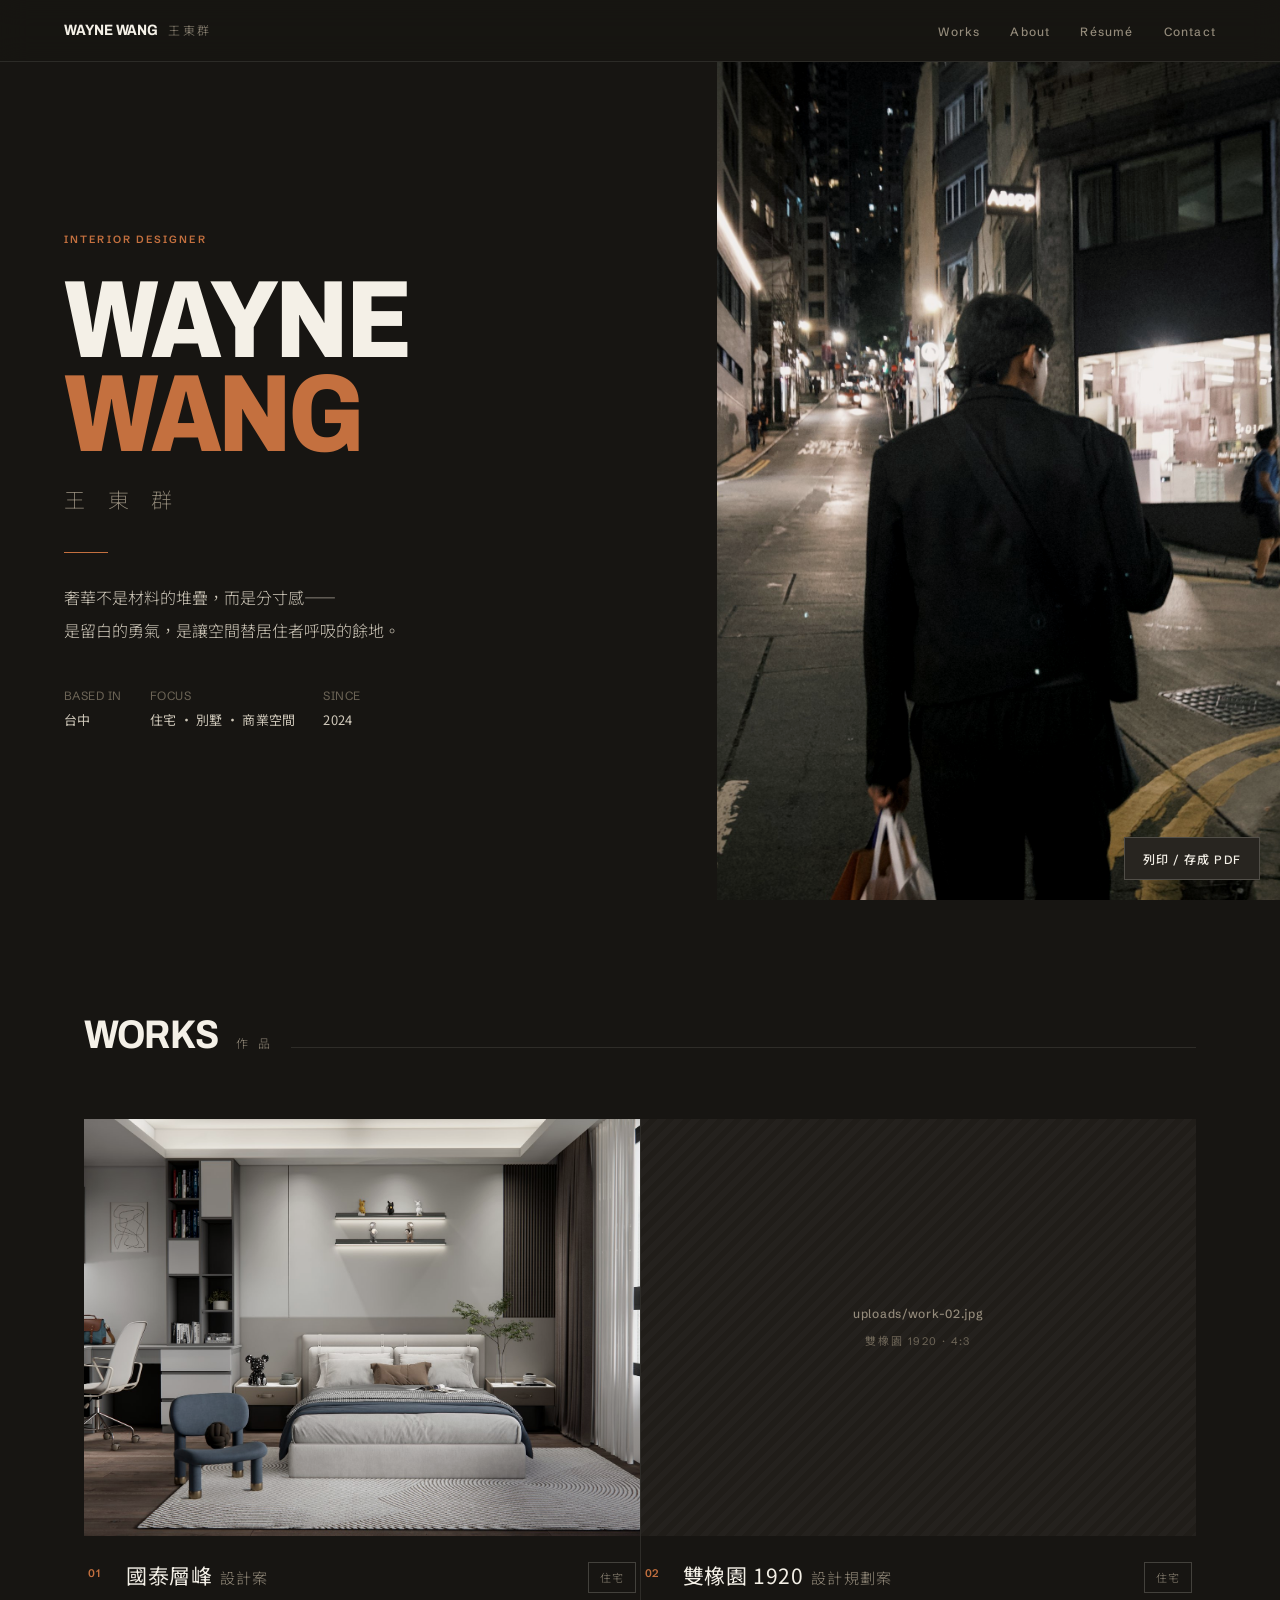
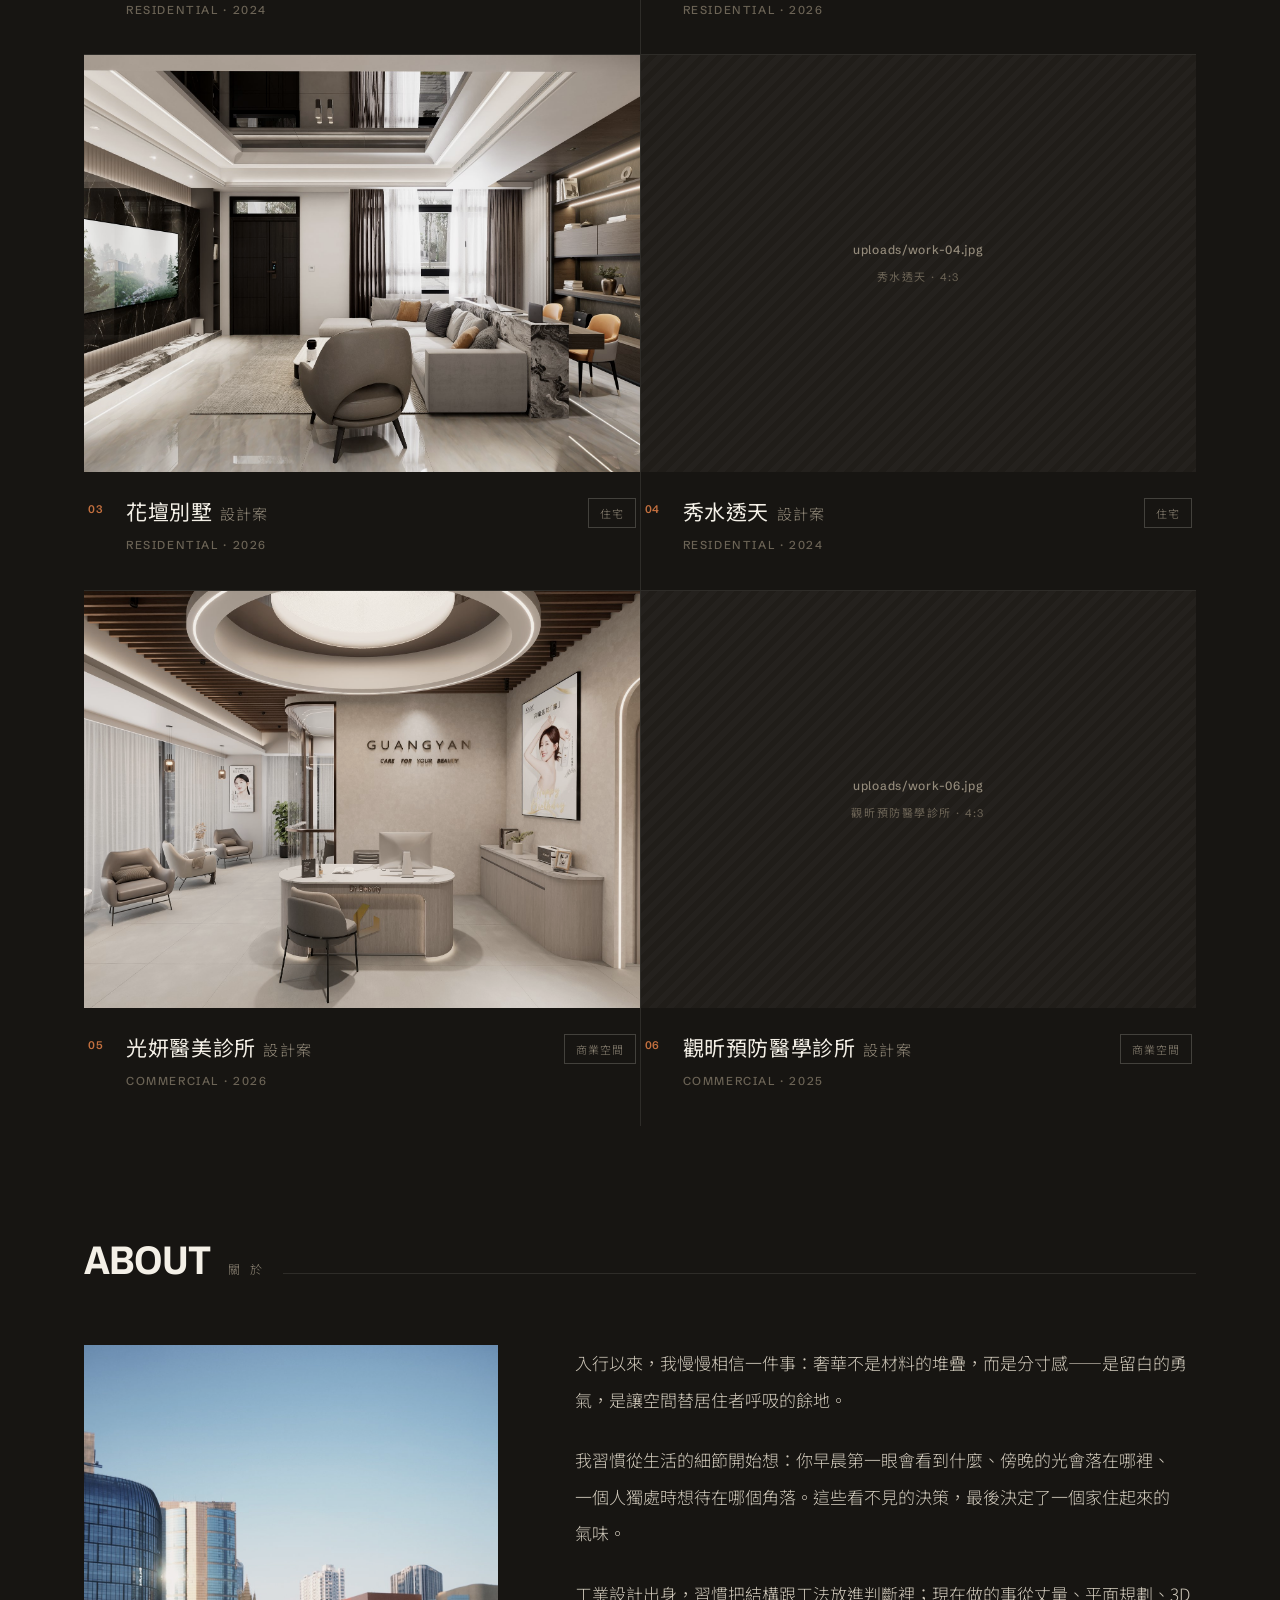
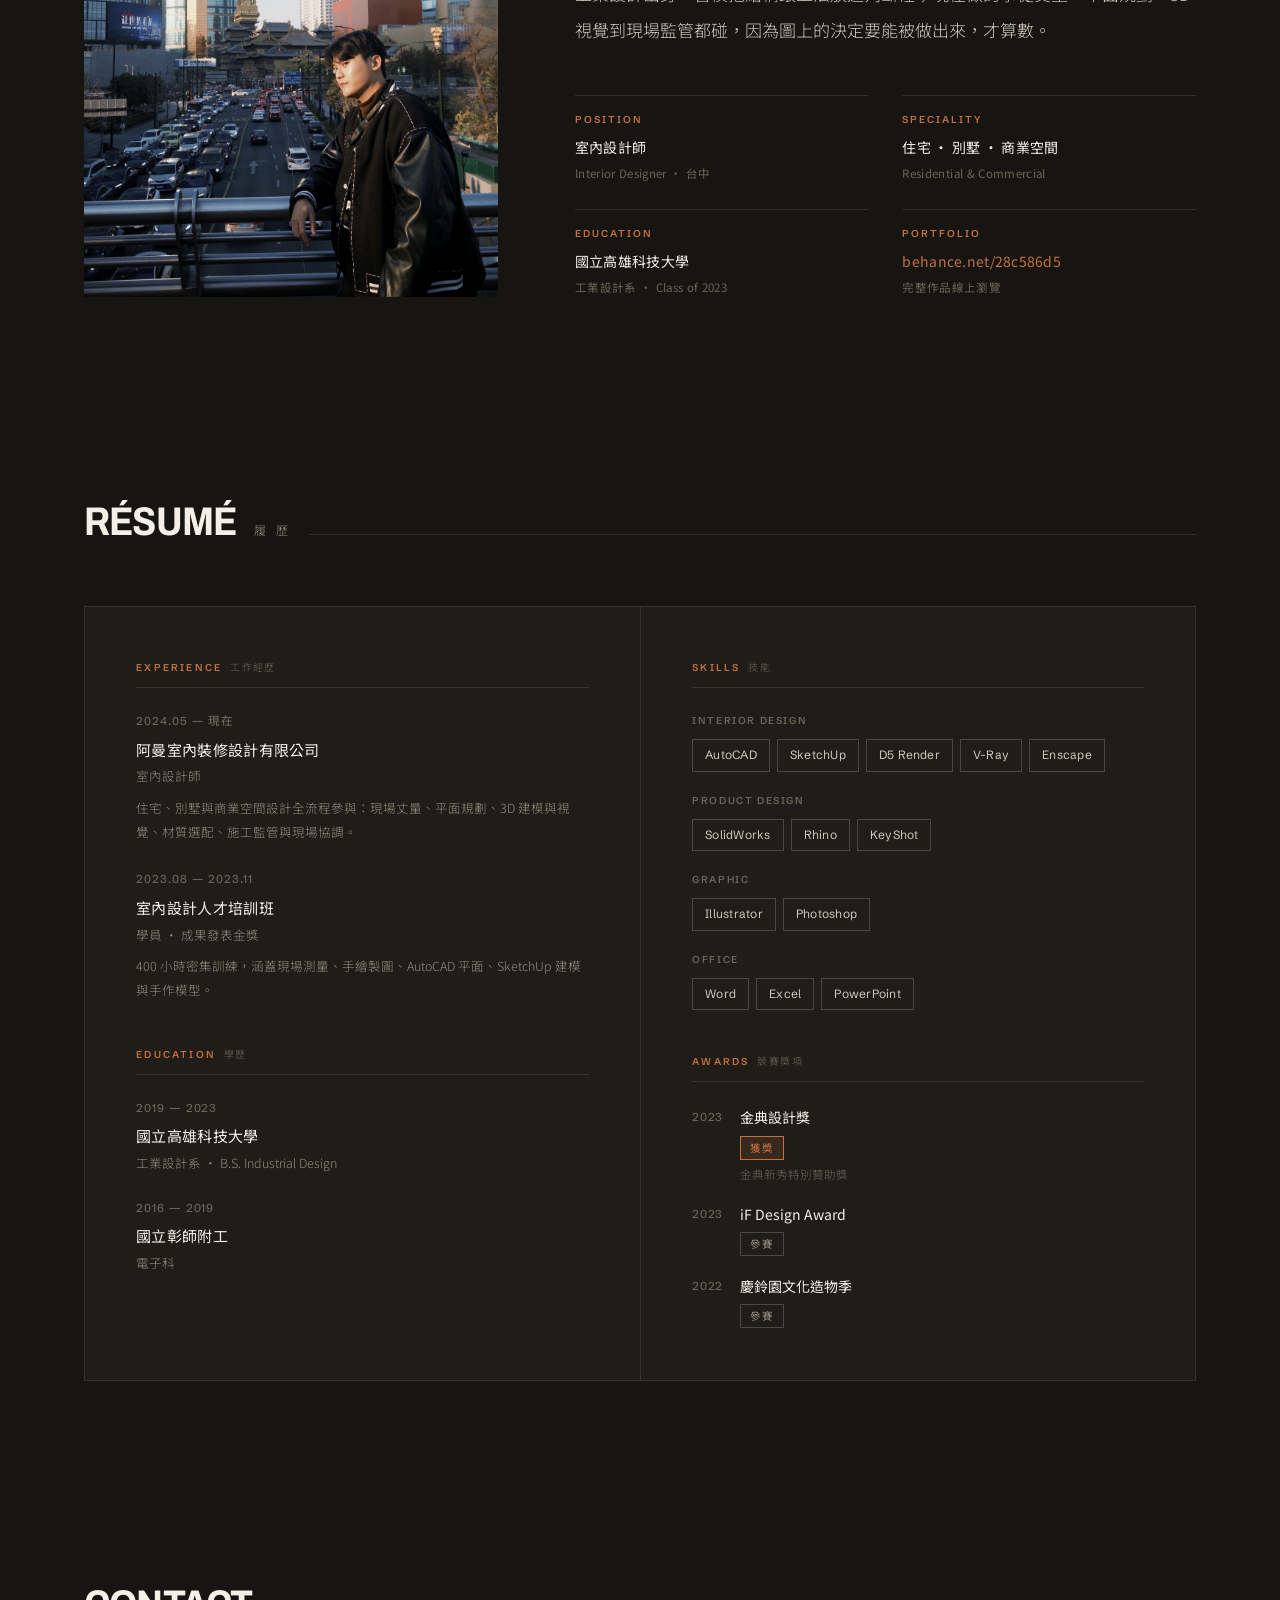
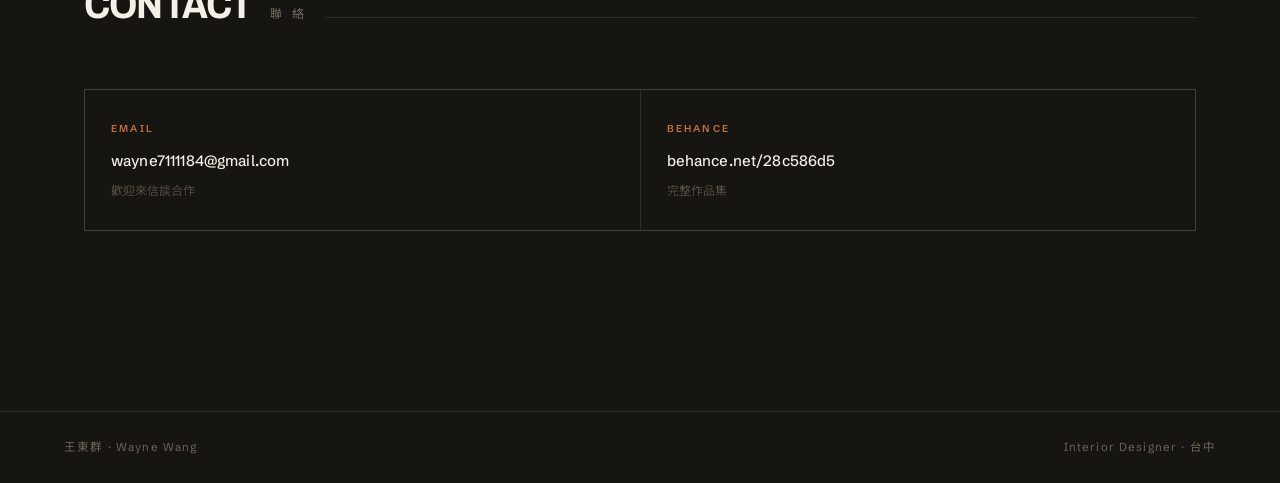
<file: index.html>
<!DOCTYPE html>
<html lang="zh-TW">
<head>
<meta charset="UTF-8">
<meta name="viewport" content="width=device-width, initial-scale=1.0">
<title>王東群 Wayne Wang — 室內設計師</title>
<meta name="description" content="王東群 Wayne Wang，室內設計師。住宅、別墅與商業空間設計，從現場丈量、平面規劃、3D 視覺到施工監管全流程參與。">
<meta name="author" content="王東群 Wayne Wang">
<link rel="canonical" href="https://waynewang-design.github.io/">
<link rel="icon" href="data:image/svg+xml,%3Csvg xmlns='http://www.w3.org/2000/svg' viewBox='0 0 32 32'%3E%3Crect width='32' height='32' fill='%23171512'/%3E%3Ctext x='16' y='23' font-family='Helvetica,Arial' font-size='19' font-weight='700' fill='%23C4703F' text-anchor='middle'%3EW%3C/text%3E%3C/svg%3E">
<meta property="og:type" content="website">
<meta property="og:url" content="https://waynewang-design.github.io/">
<meta property="og:title" content="王東群 Wayne Wang — 室內設計師">
<meta property="og:description" content="王東群 Wayne Wang，室內設計師。住宅、別墅與商業空間設計，從現場丈量、平面規劃、3D 視覺到施工監管全流程參與。">
<meta property="og:image" content="https://waynewang-design.github.io/uploads/og-cover.jpg">
<meta property="og:image:width" content="1200">
<meta property="og:image:height" content="630">
<meta property="og:locale" content="zh_TW">
<meta name="twitter:card" content="summary_large_image">
<link rel="preconnect" href="https://fonts.googleapis.com">
<link rel="preconnect" href="https://fonts.gstatic.com" crossorigin>
<link href="https://fonts.googleapis.com/css2?family=Archivo:wdth,wght@75..125,400..900&family=Schibsted+Grotesk:wght@300;400;500;600;700&family=Noto+Sans+TC:wght@200;300;400;500;700&display=swap" rel="stylesheet">
<link rel="stylesheet" href="assets/site.css">
</head>
<body>

<nav class="nav">
  <a href="#top" class="brand">Wayne Wang<span>王東群</span></a>
  <ul>
    <li><a href="#works">Works</a></li>
    <li><a href="#about">About</a></li>
    <li><a href="#resume">Résumé</a></li>
    <li><a href="#contact">Contact</a></li>
  </ul>
</nav>

<!-- ════════ HERO ════════ -->
<section class="hero" id="top">
  <div class="hero-txt">
    <div class="eyebrow">Interior Designer</div>
    <h1 class="hero-name">Wayne<br><i>Wang</i></h1>
    <div class="hero-zh">王 東 群</div>
    <div class="hero-line"></div>
    <p class="hero-bio">
      奢華不是材料的堆疊，而是分寸感——<br>
      是留白的勇氣，是讓空間替居住者呼吸的餘地。
    </p>
    <div class="hero-meta">
      <div>BASED IN<b>台中</b></div>
      <div>FOCUS<b>住宅 · 別墅 · 商業空間</b></div>
      <div>SINCE<b>2024</b></div>
    </div>
  </div>
  <div class="hero-photo">
    <div class="slot">
      <img src="uploads/portrait.jpg" fetchpriority="high" decoding="async" alt="王東群" onerror="imgFallback(this)">
      <div class="hint"><b>uploads/portrait.jpg</b>直式人像照 · 建議 3:4 以上</div>
    </div>
  </div>
</section>

<!-- ════════ WORKS ════════ -->
<section id="works">
  <div class="container sec" style="padding-bottom:0">
    <div class="sec-head">
      <h2>Works</h2><span class="zh">作 品</span><span class="ln"></span>
    </div>
    <div class="works">

      <a class="work" href="works/guotai.html">
        <div class="slot">
          <img src="uploads/work-01.jpg" loading="lazy" decoding="async" alt="國泰層峰" onerror="imgFallback(this)">
          <div class="hint"><b>uploads/work-01.jpg</b>國泰層峰 · 4:3</div>
        </div>
        <div class="work-info">
          <span class="work-idx">01</span>
          <div class="work-body">
            <div class="work-title">國泰層峰<small>設計案</small></div>
            <div class="work-meta">Residential · 2024</div>
          </div>
          <span class="work-tag">住宅</span>
        </div>
      </a>

      <a class="work" href="works/shuangxiang-1920.html">
        <div class="slot">
          <img src="uploads/work-02.jpg" loading="lazy" decoding="async" alt="雙橡園 1920" onerror="imgFallback(this)">
          <div class="hint"><b>uploads/work-02.jpg</b>雙橡園 1920 · 4:3</div>
        </div>
        <div class="work-info">
          <span class="work-idx">02</span>
          <div class="work-body">
            <div class="work-title">雙橡園 1920<small>設計規劃案</small></div>
            <div class="work-meta">Residential · 2026</div>
          </div>
          <span class="work-tag">住宅</span>
        </div>
      </a>

      <a class="work" href="works/huatan-villa.html">
        <div class="slot">
          <img src="uploads/work-03.jpg" loading="lazy" decoding="async" alt="花壇別墅" onerror="imgFallback(this)">
          <div class="hint"><b>uploads/work-03.jpg</b>花壇別墅 · 4:3</div>
        </div>
        <div class="work-info">
          <span class="work-idx">03</span>
          <div class="work-body">
            <div class="work-title">花壇別墅<small>設計案</small></div>
            <div class="work-meta">Residential · 2026</div>
          </div>
          <span class="work-tag">住宅</span>
        </div>
      </a>

      <a class="work" href="works/xiushui-house.html">
        <div class="slot">
          <img src="uploads/work-04.jpg" loading="lazy" decoding="async" alt="秀水透天" onerror="imgFallback(this)">
          <div class="hint"><b>uploads/work-04.jpg</b>秀水透天 · 4:3</div>
        </div>
        <div class="work-info">
          <span class="work-idx">04</span>
          <div class="work-body">
            <div class="work-title">秀水透天<small>設計案</small></div>
            <div class="work-meta">Residential · 2024</div>
          </div>
          <span class="work-tag">住宅</span>
        </div>
      </a>

      <a class="work" href="works/guangyan-clinic.html">
        <div class="slot">
          <img src="uploads/work-05.jpg" loading="lazy" decoding="async" alt="光妍醫美診所" onerror="imgFallback(this)">
          <div class="hint"><b>uploads/work-05.jpg</b>光妍醫美診所 · 4:3</div>
        </div>
        <div class="work-info">
          <span class="work-idx">05</span>
          <div class="work-body">
            <div class="work-title">光妍醫美診所<small>設計案</small></div>
            <div class="work-meta">Commercial · 2026</div>
          </div>
          <span class="work-tag">商業空間</span>
        </div>
      </a>

      <a class="work" href="works/guanxin-clinic.html">
        <div class="slot">
          <img src="uploads/work-06.jpg" loading="lazy" decoding="async" alt="觀昕預防醫學診所" onerror="imgFallback(this)">
          <div class="hint"><b>uploads/work-06.jpg</b>觀昕預防醫學診所 · 4:3</div>
        </div>
        <div class="work-info">
          <span class="work-idx">06</span>
          <div class="work-body">
            <div class="work-title">觀昕預防醫學診所<small>設計案</small></div>
            <div class="work-meta">Commercial · 2025</div>
          </div>
          <span class="work-tag">商業空間</span>
        </div>
      </a>

    </div>
  </div>
</section>

<!-- ════════ ABOUT ════════ -->
<section id="about">
  <div class="container sec">
    <div class="sec-head">
      <h2>About</h2><span class="zh">關 於</span><span class="ln"></span>
    </div>
    <div class="about">
      <div class="slot">
        <img src="uploads/about.jpg" loading="lazy" decoding="async" alt="王東群" onerror="imgFallback(this)">
        <div class="hint"><b>uploads/about.jpg</b>工作照或人像 · 3:4</div>
      </div>
      <div>
        <div class="about-bio">
          <p>入行以來，我慢慢相信一件事：奢華不是材料的堆疊，而是分寸感——是留白的勇氣，是讓空間替居住者呼吸的餘地。</p>
          <p>我習慣從生活的細節開始想：你早晨第一眼會看到什麼、傍晚的光會落在哪裡、一個人獨處時想待在哪個角落。這些看不見的決策，最後決定了一個家住起來的氣味。</p>
          <p>工業設計出身，習慣把結構跟工法放進判斷裡；現在做的事從丈量、平面規劃、3D 視覺到現場監管都碰，因為圖上的決定要能被做出來，才算數。</p>
        </div>
        <div class="kv-grid">
          <div class="kv">
            <div class="k">Position</div>
            <div class="v">室內設計師<span class="s">Interior Designer · 台中</span></div>
          </div>
          <div class="kv">
            <div class="k">Speciality</div>
            <div class="v">住宅 · 別墅 · 商業空間<span class="s">Residential &amp; Commercial</span></div>
          </div>
          <div class="kv">
            <div class="k">Education</div>
            <div class="v">國立高雄科技大學<span class="s">工業設計系 · Class of 2023</span></div>
          </div>
          <div class="kv">
            <div class="k">Portfolio</div>
            <div class="v"><a href="https://www.behance.net/28c586d5" target="_blank" rel="noopener">behance.net/28c586d5</a><span class="s">完整作品線上瀏覽</span></div>
          </div>
        </div>
      </div>
    </div>
  </div>
</section>

<!-- ════════ RÉSUMÉ ════════ -->
<section id="resume">
  <div class="container sec">
    <div class="sec-head">
      <h2>Résumé</h2><span class="zh">履 歷</span><span class="ln"></span>
    </div>
    <div class="sheet">
      <div class="sheet-col">
        <div class="r-sec">
          <div class="r-label">Experience<span>工作經歷</span></div>
          <div class="exp">
            <div class="when">2024.05 — 現在</div>
            <div class="org">阿曼室內裝修設計有限公司</div>
            <div class="role">室內設計師</div>
            <div class="note">住宅、別墅與商業空間設計全流程參與：現場丈量、平面規劃、3D 建模與視覺、材質選配、施工監管與現場協調。</div>
          </div>
          <div class="exp">
            <div class="when">2023.08 — 2023.11</div>
            <div class="org">室內設計人才培訓班</div>
            <div class="role">學員 · 成果發表金獎</div>
            <div class="note">400 小時密集訓練，涵蓋現場測量、手繪製圖、AutoCAD 平面、SketchUp 建模與手作模型。</div>
          </div>
        </div>
        <div class="r-sec">
          <div class="r-label">Education<span>學歷</span></div>
          <div class="exp">
            <div class="when">2019 — 2023</div>
            <div class="org">國立高雄科技大學</div>
            <div class="role">工業設計系 · B.S. Industrial Design</div>
          </div>
          <div class="exp">
            <div class="when">2016 — 2019</div>
            <div class="org">國立彰師附工</div>
            <div class="role">電子科</div>
          </div>
        </div>
      </div>

      <div class="sheet-col">
        <div class="r-sec">
          <div class="r-label">Skills<span>技能</span></div>
          <div class="sk">
            <div class="g">Interior Design</div>
            <div class="tags"><span class="tag">AutoCAD</span><span class="tag">SketchUp</span><span class="tag">D5 Render</span><span class="tag">V-Ray</span><span class="tag">Enscape</span></div>
          </div>
          <div class="sk">
            <div class="g">Product Design</div>
            <div class="tags"><span class="tag">SolidWorks</span><span class="tag">Rhino</span><span class="tag">KeyShot</span></div>
          </div>
          <div class="sk">
            <div class="g">Graphic</div>
            <div class="tags"><span class="tag">Illustrator</span><span class="tag">Photoshop</span></div>
          </div>
          <div class="sk">
            <div class="g">Office</div>
            <div class="tags"><span class="tag">Word</span><span class="tag">Excel</span><span class="tag">PowerPoint</span></div>
          </div>
        </div>
        <div class="r-sec">
          <div class="r-label">Awards<span>競賽獎項</span></div>
          <div class="aw">
            <div class="yr">2023</div>
            <div>
              <div class="n">金典設計獎</div>
              <div class="badge win">獲獎</div>
              <div class="sub">金典新秀特別贊助獎</div>
            </div>
          </div>
          <div class="aw">
            <div class="yr">2023</div>
            <div>
              <div class="n">iF Design Award</div>
              <div class="badge">參賽</div>
            </div>
          </div>
          <div class="aw">
            <div class="yr">2022</div>
            <div>
              <div class="n">慶鈴園文化造物季</div>
              <div class="badge">參賽</div>
            </div>
          </div>
        </div>
      </div>
    </div>
  </div>
</section>

<!-- ════════ CONTACT ════════ -->
<section id="contact">
  <div class="container sec">
    <div class="sec-head">
      <h2>Contact</h2><span class="zh">聯 絡</span><span class="ln"></span>
    </div>
    <div class="contact">
      <div class="c-item">
        <div class="k">Email</div>
        <a class="v" href="mailto:wayne7111184@gmail.com">wayne7111184@gmail.com</a>
        <div class="s">歡迎來信談合作</div>
      </div>
      <div class="c-item">
        <div class="k">Behance</div>
        <a class="v" href="https://www.behance.net/28c586d5" target="_blank" rel="noopener">behance.net/28c586d5</a>
        <div class="s">完整作品集</div>
      </div>
    </div>
  </div>
</section>

<footer>
  <div>王東群 · Wayne Wang</div>
  <div>Interior Designer · 台中</div>
</footer>

<button class="print-btn" onclick="window.print()"><span class="pb-long">列印 / 存成 PDF</span><span class="pb-short">PDF</span></button>

<script>
/* 圖片副檔名自動容錯：丟 .jpg / .png / .jpeg / .webp，
   甚至 Windows 常見的 work-01.jpg.jpg 都找得到。全找不到才顯示提示框 */
function imgFallback(img){
  var exts = ['.jpg','.png','.jpeg','.webp','.JPG','.PNG','.jpg.jpg','.png.png'];
  if(!img.dataset.base){
    img.dataset.base = img.getAttribute('src').replace(/\.[a-z0-9]+$/i,'');
    img.dataset.i = '0';
  }
  var i = parseInt(img.dataset.i, 10);
  while(i < exts.length){
    var cand = img.dataset.base + exts[i];
    i++;
    if(cand !== img.getAttribute('src')){
      img.dataset.i = i;
      img.setAttribute('src', cand);
      return;
    }
  }
  img.remove();
}
</script>

</body>
</html>
</file>
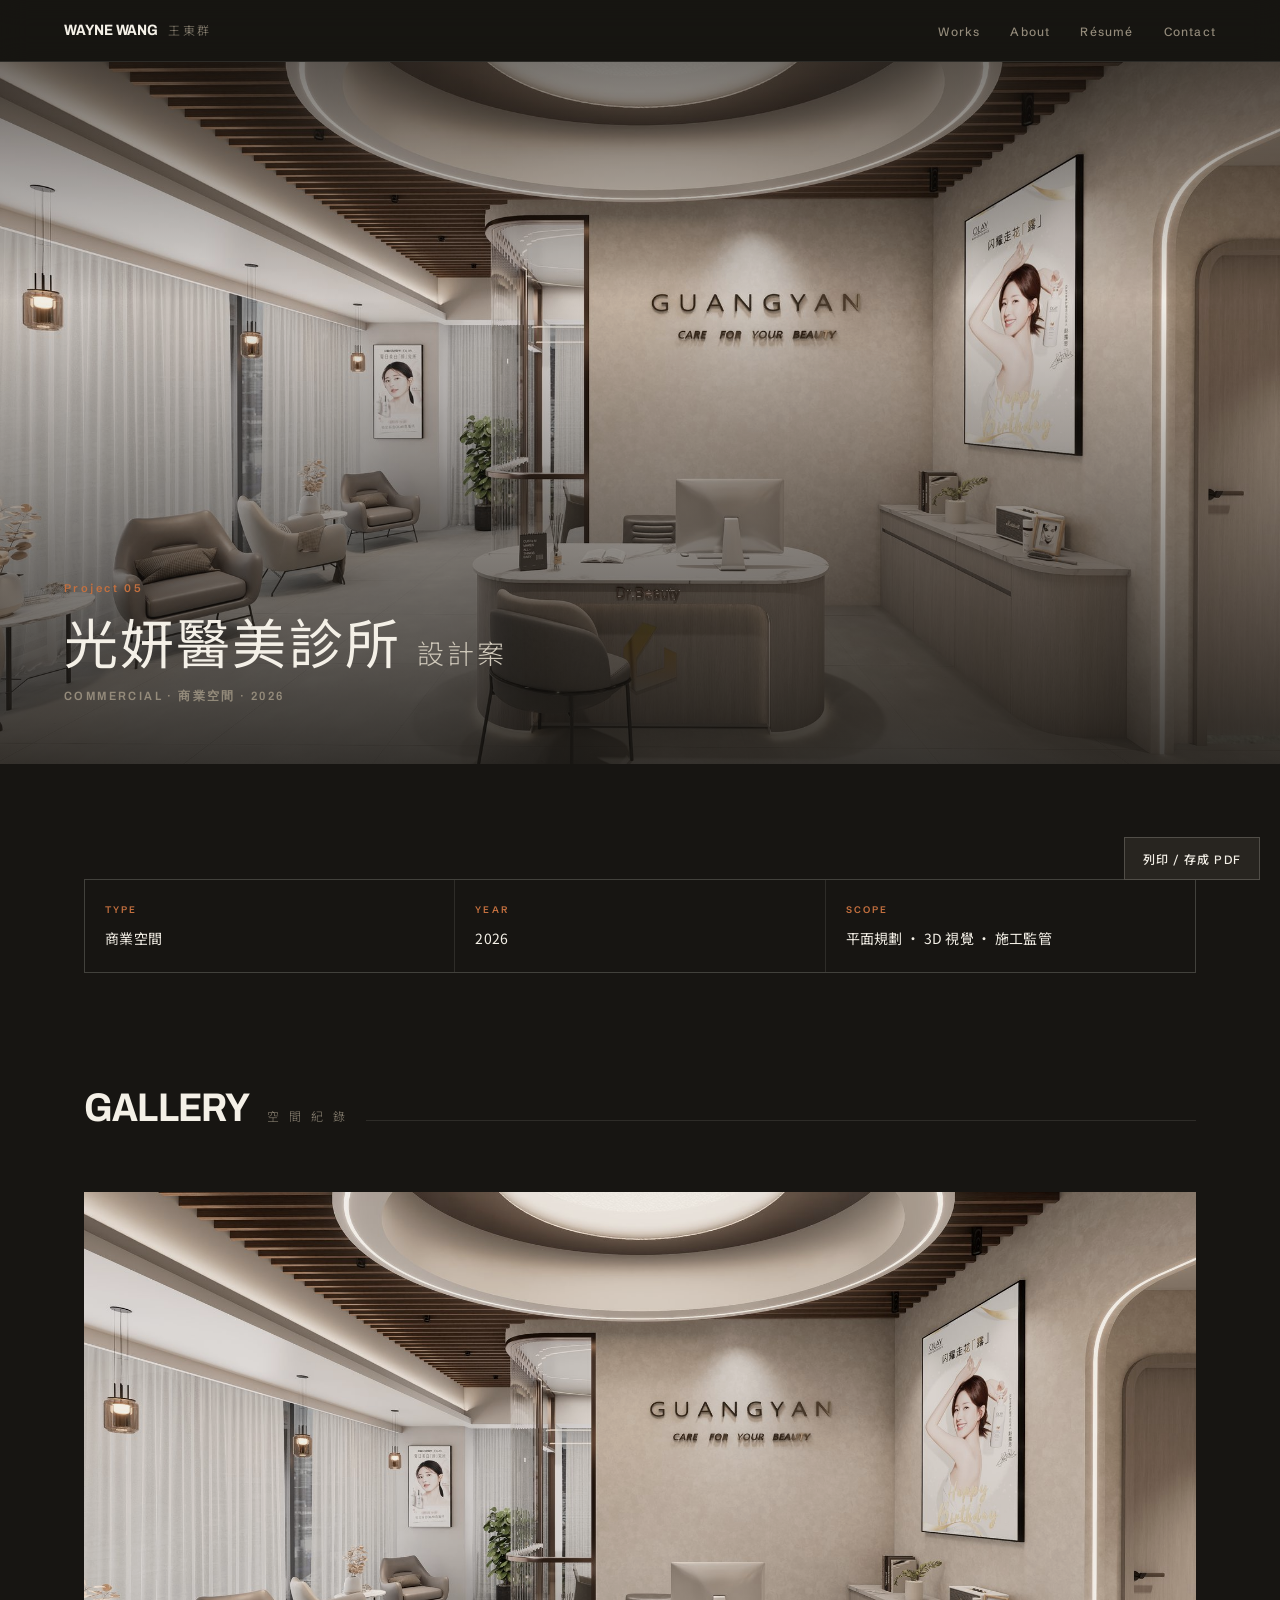
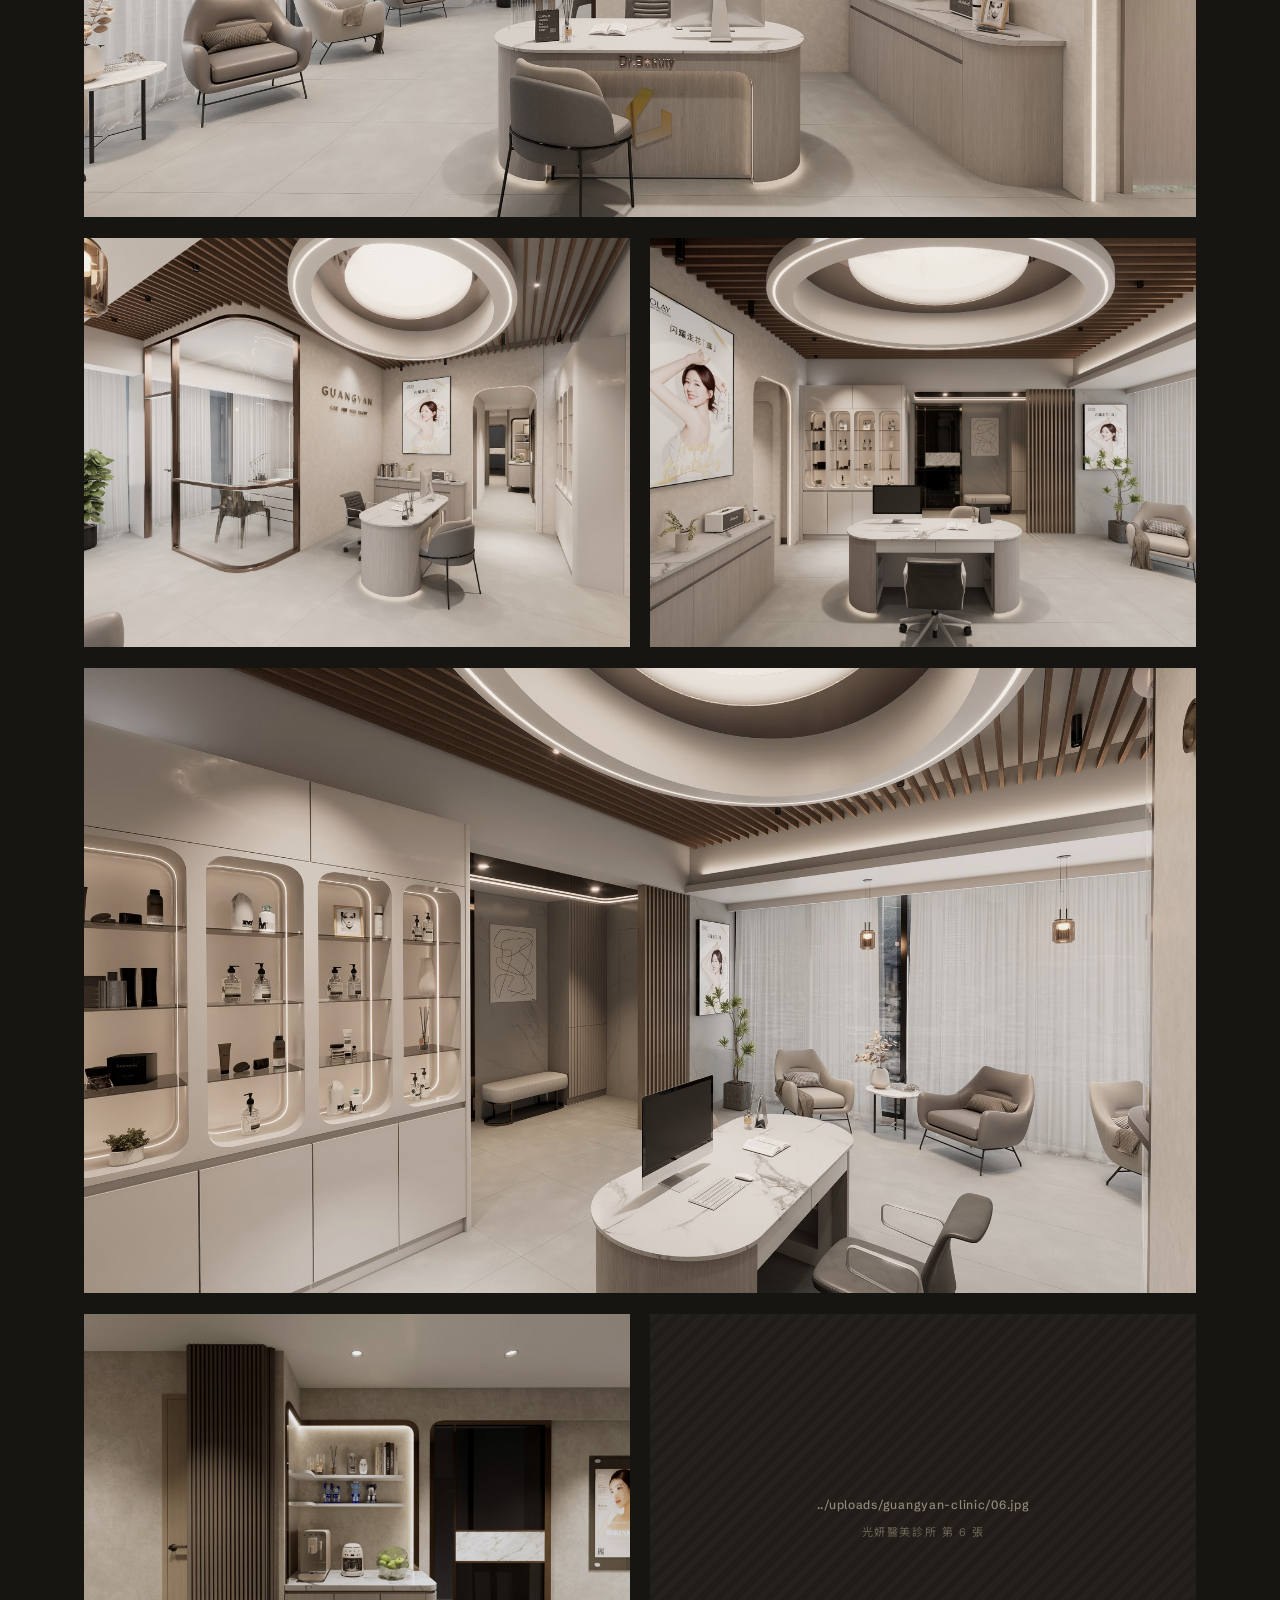
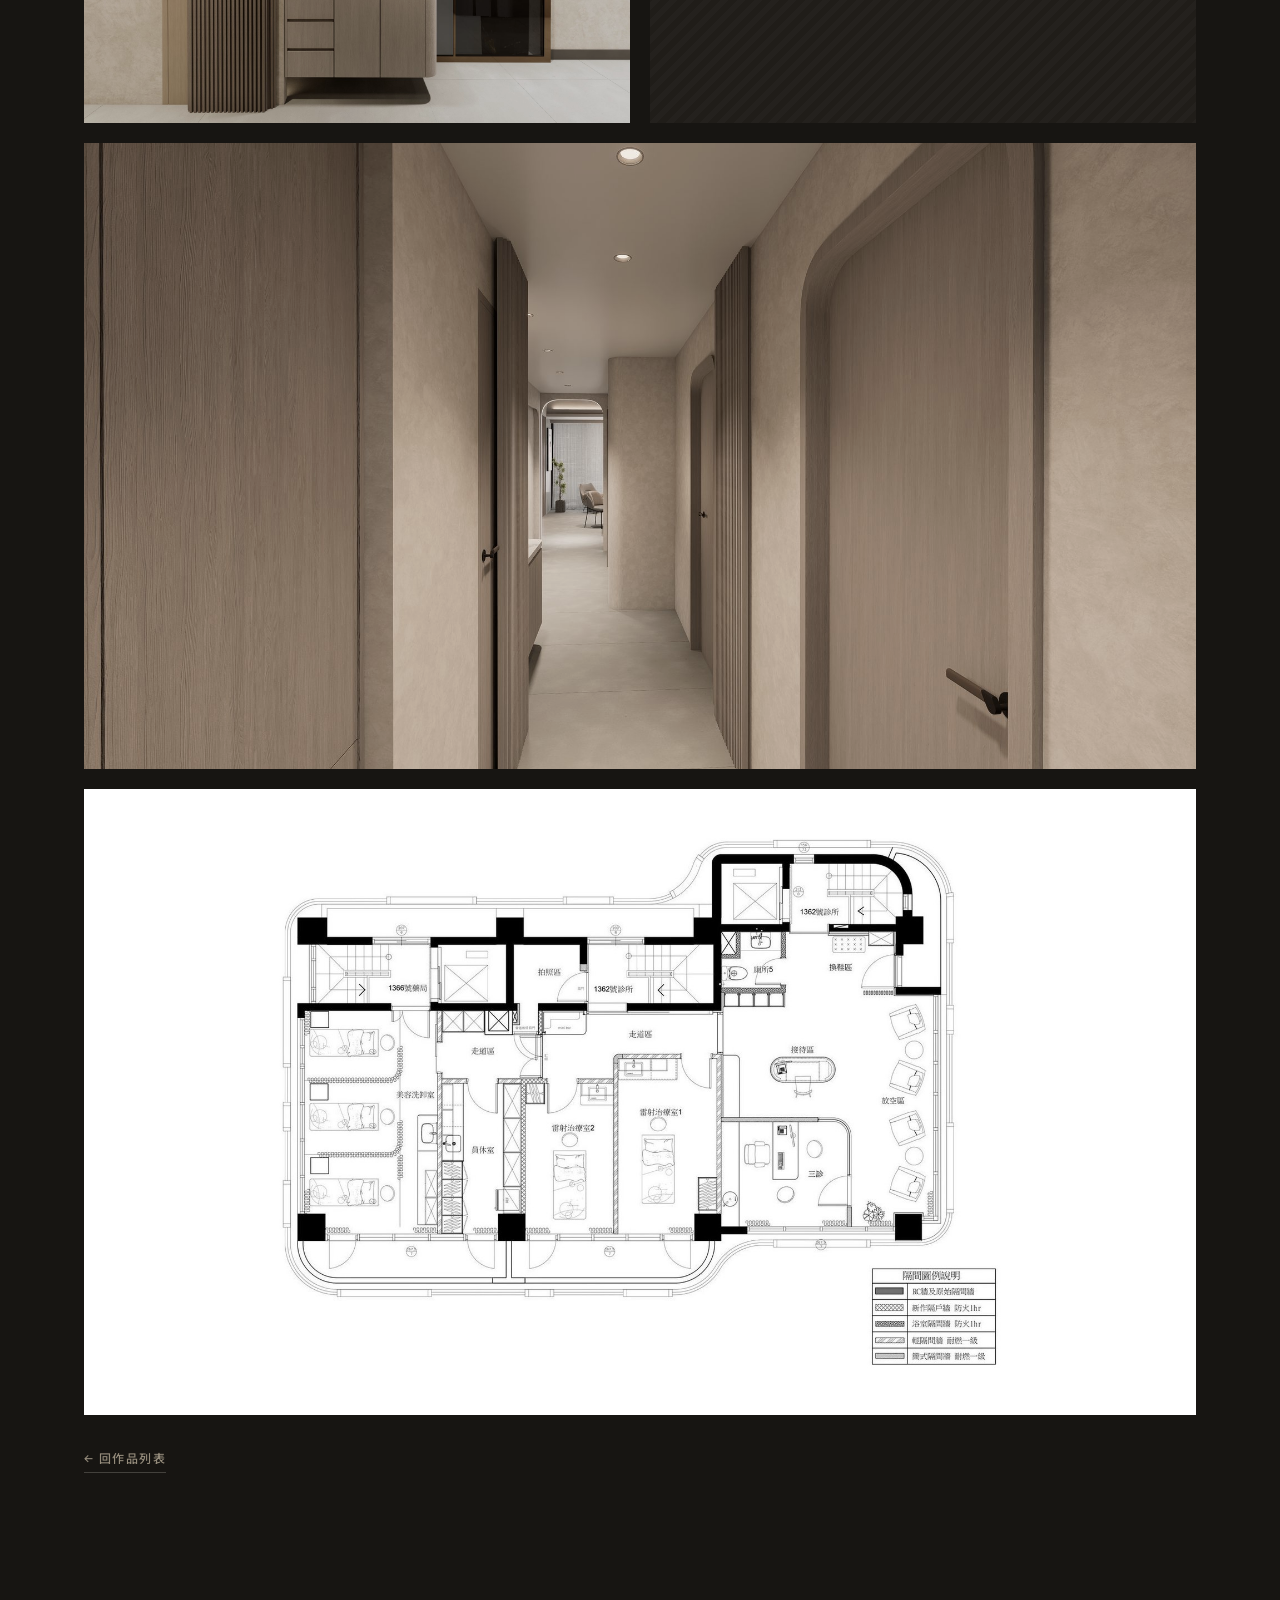
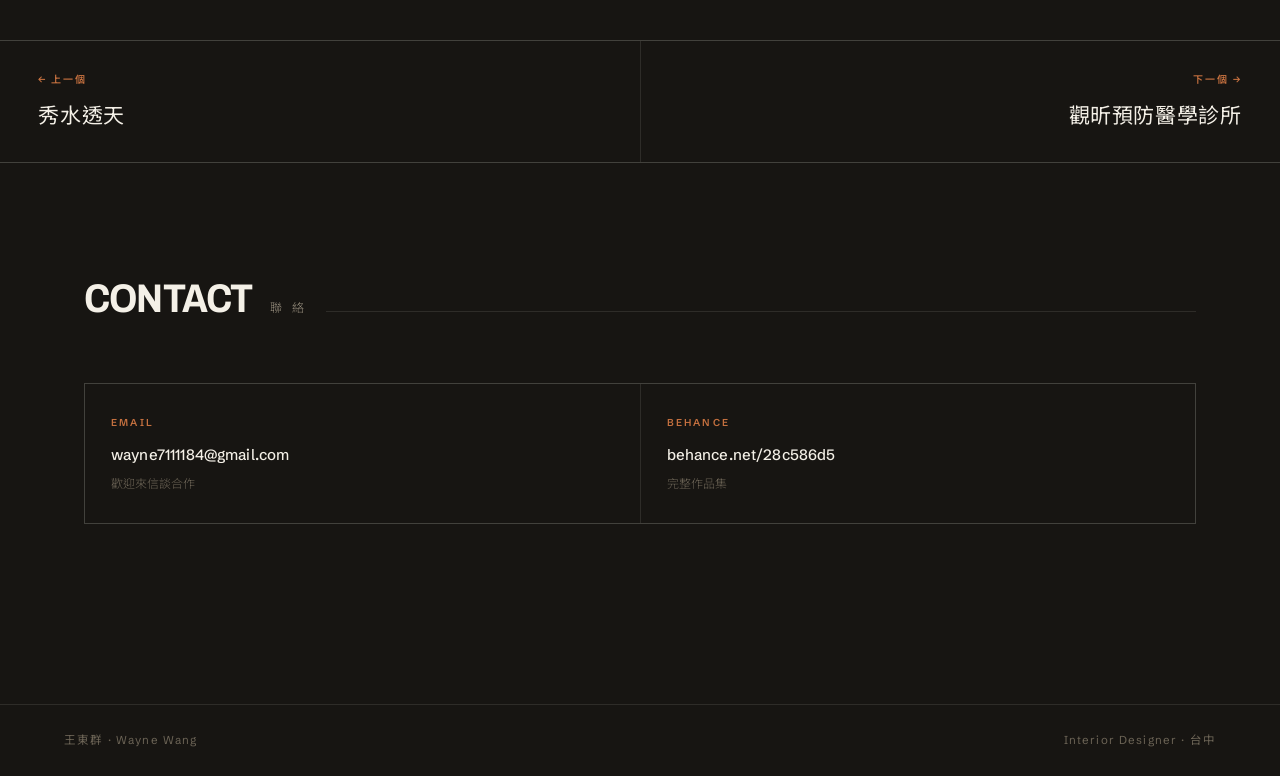
<file: works/guangyan-clinic.html>
<!DOCTYPE html>
<html lang="zh-TW">
<head>
<meta charset="UTF-8">
<meta name="viewport" content="width=device-width, initial-scale=1.0">
<title>光妍醫美診所設計案 — 王東群 Wayne Wang</title>
<meta name="description" content="光妍醫美診所設計案｜商業空間 · 2026｜王東群 Wayne Wang 室內設計作品">
<link rel="canonical" href="https://waynewang-design.github.io/works/guangyan-clinic.html">
<link rel="icon" href="data:image/svg+xml,%3Csvg xmlns='http://www.w3.org/2000/svg' viewBox='0 0 32 32'%3E%3Crect width='32' height='32' fill='%23171512'/%3E%3Ctext x='16' y='23' font-family='Helvetica,Arial' font-size='19' font-weight='700' fill='%23C4703F' text-anchor='middle'%3EW%3C/text%3E%3C/svg%3E">
<meta property="og:type" content="article">
<meta property="og:url" content="https://waynewang-design.github.io/works/guangyan-clinic.html">
<meta property="og:title" content="光妍醫美診所設計案 — 王東群 Wayne Wang">
<meta property="og:description" content="光妍醫美診所設計案｜商業空間 · 2026｜王東群 Wayne Wang 室內設計作品">
<meta property="og:image" content="https://waynewang-design.github.io/uploads/work-05.jpg">
<meta property="og:locale" content="zh_TW">
<meta name="twitter:card" content="summary_large_image">
<link rel="preconnect" href="https://fonts.googleapis.com">
<link rel="preconnect" href="https://fonts.gstatic.com" crossorigin>
<link href="https://fonts.googleapis.com/css2?family=Archivo:wdth,wght@75..125,400..900&family=Schibsted+Grotesk:wght@300;400;500;600;700&family=Noto+Sans+TC:wght@200;300;400;500;700&display=swap" rel="stylesheet">
<link rel="stylesheet" href="../assets/site.css">
</head>
<body>

<nav class="nav">
  <a href="../index.html" class="brand">Wayne Wang<span>王東群</span></a>
  <ul>
    <li><a href="../index.html#works">Works</a></li>
    <li><a href="../index.html#about">About</a></li>
    <li><a href="../index.html#resume">Résumé</a></li>
    <li><a href="../index.html#contact">Contact</a></li>
  </ul>
</nav>

<header class="p-hero">
  <div class="slot"><img src="../uploads/work-05.jpg" alt="光妍醫美診所" fetchpriority="high" decoding="async" onerror="imgFallback(this)"><div class="hint"><b>../uploads/work-05.jpg</b>光妍醫美診所</div></div>
  <div class="p-head">
    <div class="inner">
      <div class="p-no">Project 05</div>
      <h1 class="p-title">光妍醫美診所<small>設計案</small></h1>
      <div class="p-sub">Commercial · 商業空間 · 2026</div>
    </div>
  </div>
</header>

<section class="container sec" style="padding-bottom:0">
  <div class="p-meta">
        <div><div class="k">Type</div><div class="v">商業空間</div></div>
        <div><div class="k">Year</div><div class="v">2026</div></div>
        <div><div class="k">Scope</div><div class="v">平面規劃 · 3D 視覺 · 施工監管</div></div>
  </div>
</section>


<section class="container sec">
  <div class="sec-head"><h2>Gallery</h2><span class="zh">空 間 紀 錄</span><span class="ln"></span></div>
  <div class="gallery">
      <div class="g-item"><div class="slot"><img src="../uploads/guangyan-clinic/01.jpg" alt="光妍醫美診所 第 1 張" loading="lazy" decoding="async" onerror="imgFallback(this)"><div class="hint"><b>../uploads/guangyan-clinic/01.jpg</b>光妍醫美診所 第 1 張</div></div>
      </div>
      <div class="g-item"><div class="slot"><img src="../uploads/guangyan-clinic/02.jpg" alt="光妍醫美診所 第 2 張" loading="lazy" decoding="async" onerror="imgFallback(this)"><div class="hint"><b>../uploads/guangyan-clinic/02.jpg</b>光妍醫美診所 第 2 張</div></div>
      </div>
      <div class="g-item"><div class="slot"><img src="../uploads/guangyan-clinic/03.jpg" alt="光妍醫美診所 第 3 張" loading="lazy" decoding="async" onerror="imgFallback(this)"><div class="hint"><b>../uploads/guangyan-clinic/03.jpg</b>光妍醫美診所 第 3 張</div></div>
      </div>
      <div class="g-item"><div class="slot"><img src="../uploads/guangyan-clinic/04.jpg" alt="光妍醫美診所 第 4 張" loading="lazy" decoding="async" onerror="imgFallback(this)"><div class="hint"><b>../uploads/guangyan-clinic/04.jpg</b>光妍醫美診所 第 4 張</div></div>
      </div>
      <div class="g-item"><div class="slot"><img src="../uploads/guangyan-clinic/05.jpg" alt="光妍醫美診所 第 5 張" loading="lazy" decoding="async" onerror="imgFallback(this)"><div class="hint"><b>../uploads/guangyan-clinic/05.jpg</b>光妍醫美診所 第 5 張</div></div>
      </div>
      <div class="g-item"><div class="slot"><img src="../uploads/guangyan-clinic/06.jpg" alt="光妍醫美診所 第 6 張" loading="lazy" decoding="async" onerror="imgFallback(this)"><div class="hint"><b>../uploads/guangyan-clinic/06.jpg</b>光妍醫美診所 第 6 張</div></div>
      </div>
      <div class="g-item"><div class="slot"><img src="../uploads/guangyan-clinic/07.jpg" alt="光妍醫美診所 第 7 張" loading="lazy" decoding="async" onerror="imgFallback(this)"><div class="hint"><b>../uploads/guangyan-clinic/07.jpg</b>光妍醫美診所 第 7 張</div></div>
      </div>
      <div class="g-item plan"><div class="slot"><img src="../uploads/guangyan-clinic/08.jpg" alt="光妍醫美診所 第 8 張" loading="lazy" decoding="async" onerror="imgFallback(this)"><div class="hint"><b>../uploads/guangyan-clinic/08.jpg</b>光妍醫美診所 第 8 張</div></div>
      </div>
  </div>
  <a class="p-back" href="../index.html#works">← 回作品列表</a>
</section>

<nav class="p-nav">
    <a class="prev" href="xiushui-house.html">
      <div class="dir">← 上一個</div>
      <div class="nm">秀水透天</div>
    </a>
    <a class="next" href="guanxin-clinic.html">
      <div class="dir">下一個 →</div>
      <div class="nm">觀昕預防醫學診所</div>
    </a>
</nav>

<section class="container sec">
  <div class="sec-head"><h2>Contact</h2><span class="zh">聯 絡</span><span class="ln"></span></div>
  <div class="contact">
    <div class="c-item">
      <div class="k">Email</div>
      <a class="v" href="mailto:wayne7111184@gmail.com">wayne7111184@gmail.com</a>
      <div class="s">歡迎來信談合作</div>
    </div>
    <div class="c-item">
      <div class="k">Behance</div>
      <a class="v" href="https://www.behance.net/28c586d5" target="_blank" rel="noopener">behance.net/28c586d5</a>
      <div class="s">完整作品集</div>
    </div>
  </div>
</section>

<footer>
  <div>王東群 · Wayne Wang</div>
  <div>Interior Designer · 台中</div>
</footer>

<button class="print-btn" onclick="window.print()"><span class="pb-long">列印 / 存成 PDF</span><span class="pb-short">PDF</span></button>

<script>
/* 圖片副檔名容錯；畫廊圖找不到就整格移除，版面不會開天窗 */
function imgFallback(img){
  var exts = ['.jpg','.png','.jpeg','.webp','.JPG','.PNG','.jpg.jpg','.png.png'];
  if(!img.dataset.base){
    img.dataset.base = img.getAttribute('src').replace(/\.[a-z0-9]+$/i,'');
    img.dataset.i = '0';
  }
  var i = parseInt(img.dataset.i, 10);
  while(i < exts.length){
    var cand = img.dataset.base + exts[i];
    i++;
    if(cand !== img.getAttribute('src')){
      img.dataset.i = i;
      img.setAttribute('src', cand);
      return;
    }
  }
  var cell = img.closest('.g-item');
  if(cell){
    var g = cell.parentElement;
    cell.remove();
    /* 整個畫廊都沒圖就把這一段收起來，不留空白區塊 */
    if(g && !g.querySelector('.g-item')){
      var sec = g.closest('section');
      if(sec){ sec.style.display = 'none'; }
    }
  } else {
    img.remove();
  }
}

/* ── 燈箱：點任何一張圖都能放大看，左右鍵換圖、Esc 關閉 ── */
(function(){
  var imgs = [], idx = 0, box, big, cap, count;

  function build(){
    box = document.createElement('div');
    box.className = 'lb';
    box.innerHTML =
      '<div class="lb-count"></div>' +
      '<img alt="">' +
      '<div class="lb-cap"></div>' +
      '<button class="lb-btn lb-prev" aria-label="上一張">‹</button>' +
      '<button class="lb-btn lb-next" aria-label="下一張">›</button>' +
      '<button class="lb-btn lb-close" aria-label="關閉">×</button>';
    document.body.appendChild(box);
    big = box.querySelector('img');
    cap = box.querySelector('.lb-cap');
    count = box.querySelector('.lb-count');
    box.querySelector('.lb-prev').onclick = function(e){ e.stopPropagation(); step(-1); };
    box.querySelector('.lb-next').onclick = function(e){ e.stopPropagation(); step(1); };
    box.querySelector('.lb-close').onclick = close;
    box.onclick = function(e){ if(e.target === box || e.target === big) close(); };
  }

  function show(i){
    idx = (i + imgs.length) % imgs.length;
    var el = imgs[idx];
    big.src = el.getAttribute('src');
    var c = el.closest('.g-item') ? el.closest('.g-item').querySelector('.g-cap') : null;
    cap.textContent = c ? c.textContent : '';
    count.textContent = (idx + 1) + ' / ' + imgs.length;
  }
  function step(d){ show(idx + d); }
  function close(){ box.classList.remove('on'); document.body.style.overflow = ''; }

  document.addEventListener('DOMContentLoaded', function(){
    imgs = [].slice.call(document.querySelectorAll('.gallery .slot img'));
    if(!imgs.length) return;
    build();
    imgs.forEach(function(el, i){
      el.addEventListener('click', function(){
        show(i); box.classList.add('on'); document.body.style.overflow = 'hidden';
      });
    });
    document.addEventListener('keydown', function(e){
      if(!box.classList.contains('on')) return;
      if(e.key === 'Escape') close();
      if(e.key === 'ArrowLeft') step(-1);
      if(e.key === 'ArrowRight') step(1);
    });
    /* 手機左右滑動換圖 */
    var x0 = null;
    box.addEventListener('touchstart', function(e){ x0 = e.touches[0].clientX; }, {passive:true});
    box.addEventListener('touchend', function(e){
      if(x0 === null) return;
      var dx = e.changedTouches[0].clientX - x0;
      if(Math.abs(dx) > 50) step(dx < 0 ? 1 : -1);
      x0 = null;
    }, {passive:true});
  });
})();
</script>
</body>
</html>
</file>
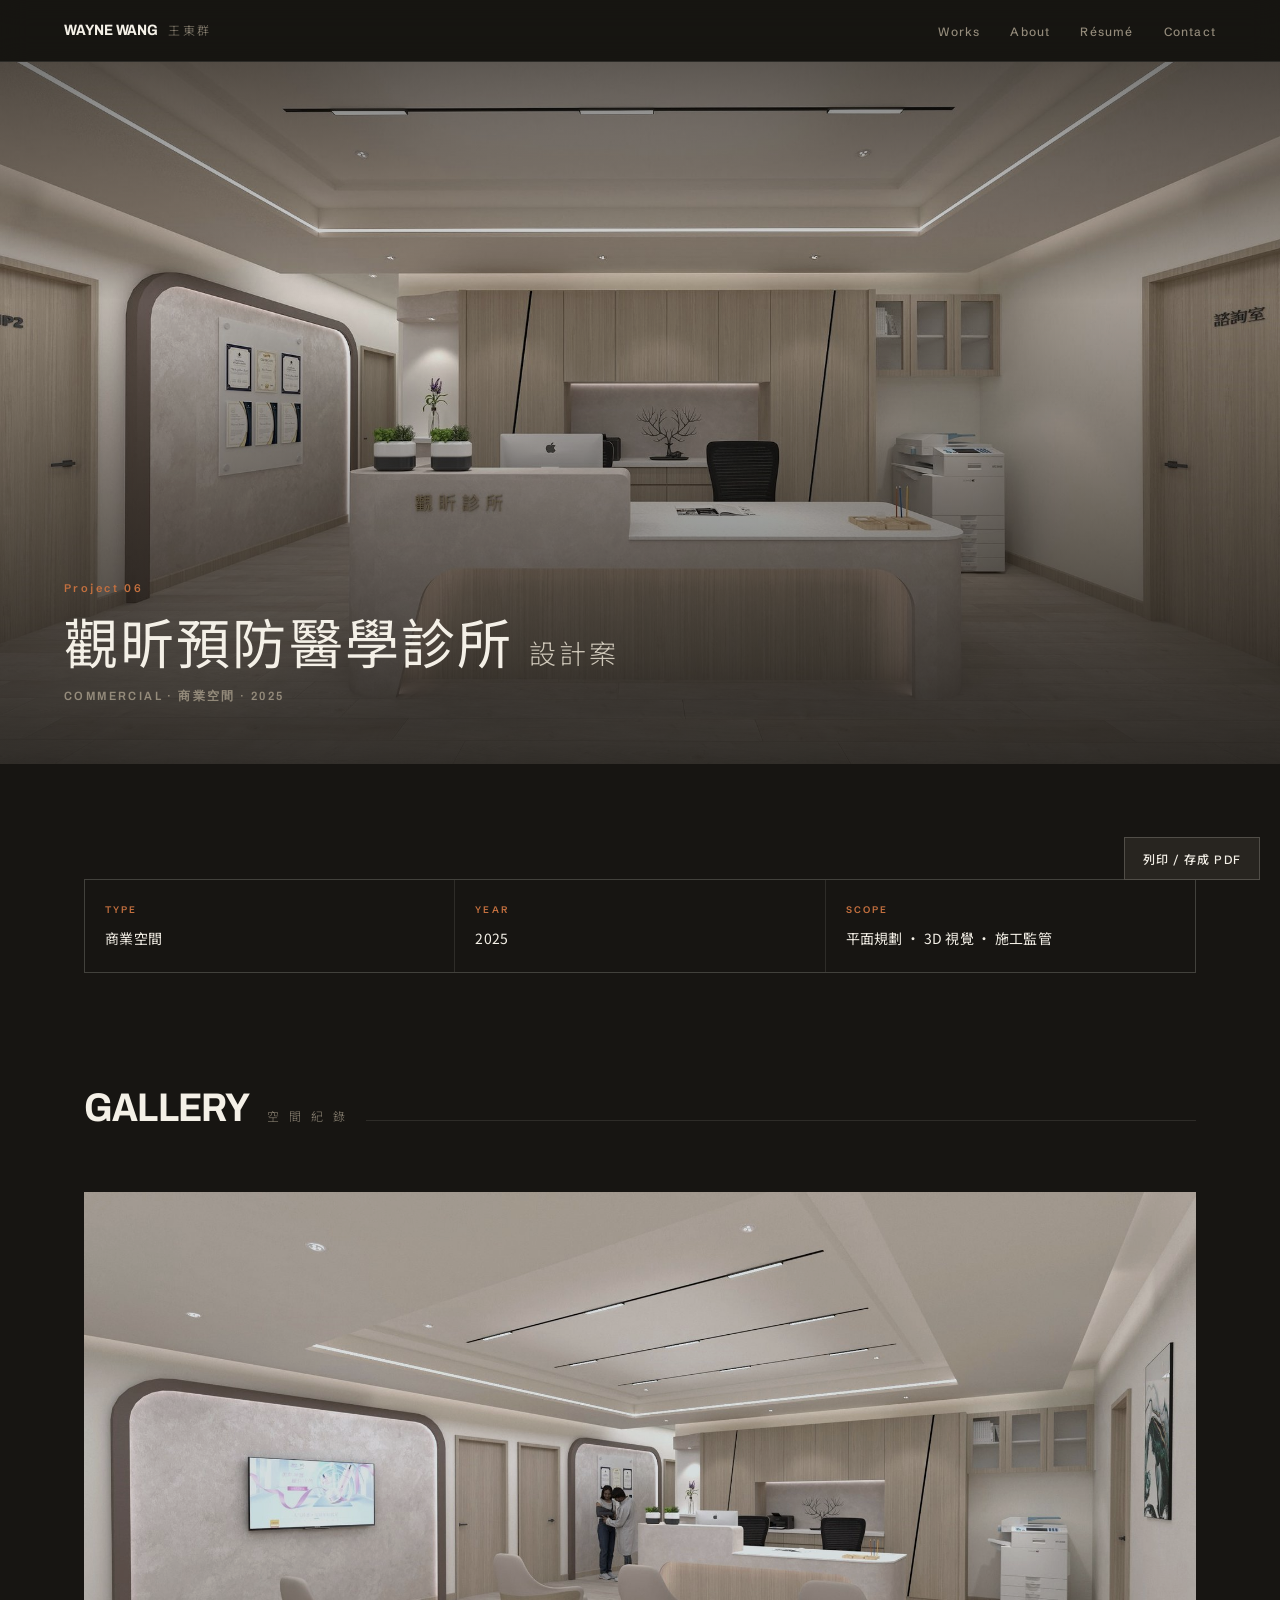
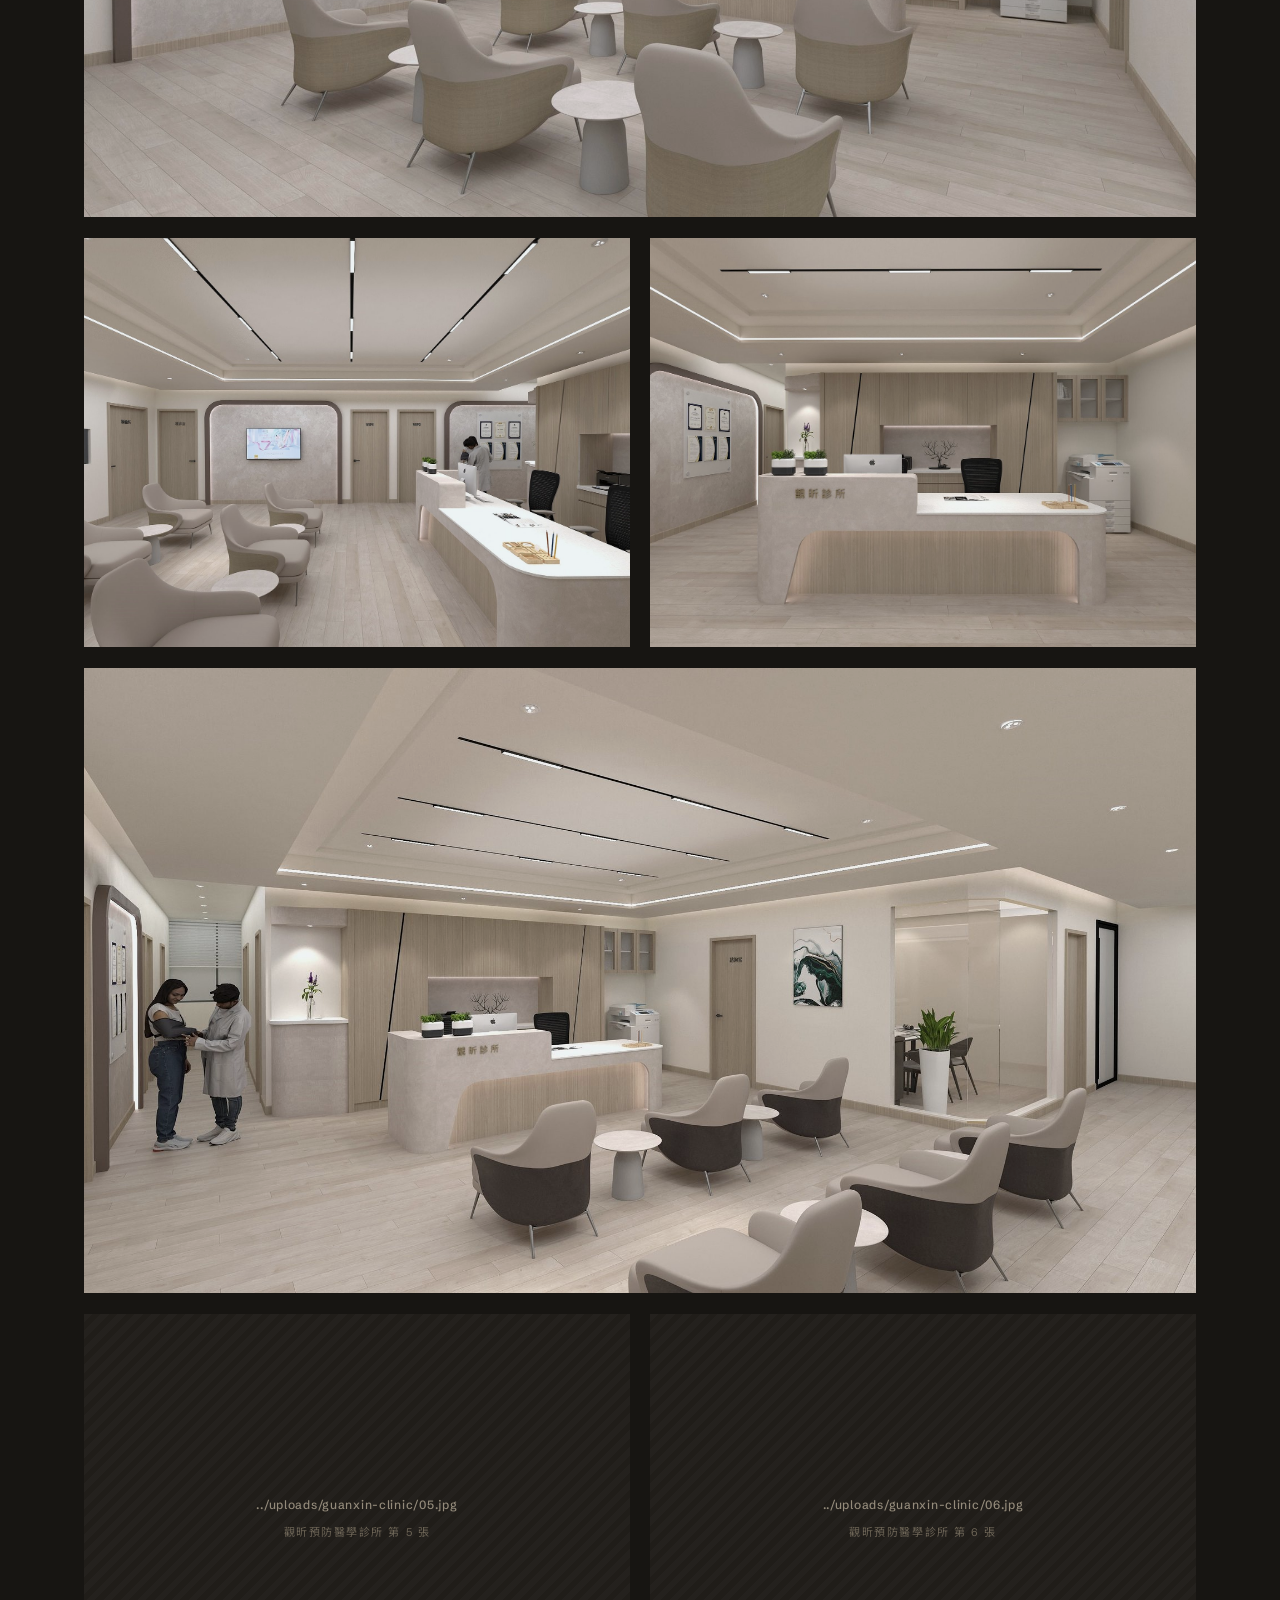
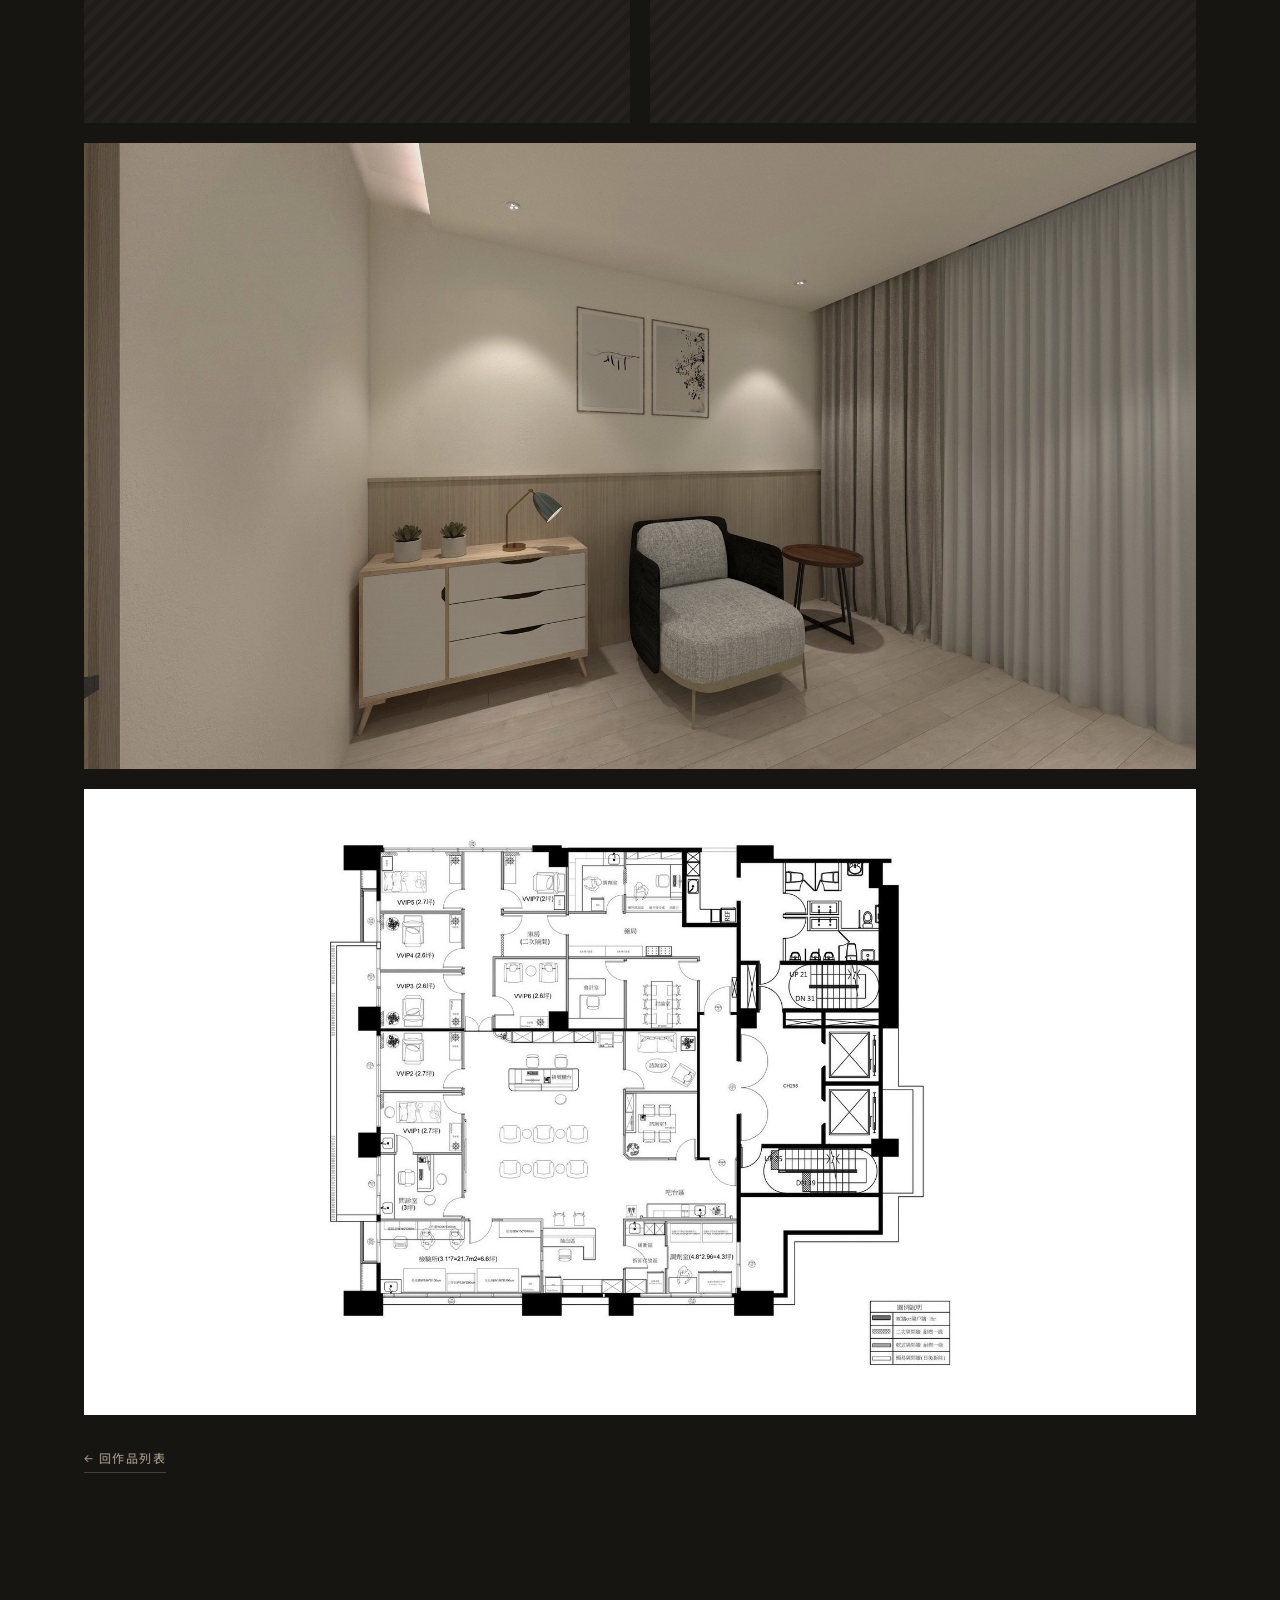
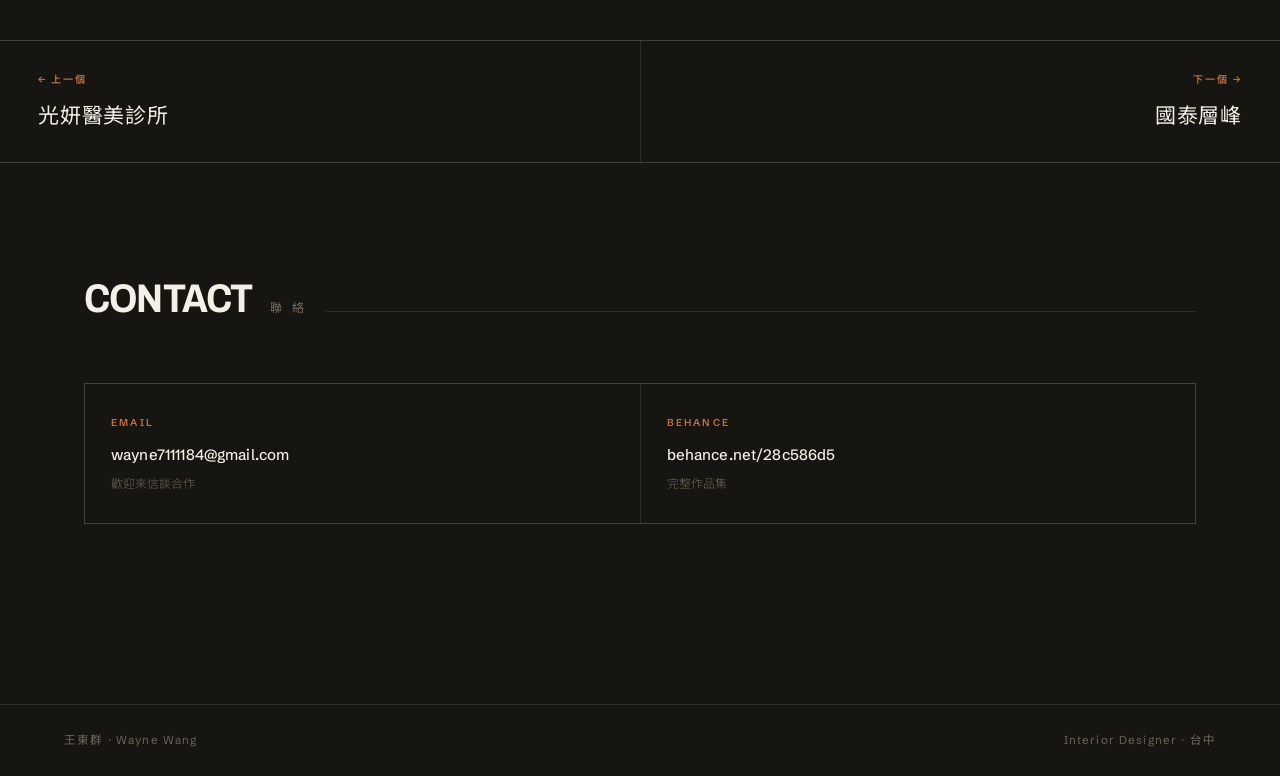
<file: works/guanxin-clinic.html>
<!DOCTYPE html>
<html lang="zh-TW">
<head>
<meta charset="UTF-8">
<meta name="viewport" content="width=device-width, initial-scale=1.0">
<title>觀昕預防醫學診所設計案 — 王東群 Wayne Wang</title>
<meta name="description" content="觀昕預防醫學診所設計案｜商業空間 · 2025｜王東群 Wayne Wang 室內設計作品">
<link rel="canonical" href="https://waynewang-design.github.io/works/guanxin-clinic.html">
<link rel="icon" href="data:image/svg+xml,%3Csvg xmlns='http://www.w3.org/2000/svg' viewBox='0 0 32 32'%3E%3Crect width='32' height='32' fill='%23171512'/%3E%3Ctext x='16' y='23' font-family='Helvetica,Arial' font-size='19' font-weight='700' fill='%23C4703F' text-anchor='middle'%3EW%3C/text%3E%3C/svg%3E">
<meta property="og:type" content="article">
<meta property="og:url" content="https://waynewang-design.github.io/works/guanxin-clinic.html">
<meta property="og:title" content="觀昕預防醫學診所設計案 — 王東群 Wayne Wang">
<meta property="og:description" content="觀昕預防醫學診所設計案｜商業空間 · 2025｜王東群 Wayne Wang 室內設計作品">
<meta property="og:image" content="https://waynewang-design.github.io/uploads/work-06.jpg">
<meta property="og:locale" content="zh_TW">
<meta name="twitter:card" content="summary_large_image">
<link rel="preconnect" href="https://fonts.googleapis.com">
<link rel="preconnect" href="https://fonts.gstatic.com" crossorigin>
<link href="https://fonts.googleapis.com/css2?family=Archivo:wdth,wght@75..125,400..900&family=Schibsted+Grotesk:wght@300;400;500;600;700&family=Noto+Sans+TC:wght@200;300;400;500;700&display=swap" rel="stylesheet">
<link rel="stylesheet" href="../assets/site.css">
</head>
<body>

<nav class="nav">
  <a href="../index.html" class="brand">Wayne Wang<span>王東群</span></a>
  <ul>
    <li><a href="../index.html#works">Works</a></li>
    <li><a href="../index.html#about">About</a></li>
    <li><a href="../index.html#resume">Résumé</a></li>
    <li><a href="../index.html#contact">Contact</a></li>
  </ul>
</nav>

<header class="p-hero">
  <div class="slot"><img src="../uploads/work-06.jpg" alt="觀昕預防醫學診所" fetchpriority="high" decoding="async" onerror="imgFallback(this)"><div class="hint"><b>../uploads/work-06.jpg</b>觀昕預防醫學診所</div></div>
  <div class="p-head">
    <div class="inner">
      <div class="p-no">Project 06</div>
      <h1 class="p-title">觀昕預防醫學診所<small>設計案</small></h1>
      <div class="p-sub">Commercial · 商業空間 · 2025</div>
    </div>
  </div>
</header>

<section class="container sec" style="padding-bottom:0">
  <div class="p-meta">
        <div><div class="k">Type</div><div class="v">商業空間</div></div>
        <div><div class="k">Year</div><div class="v">2025</div></div>
        <div><div class="k">Scope</div><div class="v">平面規劃 · 3D 視覺 · 施工監管</div></div>
  </div>
</section>


<section class="container sec">
  <div class="sec-head"><h2>Gallery</h2><span class="zh">空 間 紀 錄</span><span class="ln"></span></div>
  <div class="gallery">
      <div class="g-item"><div class="slot"><img src="../uploads/guanxin-clinic/01.jpg" alt="觀昕預防醫學診所 第 1 張" loading="lazy" decoding="async" onerror="imgFallback(this)"><div class="hint"><b>../uploads/guanxin-clinic/01.jpg</b>觀昕預防醫學診所 第 1 張</div></div>
      </div>
      <div class="g-item"><div class="slot"><img src="../uploads/guanxin-clinic/02.jpg" alt="觀昕預防醫學診所 第 2 張" loading="lazy" decoding="async" onerror="imgFallback(this)"><div class="hint"><b>../uploads/guanxin-clinic/02.jpg</b>觀昕預防醫學診所 第 2 張</div></div>
      </div>
      <div class="g-item"><div class="slot"><img src="../uploads/guanxin-clinic/03.jpg" alt="觀昕預防醫學診所 第 3 張" loading="lazy" decoding="async" onerror="imgFallback(this)"><div class="hint"><b>../uploads/guanxin-clinic/03.jpg</b>觀昕預防醫學診所 第 3 張</div></div>
      </div>
      <div class="g-item"><div class="slot"><img src="../uploads/guanxin-clinic/04.jpg" alt="觀昕預防醫學診所 第 4 張" loading="lazy" decoding="async" onerror="imgFallback(this)"><div class="hint"><b>../uploads/guanxin-clinic/04.jpg</b>觀昕預防醫學診所 第 4 張</div></div>
      </div>
      <div class="g-item"><div class="slot"><img src="../uploads/guanxin-clinic/05.jpg" alt="觀昕預防醫學診所 第 5 張" loading="lazy" decoding="async" onerror="imgFallback(this)"><div class="hint"><b>../uploads/guanxin-clinic/05.jpg</b>觀昕預防醫學診所 第 5 張</div></div>
      </div>
      <div class="g-item"><div class="slot"><img src="../uploads/guanxin-clinic/06.jpg" alt="觀昕預防醫學診所 第 6 張" loading="lazy" decoding="async" onerror="imgFallback(this)"><div class="hint"><b>../uploads/guanxin-clinic/06.jpg</b>觀昕預防醫學診所 第 6 張</div></div>
      </div>
      <div class="g-item"><div class="slot"><img src="../uploads/guanxin-clinic/07.jpg" alt="觀昕預防醫學診所 第 7 張" loading="lazy" decoding="async" onerror="imgFallback(this)"><div class="hint"><b>../uploads/guanxin-clinic/07.jpg</b>觀昕預防醫學診所 第 7 張</div></div>
      </div>
      <div class="g-item plan"><div class="slot"><img src="../uploads/guanxin-clinic/08.jpg" alt="觀昕預防醫學診所 第 8 張" loading="lazy" decoding="async" onerror="imgFallback(this)"><div class="hint"><b>../uploads/guanxin-clinic/08.jpg</b>觀昕預防醫學診所 第 8 張</div></div>
      </div>
  </div>
  <a class="p-back" href="../index.html#works">← 回作品列表</a>
</section>

<nav class="p-nav">
    <a class="prev" href="guangyan-clinic.html">
      <div class="dir">← 上一個</div>
      <div class="nm">光妍醫美診所</div>
    </a>
    <a class="next" href="guotai.html">
      <div class="dir">下一個 →</div>
      <div class="nm">國泰層峰</div>
    </a>
</nav>

<section class="container sec">
  <div class="sec-head"><h2>Contact</h2><span class="zh">聯 絡</span><span class="ln"></span></div>
  <div class="contact">
    <div class="c-item">
      <div class="k">Email</div>
      <a class="v" href="mailto:wayne7111184@gmail.com">wayne7111184@gmail.com</a>
      <div class="s">歡迎來信談合作</div>
    </div>
    <div class="c-item">
      <div class="k">Behance</div>
      <a class="v" href="https://www.behance.net/28c586d5" target="_blank" rel="noopener">behance.net/28c586d5</a>
      <div class="s">完整作品集</div>
    </div>
  </div>
</section>

<footer>
  <div>王東群 · Wayne Wang</div>
  <div>Interior Designer · 台中</div>
</footer>

<button class="print-btn" onclick="window.print()"><span class="pb-long">列印 / 存成 PDF</span><span class="pb-short">PDF</span></button>

<script>
/* 圖片副檔名容錯；畫廊圖找不到就整格移除，版面不會開天窗 */
function imgFallback(img){
  var exts = ['.jpg','.png','.jpeg','.webp','.JPG','.PNG','.jpg.jpg','.png.png'];
  if(!img.dataset.base){
    img.dataset.base = img.getAttribute('src').replace(/\.[a-z0-9]+$/i,'');
    img.dataset.i = '0';
  }
  var i = parseInt(img.dataset.i, 10);
  while(i < exts.length){
    var cand = img.dataset.base + exts[i];
    i++;
    if(cand !== img.getAttribute('src')){
      img.dataset.i = i;
      img.setAttribute('src', cand);
      return;
    }
  }
  var cell = img.closest('.g-item');
  if(cell){
    var g = cell.parentElement;
    cell.remove();
    /* 整個畫廊都沒圖就把這一段收起來，不留空白區塊 */
    if(g && !g.querySelector('.g-item')){
      var sec = g.closest('section');
      if(sec){ sec.style.display = 'none'; }
    }
  } else {
    img.remove();
  }
}

/* ── 燈箱：點任何一張圖都能放大看，左右鍵換圖、Esc 關閉 ── */
(function(){
  var imgs = [], idx = 0, box, big, cap, count;

  function build(){
    box = document.createElement('div');
    box.className = 'lb';
    box.innerHTML =
      '<div class="lb-count"></div>' +
      '<img alt="">' +
      '<div class="lb-cap"></div>' +
      '<button class="lb-btn lb-prev" aria-label="上一張">‹</button>' +
      '<button class="lb-btn lb-next" aria-label="下一張">›</button>' +
      '<button class="lb-btn lb-close" aria-label="關閉">×</button>';
    document.body.appendChild(box);
    big = box.querySelector('img');
    cap = box.querySelector('.lb-cap');
    count = box.querySelector('.lb-count');
    box.querySelector('.lb-prev').onclick = function(e){ e.stopPropagation(); step(-1); };
    box.querySelector('.lb-next').onclick = function(e){ e.stopPropagation(); step(1); };
    box.querySelector('.lb-close').onclick = close;
    box.onclick = function(e){ if(e.target === box || e.target === big) close(); };
  }

  function show(i){
    idx = (i + imgs.length) % imgs.length;
    var el = imgs[idx];
    big.src = el.getAttribute('src');
    var c = el.closest('.g-item') ? el.closest('.g-item').querySelector('.g-cap') : null;
    cap.textContent = c ? c.textContent : '';
    count.textContent = (idx + 1) + ' / ' + imgs.length;
  }
  function step(d){ show(idx + d); }
  function close(){ box.classList.remove('on'); document.body.style.overflow = ''; }

  document.addEventListener('DOMContentLoaded', function(){
    imgs = [].slice.call(document.querySelectorAll('.gallery .slot img'));
    if(!imgs.length) return;
    build();
    imgs.forEach(function(el, i){
      el.addEventListener('click', function(){
        show(i); box.classList.add('on'); document.body.style.overflow = 'hidden';
      });
    });
    document.addEventListener('keydown', function(e){
      if(!box.classList.contains('on')) return;
      if(e.key === 'Escape') close();
      if(e.key === 'ArrowLeft') step(-1);
      if(e.key === 'ArrowRight') step(1);
    });
    /* 手機左右滑動換圖 */
    var x0 = null;
    box.addEventListener('touchstart', function(e){ x0 = e.touches[0].clientX; }, {passive:true});
    box.addEventListener('touchend', function(e){
      if(x0 === null) return;
      var dx = e.changedTouches[0].clientX - x0;
      if(Math.abs(dx) > 50) step(dx < 0 ? 1 : -1);
      x0 = null;
    }, {passive:true});
  });
})();
</script>
</body>
</html>
</file>
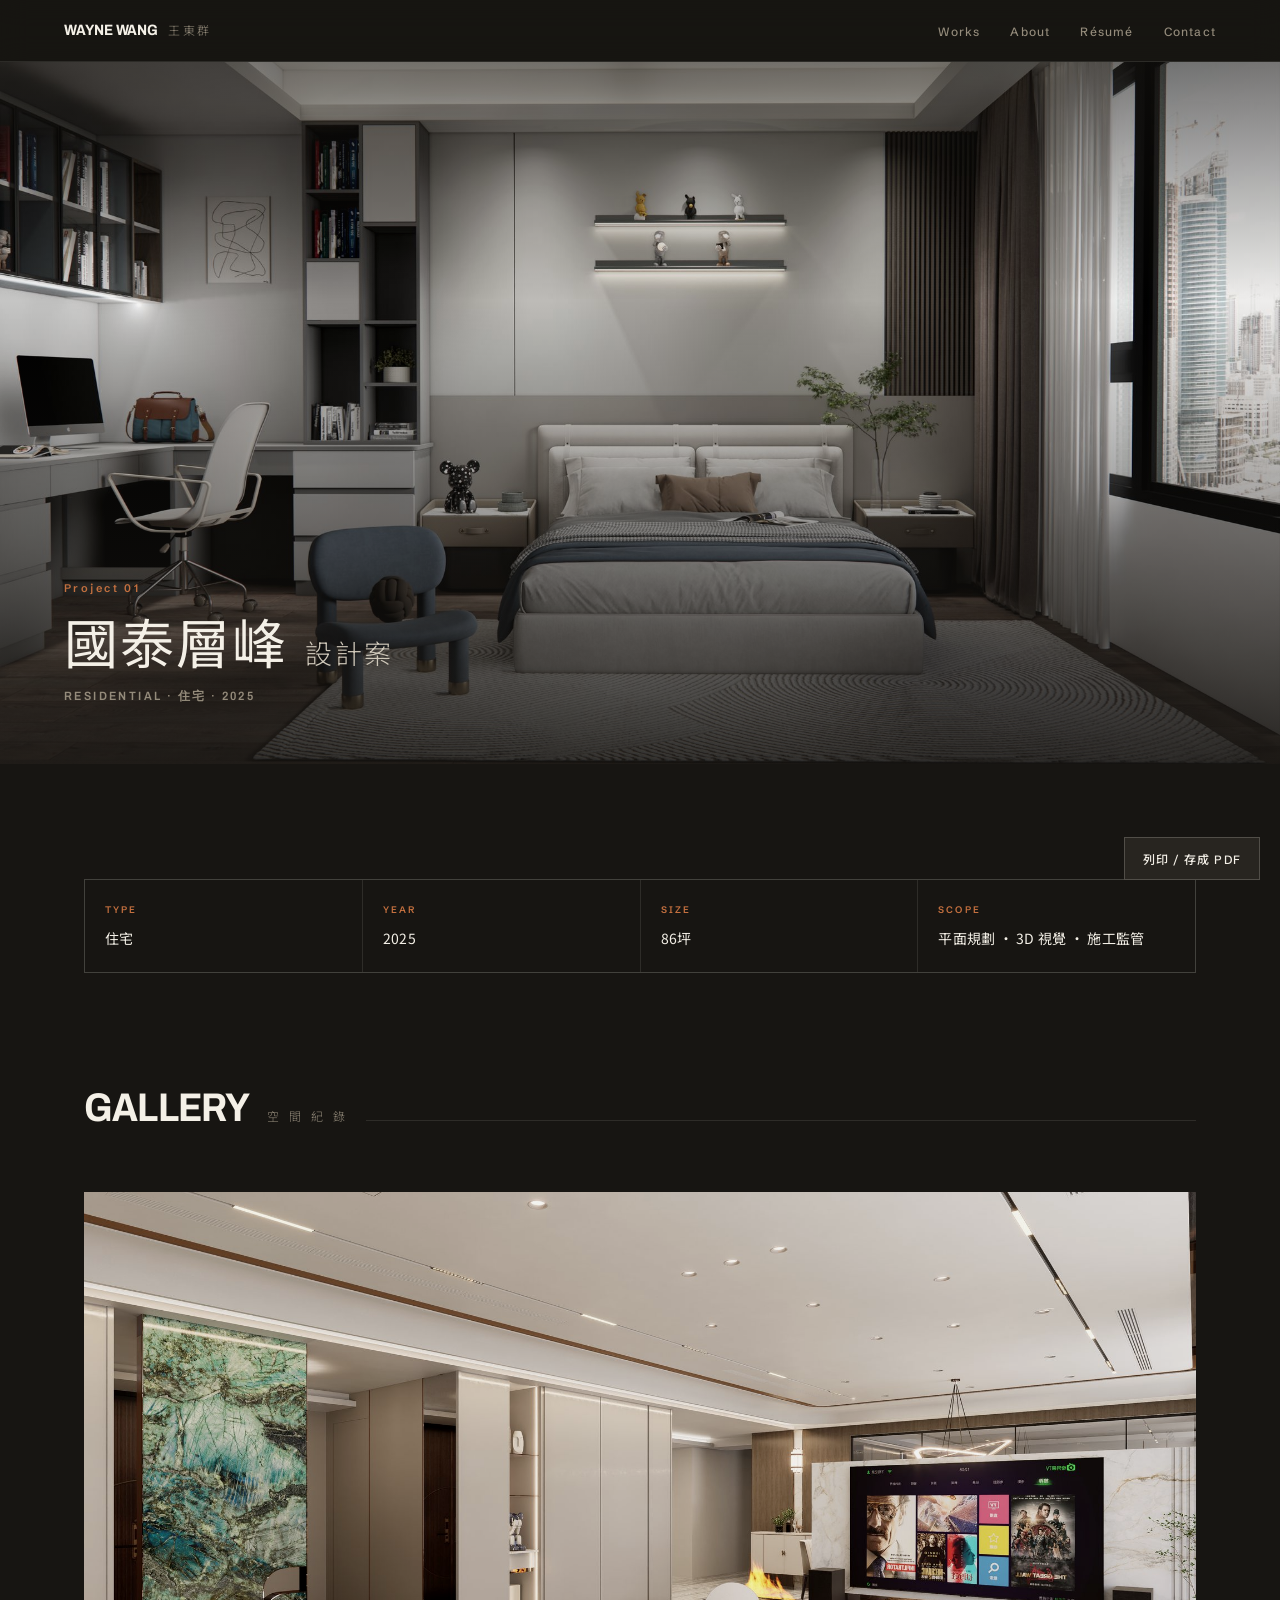
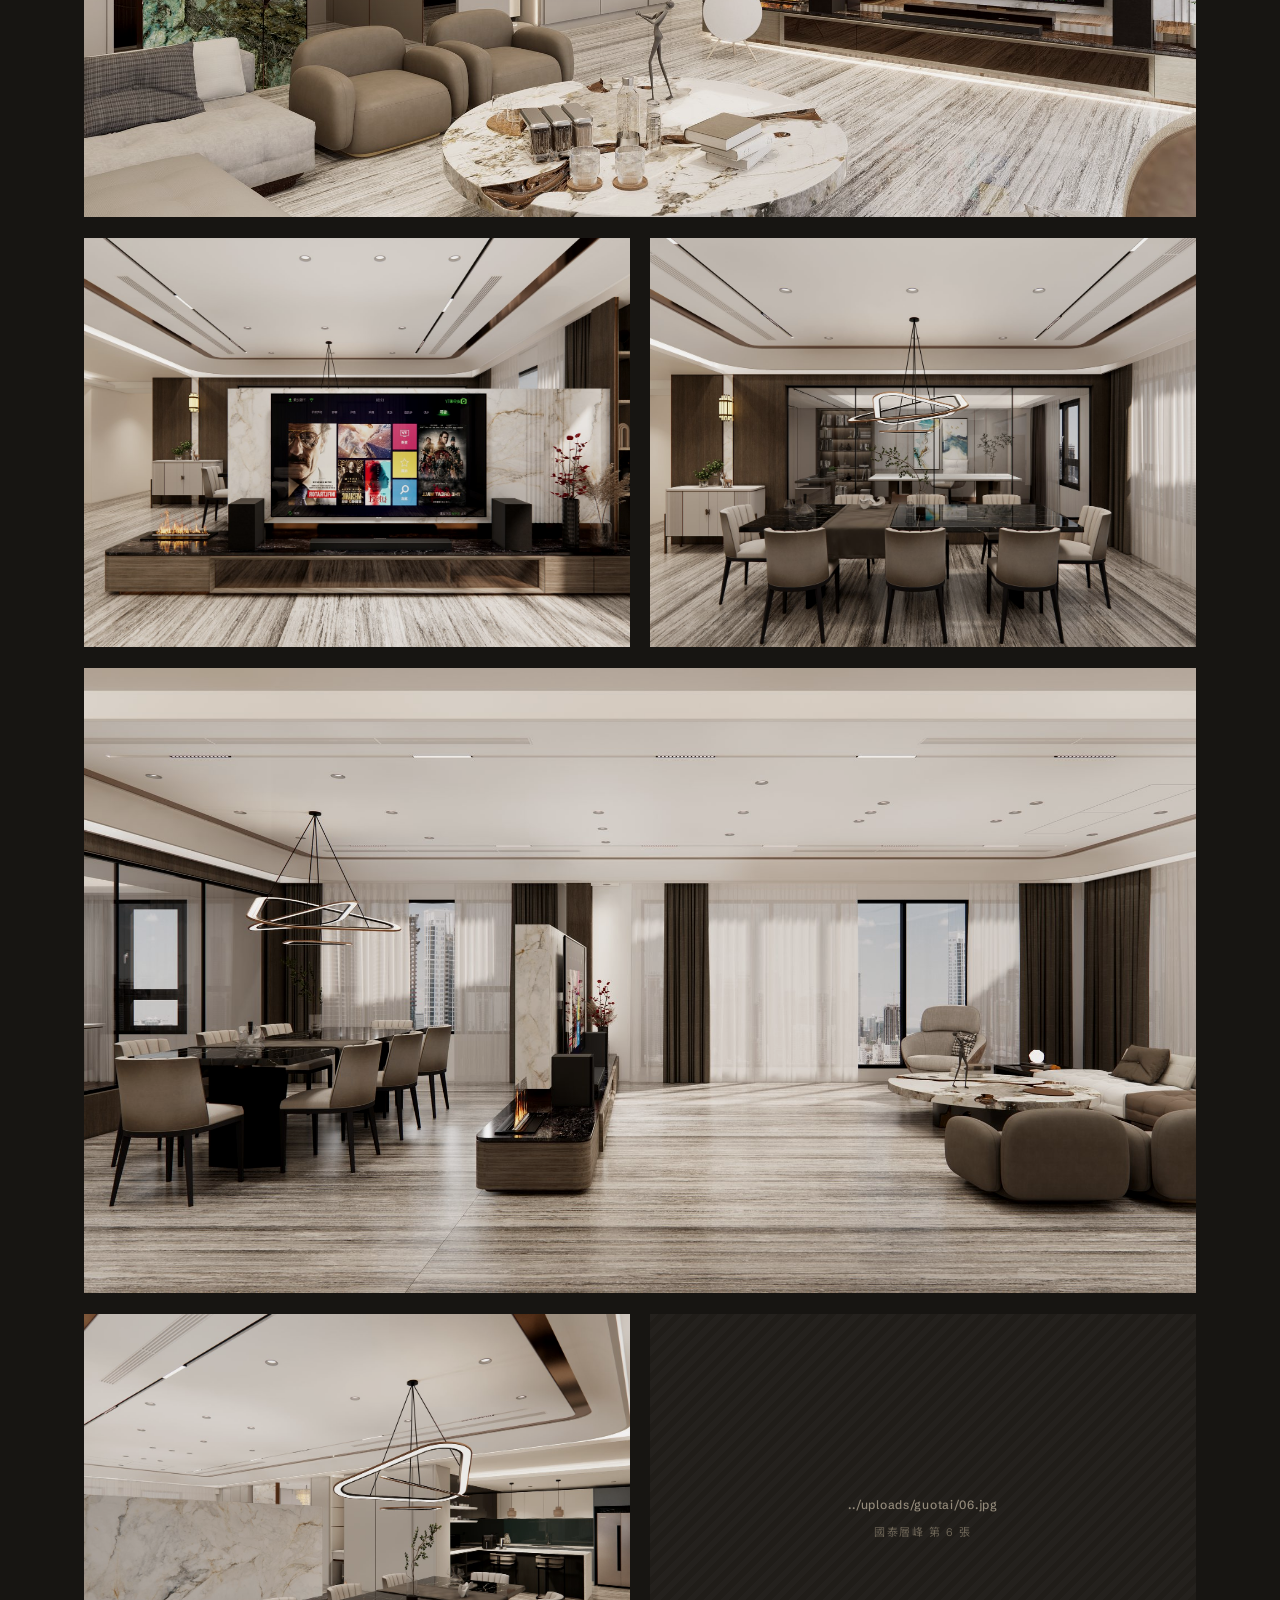
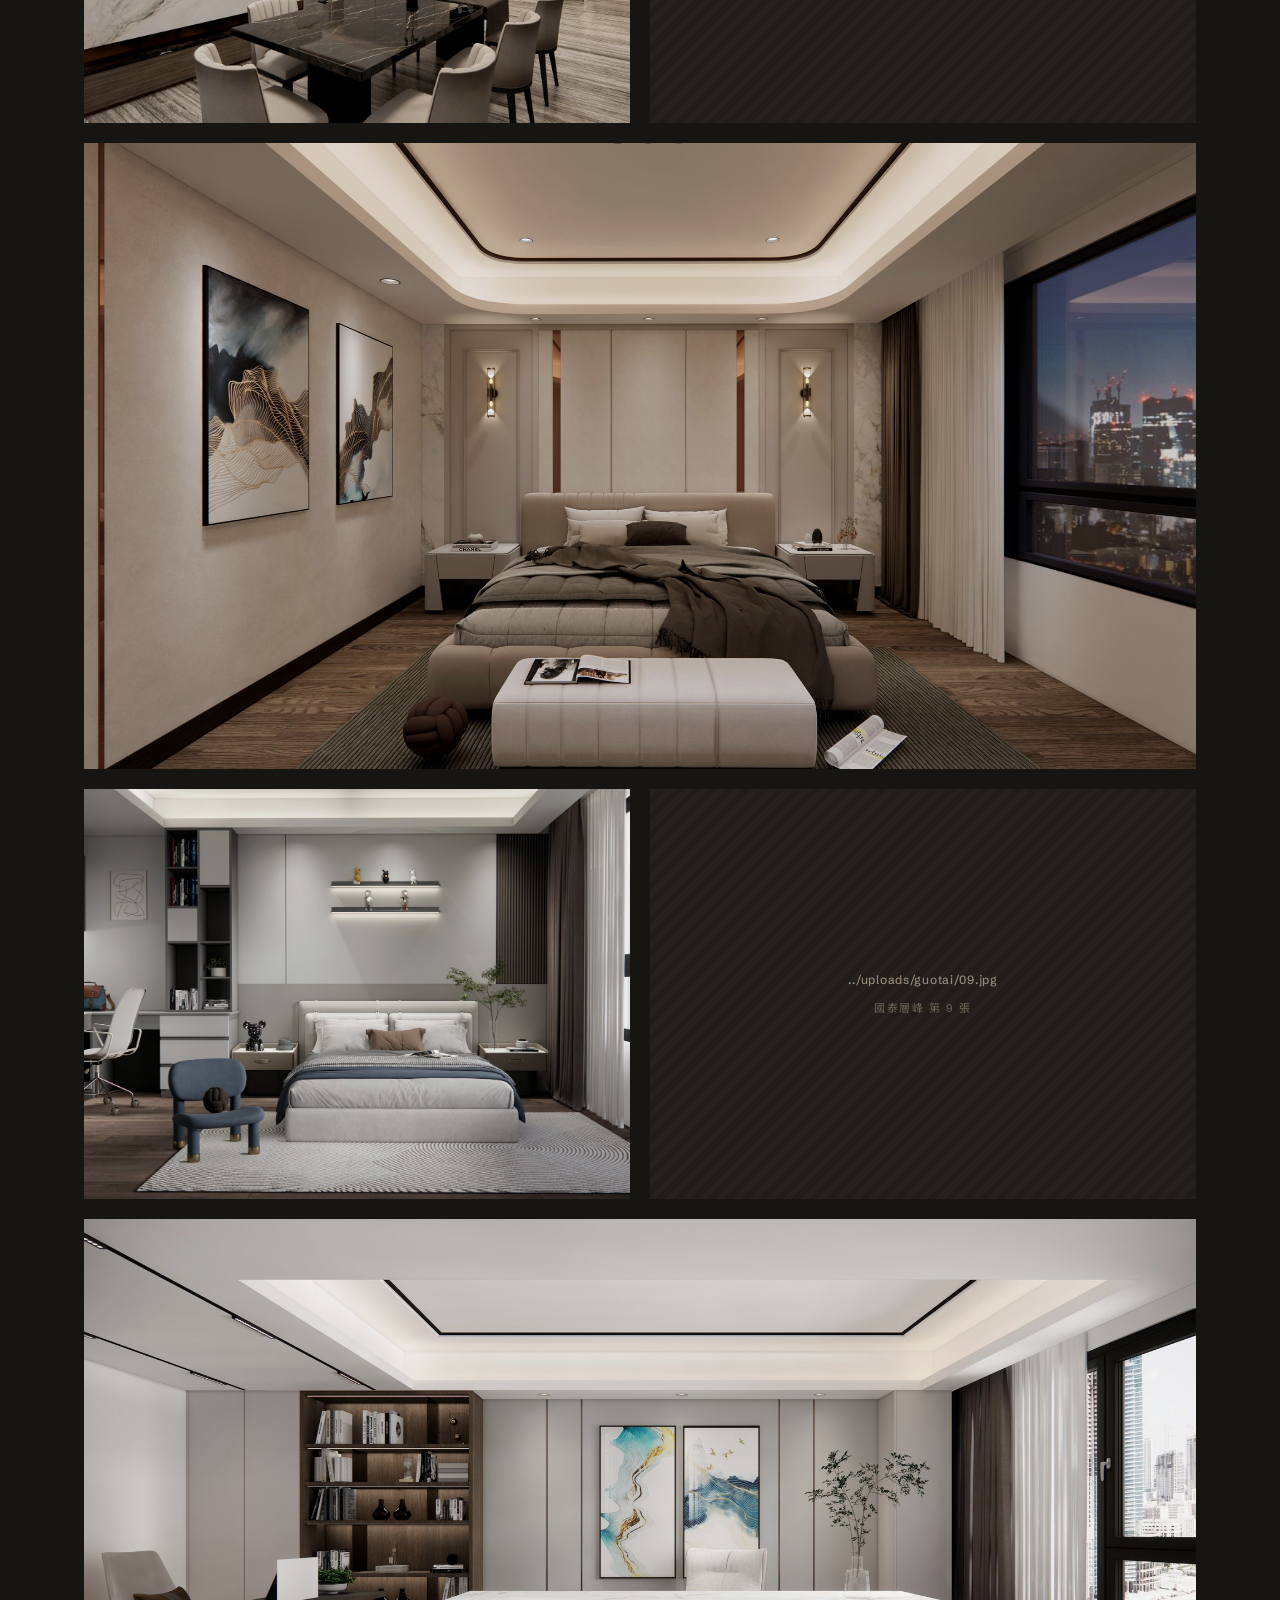
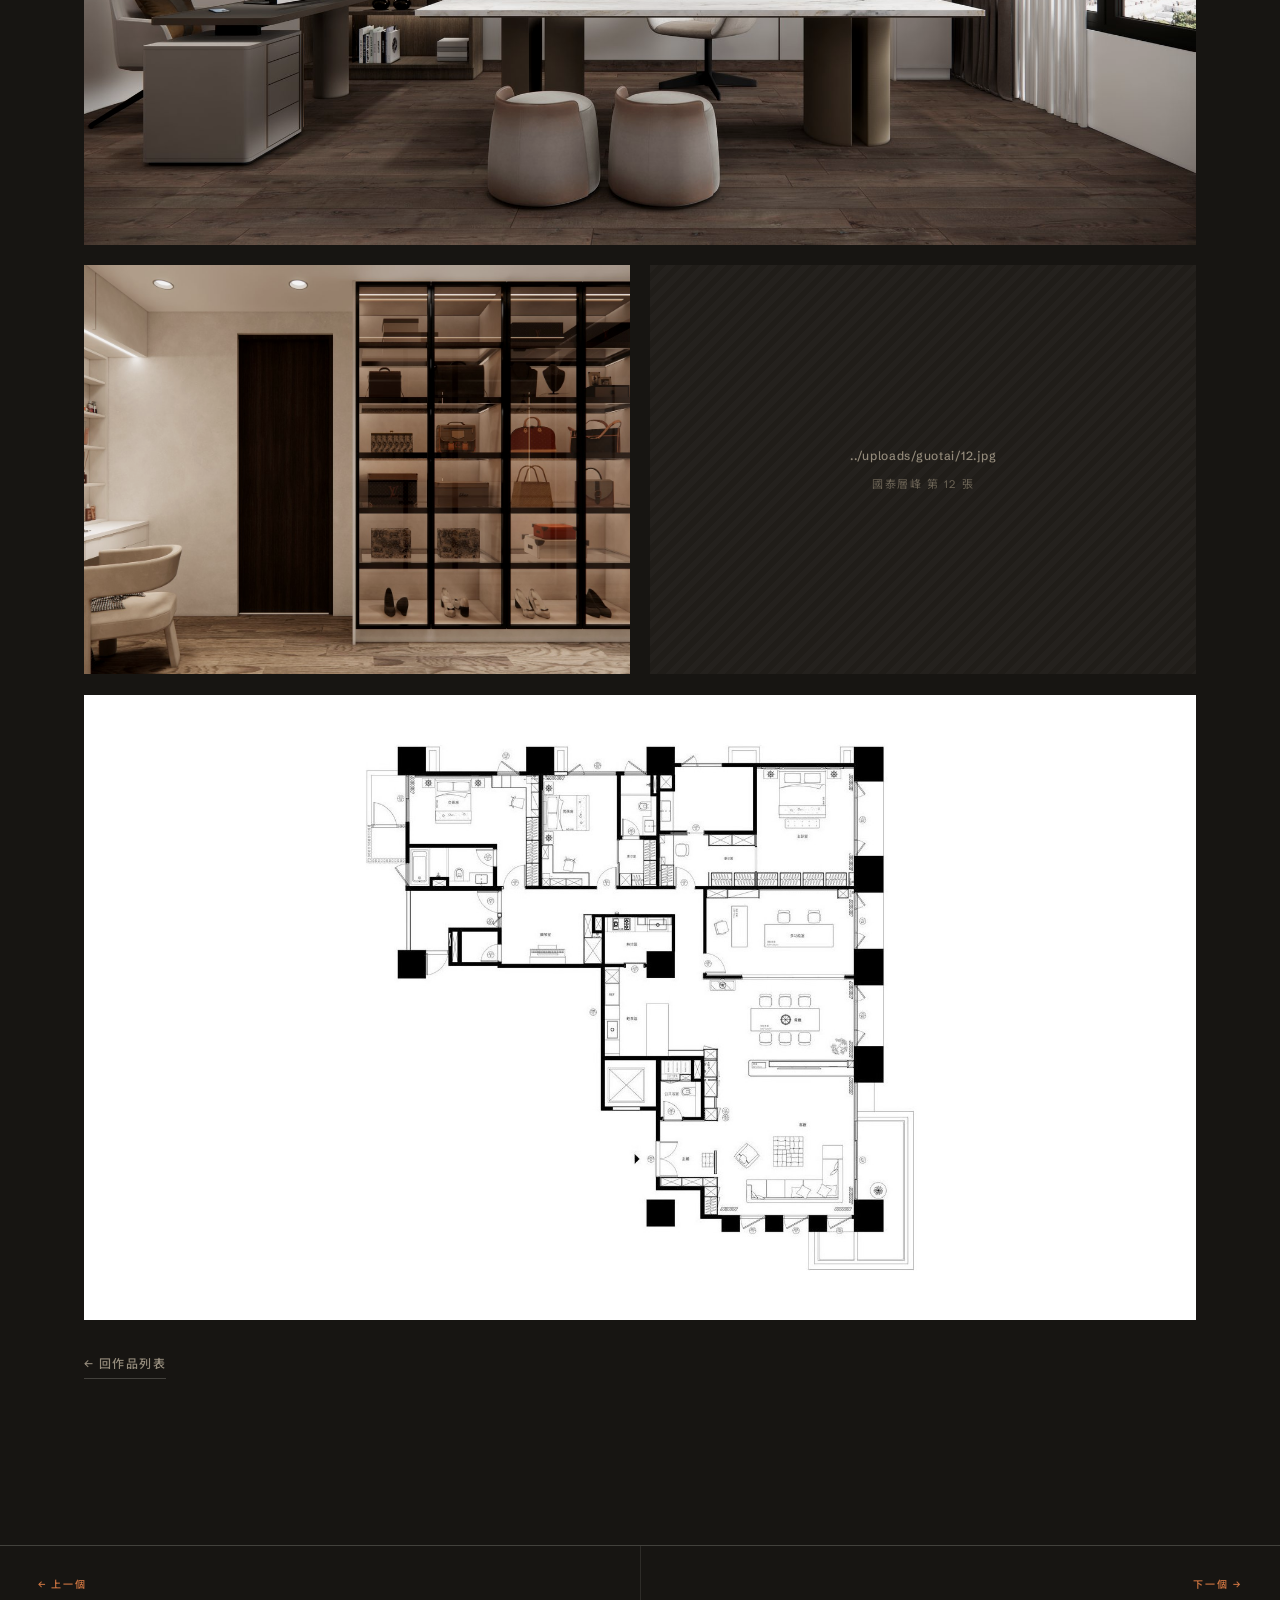
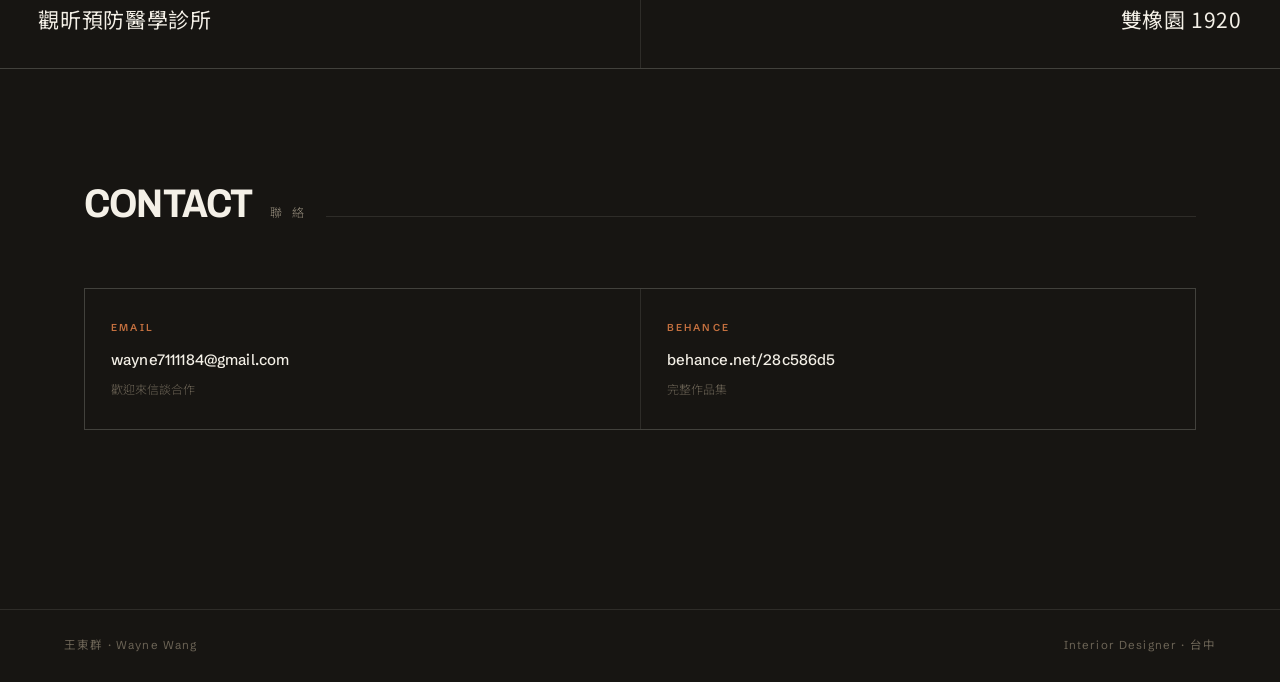
<file: works/guotai.html>
<!DOCTYPE html>
<html lang="zh-TW">
<head>
<meta charset="UTF-8">
<meta name="viewport" content="width=device-width, initial-scale=1.0">
<title>國泰層峰設計案 — 王東群 Wayne Wang</title>
<meta name="description" content="國泰層峰設計案｜住宅 · 2025｜王東群 Wayne Wang 室內設計作品">
<link rel="canonical" href="https://waynewang-design.github.io/works/guotai.html">
<link rel="icon" href="data:image/svg+xml,%3Csvg xmlns='http://www.w3.org/2000/svg' viewBox='0 0 32 32'%3E%3Crect width='32' height='32' fill='%23171512'/%3E%3Ctext x='16' y='23' font-family='Helvetica,Arial' font-size='19' font-weight='700' fill='%23C4703F' text-anchor='middle'%3EW%3C/text%3E%3C/svg%3E">
<meta property="og:type" content="article">
<meta property="og:url" content="https://waynewang-design.github.io/works/guotai.html">
<meta property="og:title" content="國泰層峰設計案 — 王東群 Wayne Wang">
<meta property="og:description" content="國泰層峰設計案｜住宅 · 2025｜王東群 Wayne Wang 室內設計作品">
<meta property="og:image" content="https://waynewang-design.github.io/uploads/work-01.jpg">
<meta property="og:locale" content="zh_TW">
<meta name="twitter:card" content="summary_large_image">
<link rel="preconnect" href="https://fonts.googleapis.com">
<link rel="preconnect" href="https://fonts.gstatic.com" crossorigin>
<link href="https://fonts.googleapis.com/css2?family=Archivo:wdth,wght@75..125,400..900&family=Schibsted+Grotesk:wght@300;400;500;600;700&family=Noto+Sans+TC:wght@200;300;400;500;700&display=swap" rel="stylesheet">
<link rel="stylesheet" href="../assets/site.css">
</head>
<body>

<nav class="nav">
  <a href="../index.html" class="brand">Wayne Wang<span>王東群</span></a>
  <ul>
    <li><a href="../index.html#works">Works</a></li>
    <li><a href="../index.html#about">About</a></li>
    <li><a href="../index.html#resume">Résumé</a></li>
    <li><a href="../index.html#contact">Contact</a></li>
  </ul>
</nav>

<header class="p-hero">
  <div class="slot"><img src="../uploads/work-01.jpg" alt="國泰層峰" fetchpriority="high" decoding="async" onerror="imgFallback(this)"><div class="hint"><b>../uploads/work-01.jpg</b>國泰層峰</div></div>
  <div class="p-head">
    <div class="inner">
      <div class="p-no">Project 01</div>
      <h1 class="p-title">國泰層峰<small>設計案</small></h1>
      <div class="p-sub">Residential · 住宅 · 2025</div>
    </div>
  </div>
</header>

<section class="container sec" style="padding-bottom:0">
  <div class="p-meta">
        <div><div class="k">Type</div><div class="v">住宅</div></div>
        <div><div class="k">Year</div><div class="v">2025</div></div>
        <div><div class="k">Size</div><div class="v">86坪</div></div>
        <div><div class="k">Scope</div><div class="v">平面規劃 · 3D 視覺 · 施工監管</div></div>
  </div>
</section>


<section class="container sec">
  <div class="sec-head"><h2>Gallery</h2><span class="zh">空 間 紀 錄</span><span class="ln"></span></div>
  <div class="gallery">
      <div class="g-item"><div class="slot"><img src="../uploads/guotai/01.jpg" alt="國泰層峰 第 1 張" loading="lazy" decoding="async" onerror="imgFallback(this)"><div class="hint"><b>../uploads/guotai/01.jpg</b>國泰層峰 第 1 張</div></div>
      </div>
      <div class="g-item"><div class="slot"><img src="../uploads/guotai/02.jpg" alt="國泰層峰 第 2 張" loading="lazy" decoding="async" onerror="imgFallback(this)"><div class="hint"><b>../uploads/guotai/02.jpg</b>國泰層峰 第 2 張</div></div>
      </div>
      <div class="g-item"><div class="slot"><img src="../uploads/guotai/03.jpg" alt="國泰層峰 第 3 張" loading="lazy" decoding="async" onerror="imgFallback(this)"><div class="hint"><b>../uploads/guotai/03.jpg</b>國泰層峰 第 3 張</div></div>
      </div>
      <div class="g-item"><div class="slot"><img src="../uploads/guotai/04.jpg" alt="國泰層峰 第 4 張" loading="lazy" decoding="async" onerror="imgFallback(this)"><div class="hint"><b>../uploads/guotai/04.jpg</b>國泰層峰 第 4 張</div></div>
      </div>
      <div class="g-item"><div class="slot"><img src="../uploads/guotai/05.jpg" alt="國泰層峰 第 5 張" loading="lazy" decoding="async" onerror="imgFallback(this)"><div class="hint"><b>../uploads/guotai/05.jpg</b>國泰層峰 第 5 張</div></div>
      </div>
      <div class="g-item"><div class="slot"><img src="../uploads/guotai/06.jpg" alt="國泰層峰 第 6 張" loading="lazy" decoding="async" onerror="imgFallback(this)"><div class="hint"><b>../uploads/guotai/06.jpg</b>國泰層峰 第 6 張</div></div>
      </div>
      <div class="g-item"><div class="slot"><img src="../uploads/guotai/07.jpg" alt="國泰層峰 第 7 張" loading="lazy" decoding="async" onerror="imgFallback(this)"><div class="hint"><b>../uploads/guotai/07.jpg</b>國泰層峰 第 7 張</div></div>
      </div>
      <div class="g-item"><div class="slot"><img src="../uploads/guotai/08.jpg" alt="國泰層峰 第 8 張" loading="lazy" decoding="async" onerror="imgFallback(this)"><div class="hint"><b>../uploads/guotai/08.jpg</b>國泰層峰 第 8 張</div></div>
      </div>
      <div class="g-item"><div class="slot"><img src="../uploads/guotai/09.jpg" alt="國泰層峰 第 9 張" loading="lazy" decoding="async" onerror="imgFallback(this)"><div class="hint"><b>../uploads/guotai/09.jpg</b>國泰層峰 第 9 張</div></div>
      </div>
      <div class="g-item"><div class="slot"><img src="../uploads/guotai/10.jpg" alt="國泰層峰 第 10 張" loading="lazy" decoding="async" onerror="imgFallback(this)"><div class="hint"><b>../uploads/guotai/10.jpg</b>國泰層峰 第 10 張</div></div>
      </div>
      <div class="g-item"><div class="slot"><img src="../uploads/guotai/11.jpg" alt="國泰層峰 第 11 張" loading="lazy" decoding="async" onerror="imgFallback(this)"><div class="hint"><b>../uploads/guotai/11.jpg</b>國泰層峰 第 11 張</div></div>
      </div>
      <div class="g-item"><div class="slot"><img src="../uploads/guotai/12.jpg" alt="國泰層峰 第 12 張" loading="lazy" decoding="async" onerror="imgFallback(this)"><div class="hint"><b>../uploads/guotai/12.jpg</b>國泰層峰 第 12 張</div></div>
      </div>
      <div class="g-item plan"><div class="slot"><img src="../uploads/guotai/13.jpg" alt="國泰層峰 第 13 張" loading="lazy" decoding="async" onerror="imgFallback(this)"><div class="hint"><b>../uploads/guotai/13.jpg</b>國泰層峰 第 13 張</div></div>
      </div>
  </div>
  <a class="p-back" href="../index.html#works">← 回作品列表</a>
</section>

<nav class="p-nav">
    <a class="prev" href="guanxin-clinic.html">
      <div class="dir">← 上一個</div>
      <div class="nm">觀昕預防醫學診所</div>
    </a>
    <a class="next" href="shuangxiang-1920.html">
      <div class="dir">下一個 →</div>
      <div class="nm">雙橡園 1920</div>
    </a>
</nav>

<section class="container sec">
  <div class="sec-head"><h2>Contact</h2><span class="zh">聯 絡</span><span class="ln"></span></div>
  <div class="contact">
    <div class="c-item">
      <div class="k">Email</div>
      <a class="v" href="mailto:wayne7111184@gmail.com">wayne7111184@gmail.com</a>
      <div class="s">歡迎來信談合作</div>
    </div>
    <div class="c-item">
      <div class="k">Behance</div>
      <a class="v" href="https://www.behance.net/28c586d5" target="_blank" rel="noopener">behance.net/28c586d5</a>
      <div class="s">完整作品集</div>
    </div>
  </div>
</section>

<footer>
  <div>王東群 · Wayne Wang</div>
  <div>Interior Designer · 台中</div>
</footer>

<button class="print-btn" onclick="window.print()"><span class="pb-long">列印 / 存成 PDF</span><span class="pb-short">PDF</span></button>

<script>
/* 圖片副檔名容錯；畫廊圖找不到就整格移除，版面不會開天窗 */
function imgFallback(img){
  var exts = ['.jpg','.png','.jpeg','.webp','.JPG','.PNG','.jpg.jpg','.png.png'];
  if(!img.dataset.base){
    img.dataset.base = img.getAttribute('src').replace(/\.[a-z0-9]+$/i,'');
    img.dataset.i = '0';
  }
  var i = parseInt(img.dataset.i, 10);
  while(i < exts.length){
    var cand = img.dataset.base + exts[i];
    i++;
    if(cand !== img.getAttribute('src')){
      img.dataset.i = i;
      img.setAttribute('src', cand);
      return;
    }
  }
  var cell = img.closest('.g-item');
  if(cell){
    var g = cell.parentElement;
    cell.remove();
    /* 整個畫廊都沒圖就把這一段收起來，不留空白區塊 */
    if(g && !g.querySelector('.g-item')){
      var sec = g.closest('section');
      if(sec){ sec.style.display = 'none'; }
    }
  } else {
    img.remove();
  }
}

/* ── 燈箱：點任何一張圖都能放大看，左右鍵換圖、Esc 關閉 ── */
(function(){
  var imgs = [], idx = 0, box, big, cap, count;

  function build(){
    box = document.createElement('div');
    box.className = 'lb';
    box.innerHTML =
      '<div class="lb-count"></div>' +
      '<img alt="">' +
      '<div class="lb-cap"></div>' +
      '<button class="lb-btn lb-prev" aria-label="上一張">‹</button>' +
      '<button class="lb-btn lb-next" aria-label="下一張">›</button>' +
      '<button class="lb-btn lb-close" aria-label="關閉">×</button>';
    document.body.appendChild(box);
    big = box.querySelector('img');
    cap = box.querySelector('.lb-cap');
    count = box.querySelector('.lb-count');
    box.querySelector('.lb-prev').onclick = function(e){ e.stopPropagation(); step(-1); };
    box.querySelector('.lb-next').onclick = function(e){ e.stopPropagation(); step(1); };
    box.querySelector('.lb-close').onclick = close;
    box.onclick = function(e){ if(e.target === box || e.target === big) close(); };
  }

  function show(i){
    idx = (i + imgs.length) % imgs.length;
    var el = imgs[idx];
    big.src = el.getAttribute('src');
    var c = el.closest('.g-item') ? el.closest('.g-item').querySelector('.g-cap') : null;
    cap.textContent = c ? c.textContent : '';
    count.textContent = (idx + 1) + ' / ' + imgs.length;
  }
  function step(d){ show(idx + d); }
  function close(){ box.classList.remove('on'); document.body.style.overflow = ''; }

  document.addEventListener('DOMContentLoaded', function(){
    imgs = [].slice.call(document.querySelectorAll('.gallery .slot img'));
    if(!imgs.length) return;
    build();
    imgs.forEach(function(el, i){
      el.addEventListener('click', function(){
        show(i); box.classList.add('on'); document.body.style.overflow = 'hidden';
      });
    });
    document.addEventListener('keydown', function(e){
      if(!box.classList.contains('on')) return;
      if(e.key === 'Escape') close();
      if(e.key === 'ArrowLeft') step(-1);
      if(e.key === 'ArrowRight') step(1);
    });
    /* 手機左右滑動換圖 */
    var x0 = null;
    box.addEventListener('touchstart', function(e){ x0 = e.touches[0].clientX; }, {passive:true});
    box.addEventListener('touchend', function(e){
      if(x0 === null) return;
      var dx = e.changedTouches[0].clientX - x0;
      if(Math.abs(dx) > 50) step(dx < 0 ? 1 : -1);
      x0 = null;
    }, {passive:true});
  });
})();
</script>
</body>
</html>
</file>
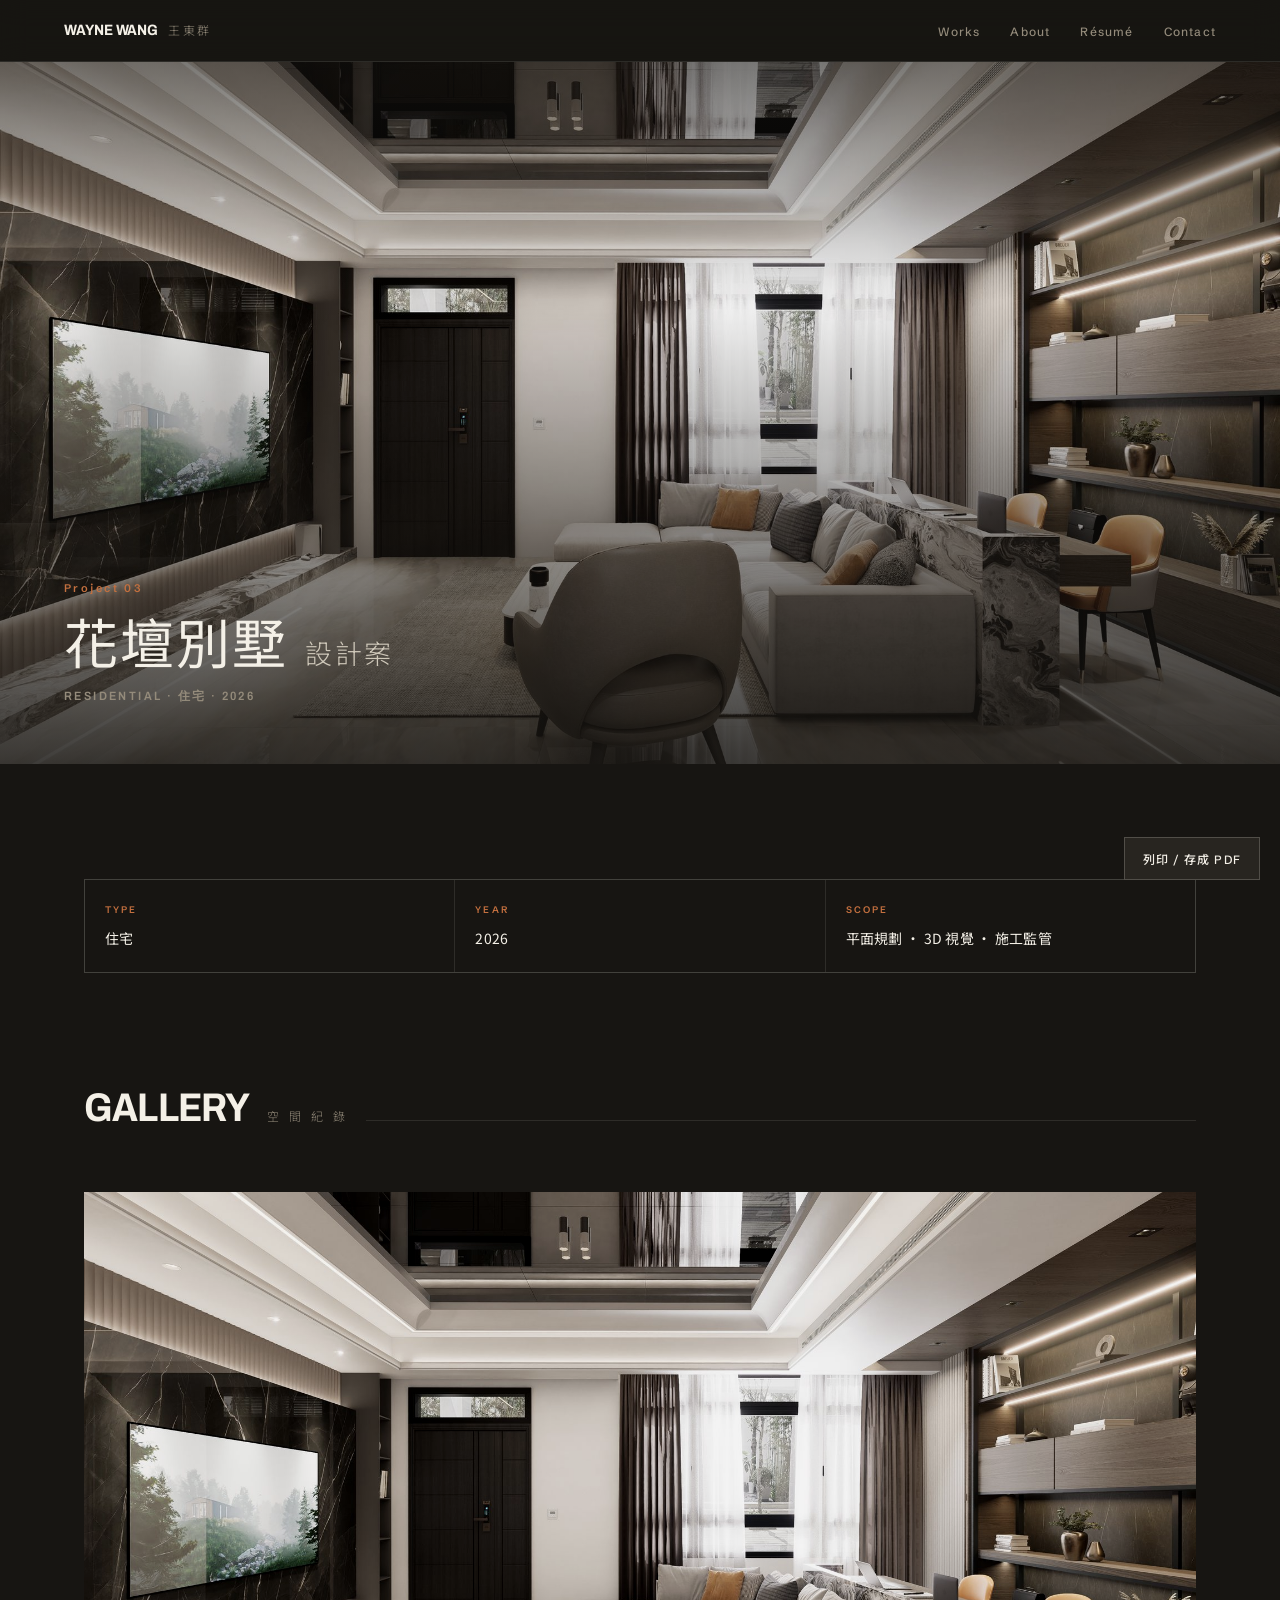
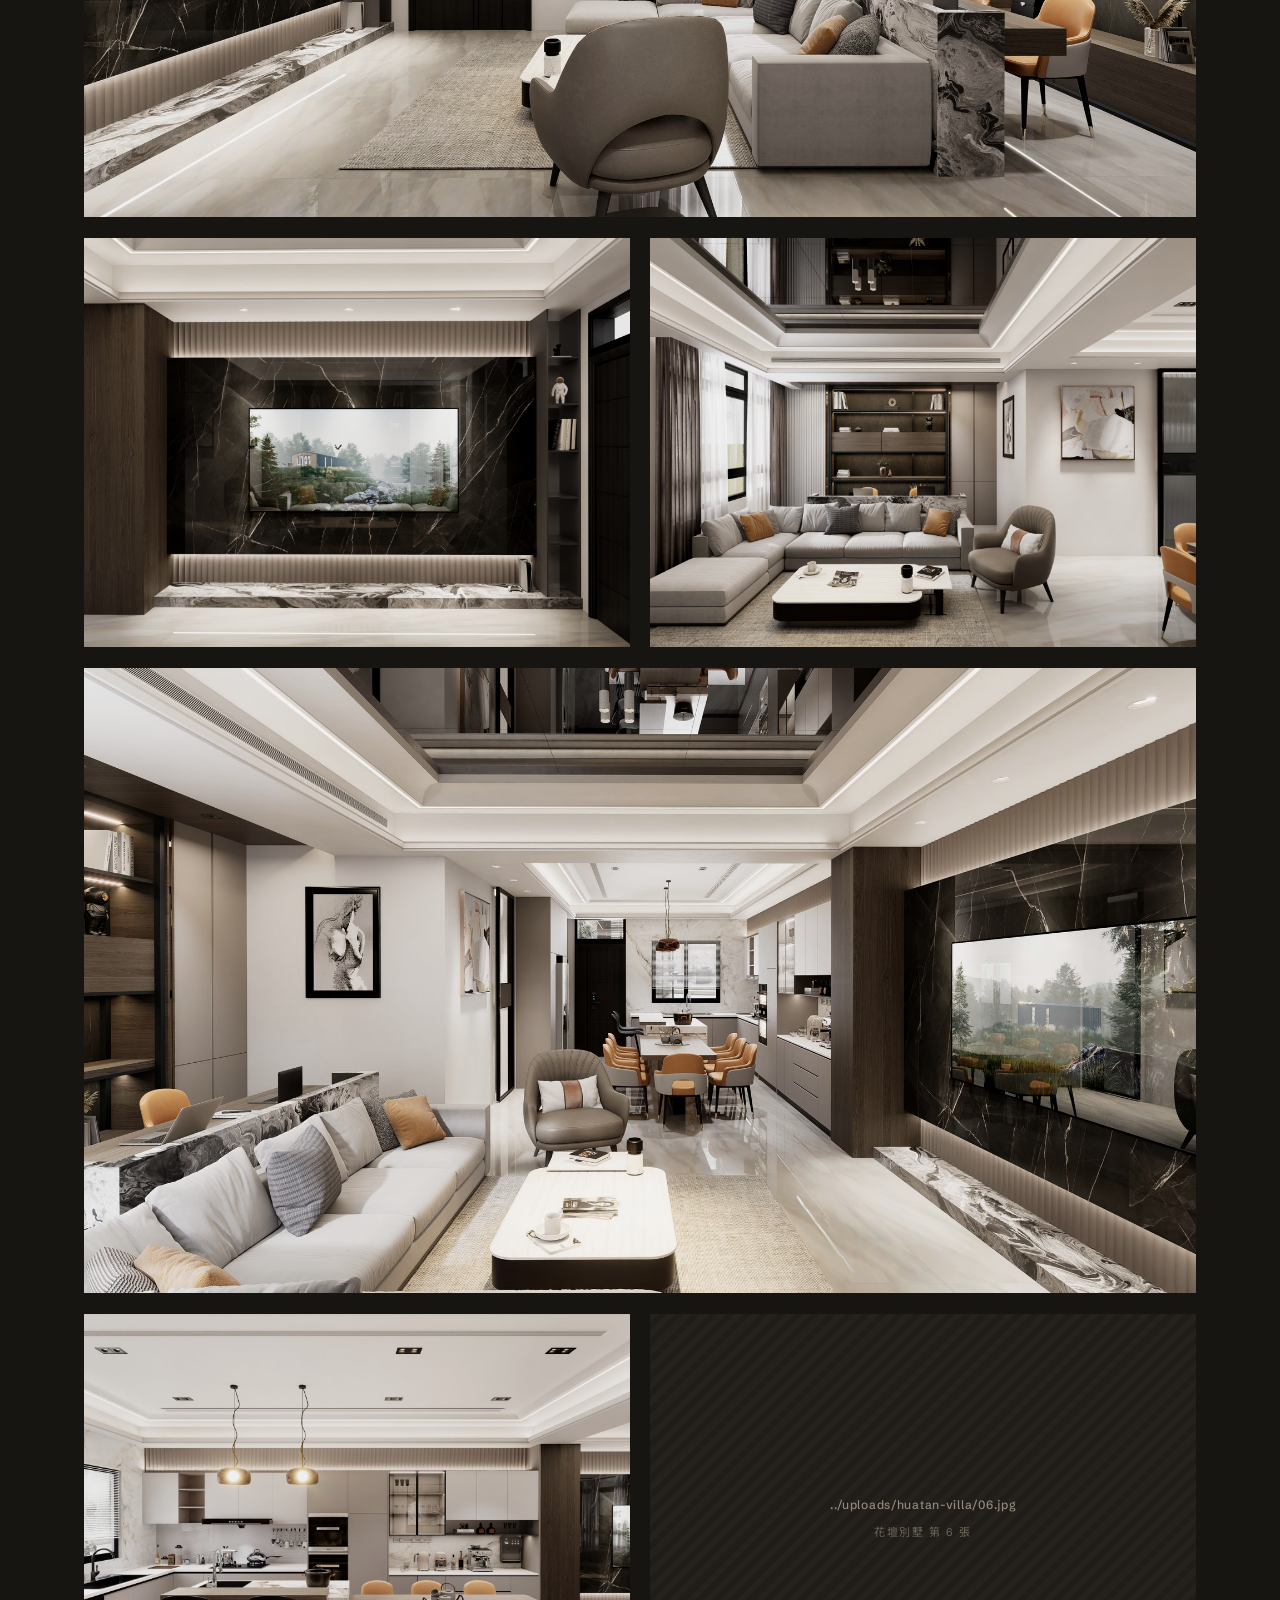
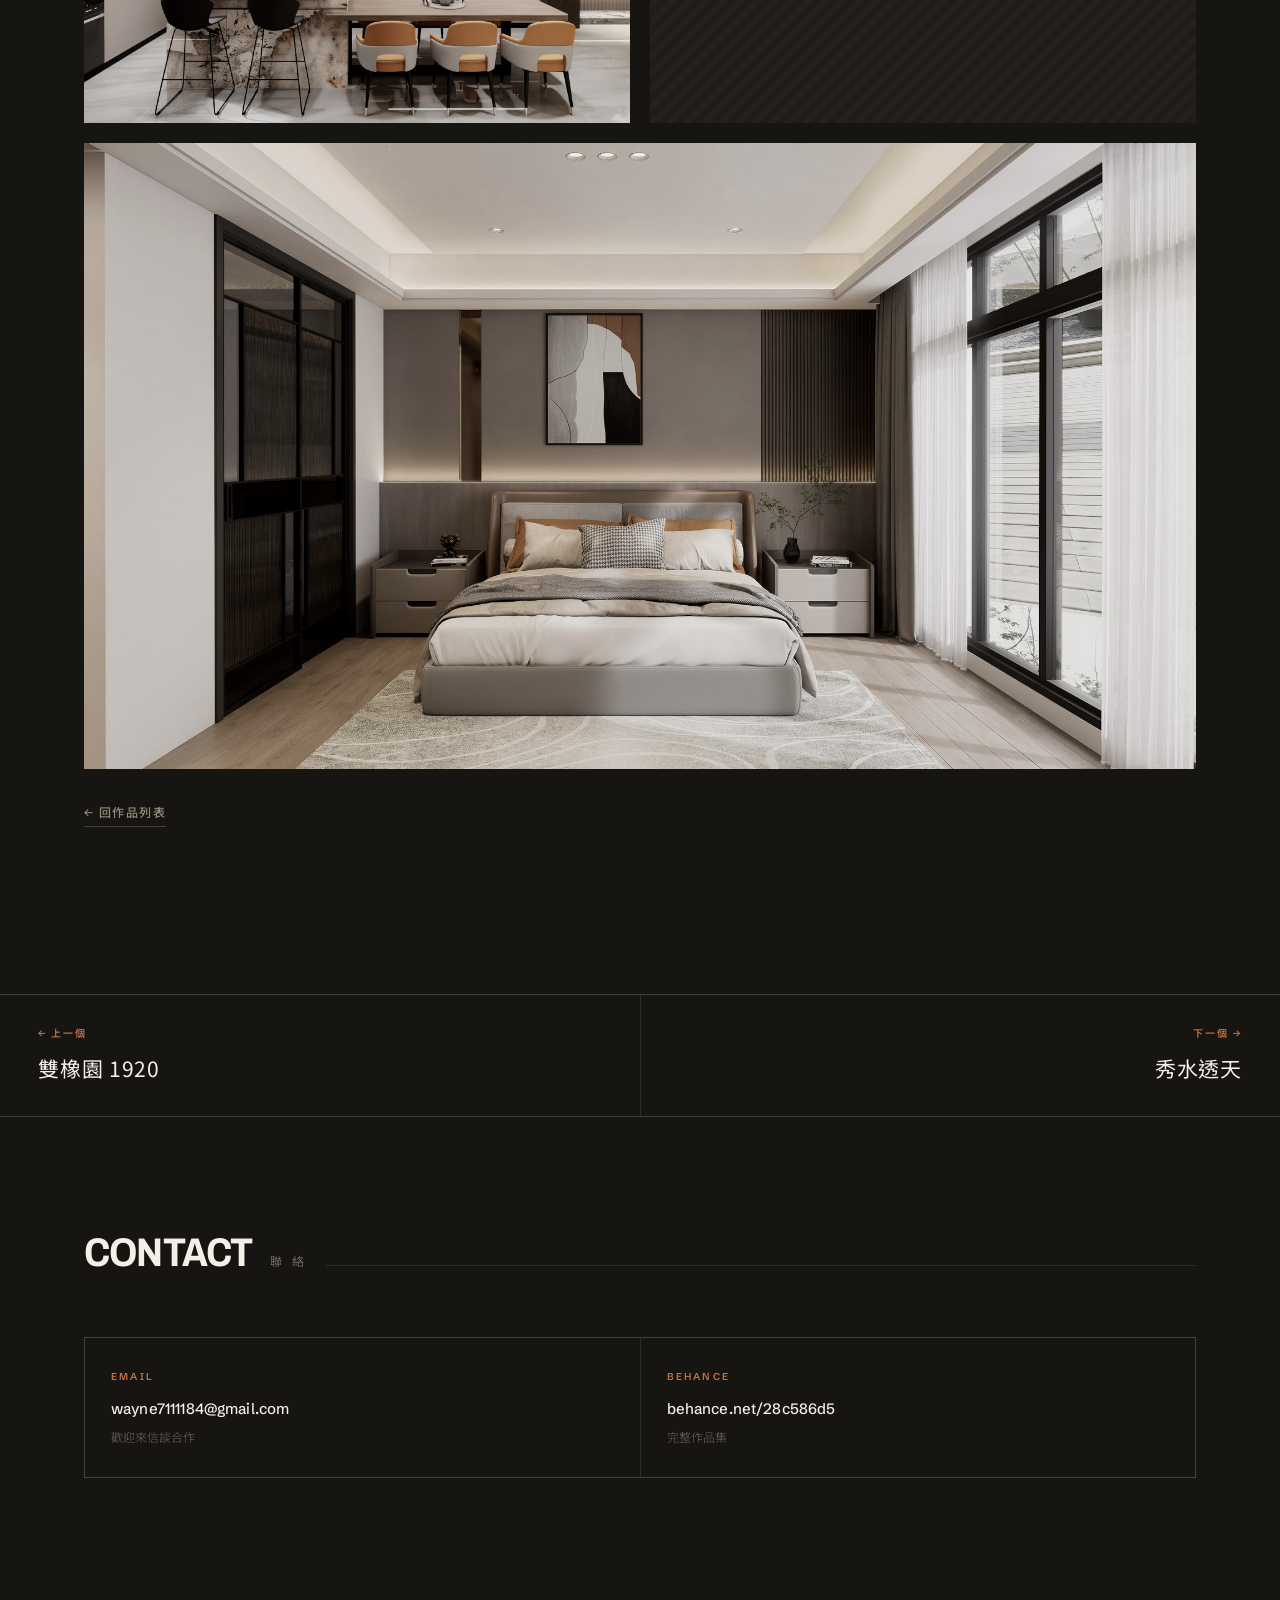
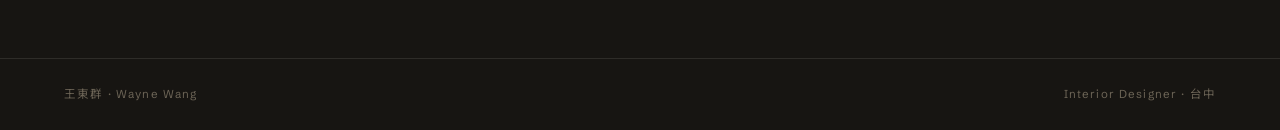
<file: works/huatan-villa.html>
<!DOCTYPE html>
<html lang="zh-TW">
<head>
<meta charset="UTF-8">
<meta name="viewport" content="width=device-width, initial-scale=1.0">
<title>花壇別墅設計案 — 王東群 Wayne Wang</title>
<meta name="description" content="花壇別墅設計案｜住宅 · 2026｜王東群 Wayne Wang 室內設計作品">
<link rel="canonical" href="https://waynewang-design.github.io/works/huatan-villa.html">
<link rel="icon" href="data:image/svg+xml,%3Csvg xmlns='http://www.w3.org/2000/svg' viewBox='0 0 32 32'%3E%3Crect width='32' height='32' fill='%23171512'/%3E%3Ctext x='16' y='23' font-family='Helvetica,Arial' font-size='19' font-weight='700' fill='%23C4703F' text-anchor='middle'%3EW%3C/text%3E%3C/svg%3E">
<meta property="og:type" content="article">
<meta property="og:url" content="https://waynewang-design.github.io/works/huatan-villa.html">
<meta property="og:title" content="花壇別墅設計案 — 王東群 Wayne Wang">
<meta property="og:description" content="花壇別墅設計案｜住宅 · 2026｜王東群 Wayne Wang 室內設計作品">
<meta property="og:image" content="https://waynewang-design.github.io/uploads/work-03.jpg">
<meta property="og:locale" content="zh_TW">
<meta name="twitter:card" content="summary_large_image">
<link rel="preconnect" href="https://fonts.googleapis.com">
<link rel="preconnect" href="https://fonts.gstatic.com" crossorigin>
<link href="https://fonts.googleapis.com/css2?family=Archivo:wdth,wght@75..125,400..900&family=Schibsted+Grotesk:wght@300;400;500;600;700&family=Noto+Sans+TC:wght@200;300;400;500;700&display=swap" rel="stylesheet">
<link rel="stylesheet" href="../assets/site.css">
</head>
<body>

<nav class="nav">
  <a href="../index.html" class="brand">Wayne Wang<span>王東群</span></a>
  <ul>
    <li><a href="../index.html#works">Works</a></li>
    <li><a href="../index.html#about">About</a></li>
    <li><a href="../index.html#resume">Résumé</a></li>
    <li><a href="../index.html#contact">Contact</a></li>
  </ul>
</nav>

<header class="p-hero">
  <div class="slot"><img src="../uploads/work-03.jpg" alt="花壇別墅" fetchpriority="high" decoding="async" onerror="imgFallback(this)"><div class="hint"><b>../uploads/work-03.jpg</b>花壇別墅</div></div>
  <div class="p-head">
    <div class="inner">
      <div class="p-no">Project 03</div>
      <h1 class="p-title">花壇別墅<small>設計案</small></h1>
      <div class="p-sub">Residential · 住宅 · 2026</div>
    </div>
  </div>
</header>

<section class="container sec" style="padding-bottom:0">
  <div class="p-meta">
        <div><div class="k">Type</div><div class="v">住宅</div></div>
        <div><div class="k">Year</div><div class="v">2026</div></div>
        <div><div class="k">Scope</div><div class="v">平面規劃 · 3D 視覺 · 施工監管</div></div>
  </div>
</section>


<section class="container sec">
  <div class="sec-head"><h2>Gallery</h2><span class="zh">空 間 紀 錄</span><span class="ln"></span></div>
  <div class="gallery">
      <div class="g-item"><div class="slot"><img src="../uploads/huatan-villa/01.jpg" alt="花壇別墅 第 1 張" loading="lazy" decoding="async" onerror="imgFallback(this)"><div class="hint"><b>../uploads/huatan-villa/01.jpg</b>花壇別墅 第 1 張</div></div>
      </div>
      <div class="g-item"><div class="slot"><img src="../uploads/huatan-villa/02.jpg" alt="花壇別墅 第 2 張" loading="lazy" decoding="async" onerror="imgFallback(this)"><div class="hint"><b>../uploads/huatan-villa/02.jpg</b>花壇別墅 第 2 張</div></div>
      </div>
      <div class="g-item"><div class="slot"><img src="../uploads/huatan-villa/03.jpg" alt="花壇別墅 第 3 張" loading="lazy" decoding="async" onerror="imgFallback(this)"><div class="hint"><b>../uploads/huatan-villa/03.jpg</b>花壇別墅 第 3 張</div></div>
      </div>
      <div class="g-item"><div class="slot"><img src="../uploads/huatan-villa/04.jpg" alt="花壇別墅 第 4 張" loading="lazy" decoding="async" onerror="imgFallback(this)"><div class="hint"><b>../uploads/huatan-villa/04.jpg</b>花壇別墅 第 4 張</div></div>
      </div>
      <div class="g-item"><div class="slot"><img src="../uploads/huatan-villa/05.jpg" alt="花壇別墅 第 5 張" loading="lazy" decoding="async" onerror="imgFallback(this)"><div class="hint"><b>../uploads/huatan-villa/05.jpg</b>花壇別墅 第 5 張</div></div>
      </div>
      <div class="g-item"><div class="slot"><img src="../uploads/huatan-villa/06.jpg" alt="花壇別墅 第 6 張" loading="lazy" decoding="async" onerror="imgFallback(this)"><div class="hint"><b>../uploads/huatan-villa/06.jpg</b>花壇別墅 第 6 張</div></div>
      </div>
      <div class="g-item"><div class="slot"><img src="../uploads/huatan-villa/07.jpg" alt="花壇別墅 第 7 張" loading="lazy" decoding="async" onerror="imgFallback(this)"><div class="hint"><b>../uploads/huatan-villa/07.jpg</b>花壇別墅 第 7 張</div></div>
      </div>
  </div>
  <a class="p-back" href="../index.html#works">← 回作品列表</a>
</section>

<nav class="p-nav">
    <a class="prev" href="shuangxiang-1920.html">
      <div class="dir">← 上一個</div>
      <div class="nm">雙橡園 1920</div>
    </a>
    <a class="next" href="xiushui-house.html">
      <div class="dir">下一個 →</div>
      <div class="nm">秀水透天</div>
    </a>
</nav>

<section class="container sec">
  <div class="sec-head"><h2>Contact</h2><span class="zh">聯 絡</span><span class="ln"></span></div>
  <div class="contact">
    <div class="c-item">
      <div class="k">Email</div>
      <a class="v" href="mailto:wayne7111184@gmail.com">wayne7111184@gmail.com</a>
      <div class="s">歡迎來信談合作</div>
    </div>
    <div class="c-item">
      <div class="k">Behance</div>
      <a class="v" href="https://www.behance.net/28c586d5" target="_blank" rel="noopener">behance.net/28c586d5</a>
      <div class="s">完整作品集</div>
    </div>
  </div>
</section>

<footer>
  <div>王東群 · Wayne Wang</div>
  <div>Interior Designer · 台中</div>
</footer>

<button class="print-btn" onclick="window.print()"><span class="pb-long">列印 / 存成 PDF</span><span class="pb-short">PDF</span></button>

<script>
/* 圖片副檔名容錯；畫廊圖找不到就整格移除，版面不會開天窗 */
function imgFallback(img){
  var exts = ['.jpg','.png','.jpeg','.webp','.JPG','.PNG','.jpg.jpg','.png.png'];
  if(!img.dataset.base){
    img.dataset.base = img.getAttribute('src').replace(/\.[a-z0-9]+$/i,'');
    img.dataset.i = '0';
  }
  var i = parseInt(img.dataset.i, 10);
  while(i < exts.length){
    var cand = img.dataset.base + exts[i];
    i++;
    if(cand !== img.getAttribute('src')){
      img.dataset.i = i;
      img.setAttribute('src', cand);
      return;
    }
  }
  var cell = img.closest('.g-item');
  if(cell){
    var g = cell.parentElement;
    cell.remove();
    /* 整個畫廊都沒圖就把這一段收起來，不留空白區塊 */
    if(g && !g.querySelector('.g-item')){
      var sec = g.closest('section');
      if(sec){ sec.style.display = 'none'; }
    }
  } else {
    img.remove();
  }
}

/* ── 燈箱：點任何一張圖都能放大看，左右鍵換圖、Esc 關閉 ── */
(function(){
  var imgs = [], idx = 0, box, big, cap, count;

  function build(){
    box = document.createElement('div');
    box.className = 'lb';
    box.innerHTML =
      '<div class="lb-count"></div>' +
      '<img alt="">' +
      '<div class="lb-cap"></div>' +
      '<button class="lb-btn lb-prev" aria-label="上一張">‹</button>' +
      '<button class="lb-btn lb-next" aria-label="下一張">›</button>' +
      '<button class="lb-btn lb-close" aria-label="關閉">×</button>';
    document.body.appendChild(box);
    big = box.querySelector('img');
    cap = box.querySelector('.lb-cap');
    count = box.querySelector('.lb-count');
    box.querySelector('.lb-prev').onclick = function(e){ e.stopPropagation(); step(-1); };
    box.querySelector('.lb-next').onclick = function(e){ e.stopPropagation(); step(1); };
    box.querySelector('.lb-close').onclick = close;
    box.onclick = function(e){ if(e.target === box || e.target === big) close(); };
  }

  function show(i){
    idx = (i + imgs.length) % imgs.length;
    var el = imgs[idx];
    big.src = el.getAttribute('src');
    var c = el.closest('.g-item') ? el.closest('.g-item').querySelector('.g-cap') : null;
    cap.textContent = c ? c.textContent : '';
    count.textContent = (idx + 1) + ' / ' + imgs.length;
  }
  function step(d){ show(idx + d); }
  function close(){ box.classList.remove('on'); document.body.style.overflow = ''; }

  document.addEventListener('DOMContentLoaded', function(){
    imgs = [].slice.call(document.querySelectorAll('.gallery .slot img'));
    if(!imgs.length) return;
    build();
    imgs.forEach(function(el, i){
      el.addEventListener('click', function(){
        show(i); box.classList.add('on'); document.body.style.overflow = 'hidden';
      });
    });
    document.addEventListener('keydown', function(e){
      if(!box.classList.contains('on')) return;
      if(e.key === 'Escape') close();
      if(e.key === 'ArrowLeft') step(-1);
      if(e.key === 'ArrowRight') step(1);
    });
    /* 手機左右滑動換圖 */
    var x0 = null;
    box.addEventListener('touchstart', function(e){ x0 = e.touches[0].clientX; }, {passive:true});
    box.addEventListener('touchend', function(e){
      if(x0 === null) return;
      var dx = e.changedTouches[0].clientX - x0;
      if(Math.abs(dx) > 50) step(dx < 0 ? 1 : -1);
      x0 = null;
    }, {passive:true});
  });
})();
</script>
</body>
</html>
</file>
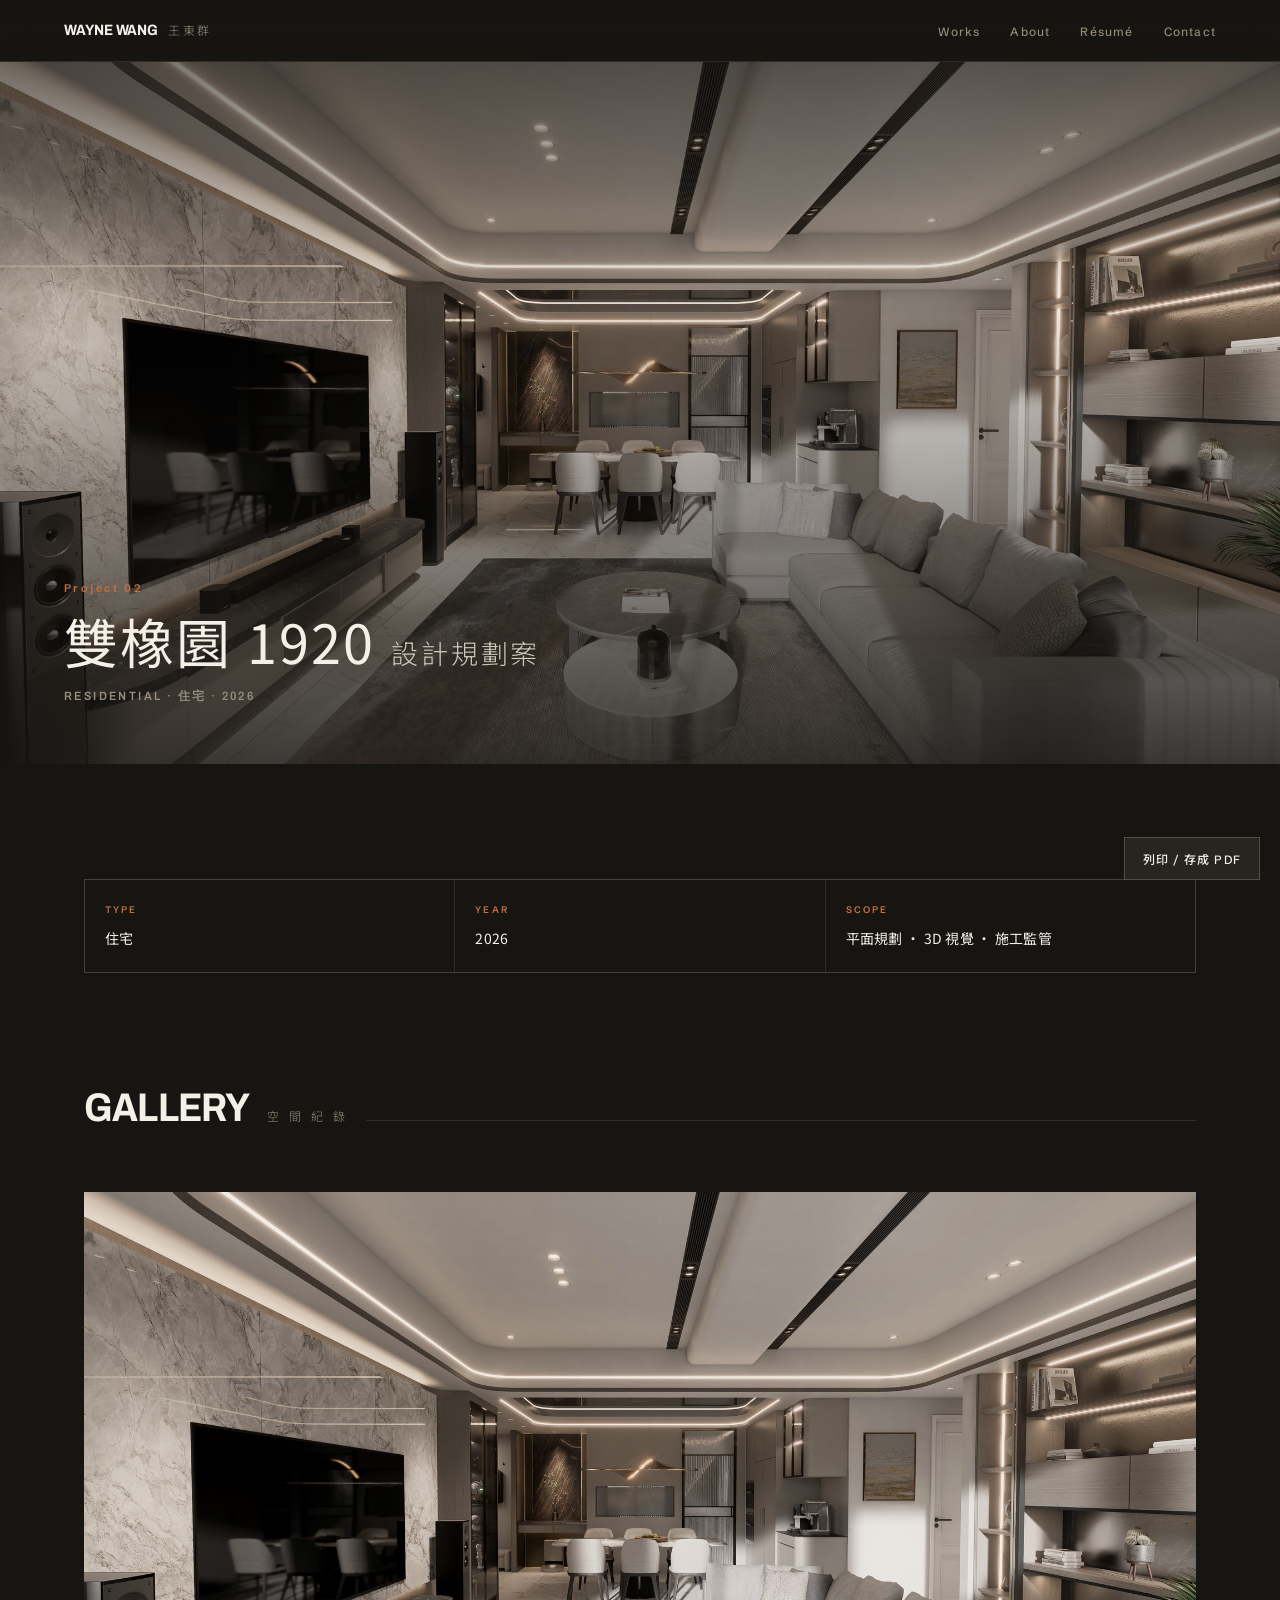
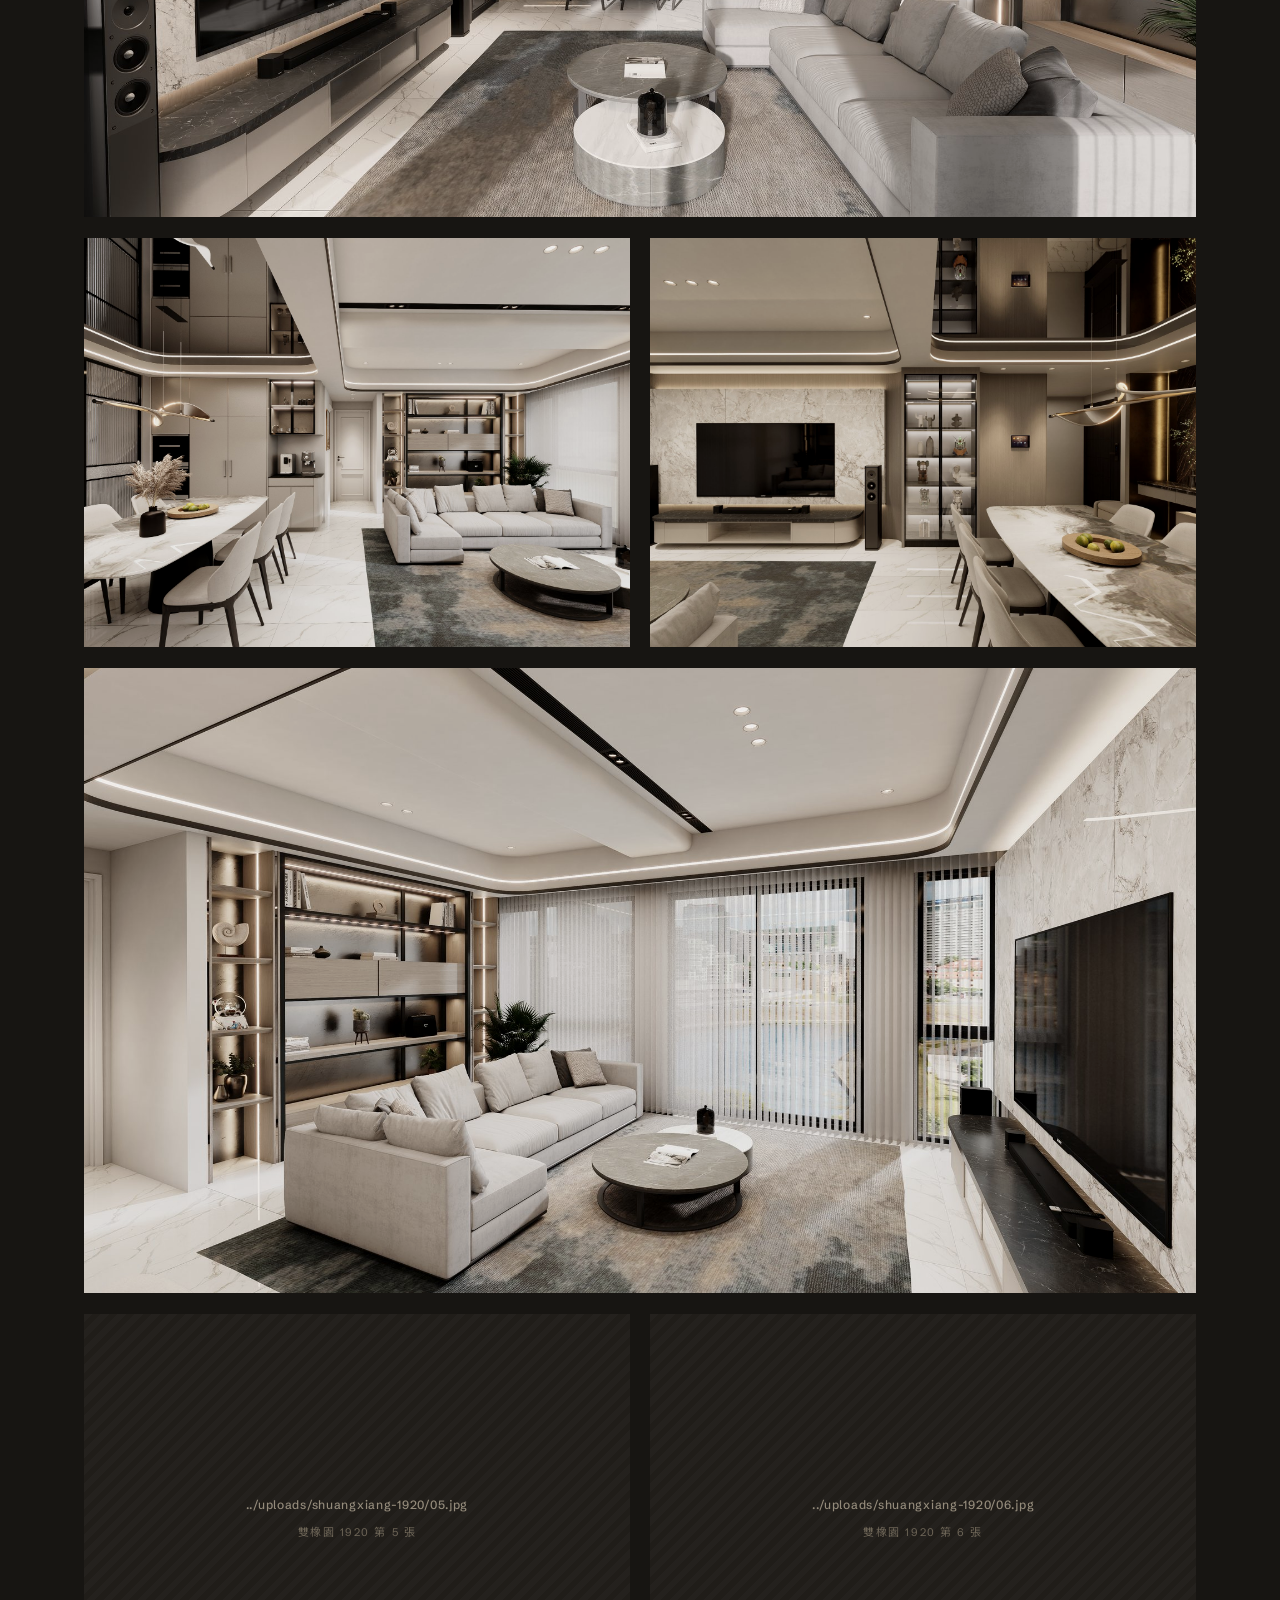
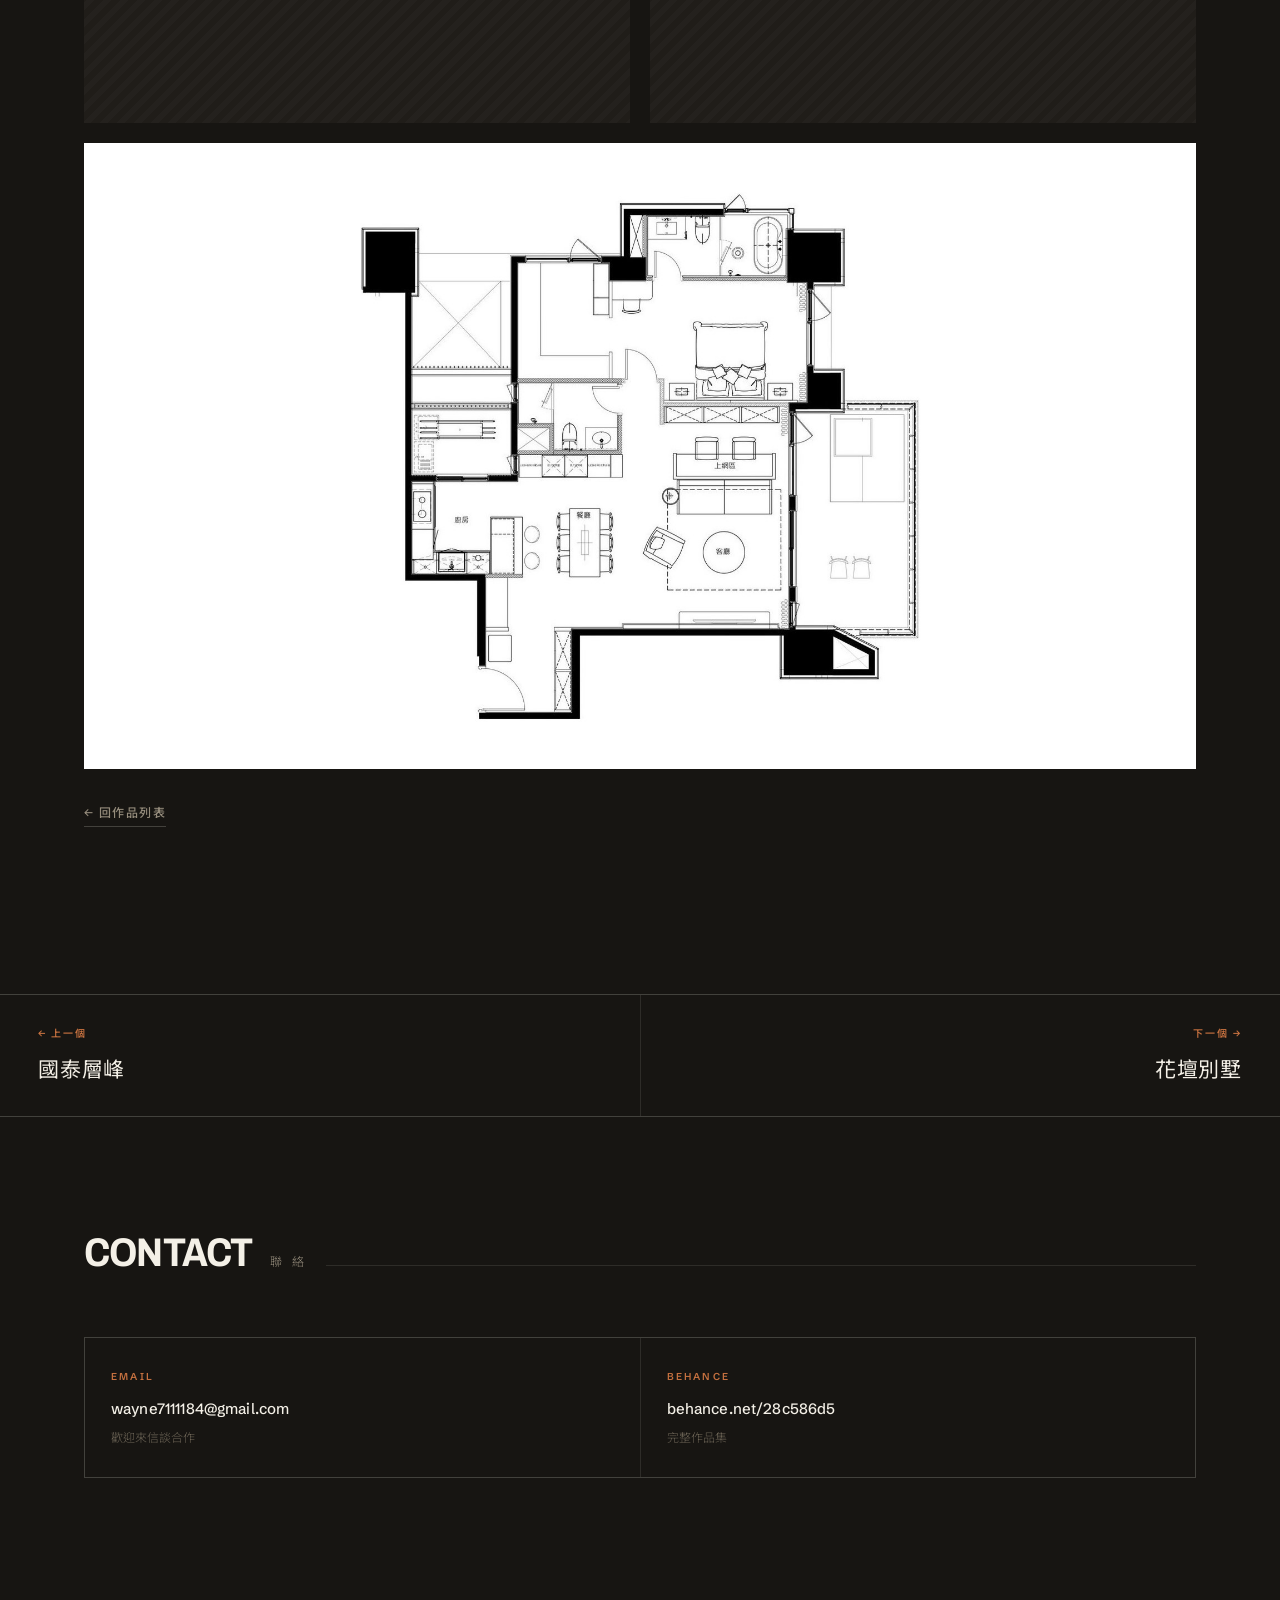
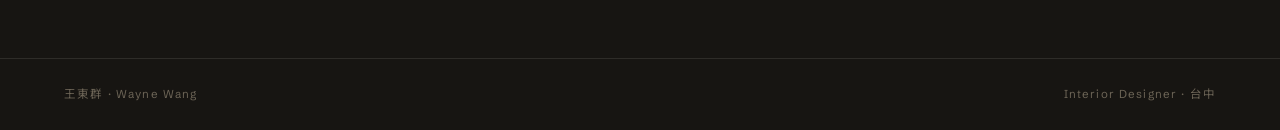
<file: works/shuangxiang-1920.html>
<!DOCTYPE html>
<html lang="zh-TW">
<head>
<meta charset="UTF-8">
<meta name="viewport" content="width=device-width, initial-scale=1.0">
<title>雙橡園 1920設計規劃案 — 王東群 Wayne Wang</title>
<meta name="description" content="雙橡園 1920設計規劃案｜住宅 · 2026｜王東群 Wayne Wang 室內設計作品">
<link rel="canonical" href="https://waynewang-design.github.io/works/shuangxiang-1920.html">
<link rel="icon" href="data:image/svg+xml,%3Csvg xmlns='http://www.w3.org/2000/svg' viewBox='0 0 32 32'%3E%3Crect width='32' height='32' fill='%23171512'/%3E%3Ctext x='16' y='23' font-family='Helvetica,Arial' font-size='19' font-weight='700' fill='%23C4703F' text-anchor='middle'%3EW%3C/text%3E%3C/svg%3E">
<meta property="og:type" content="article">
<meta property="og:url" content="https://waynewang-design.github.io/works/shuangxiang-1920.html">
<meta property="og:title" content="雙橡園 1920設計規劃案 — 王東群 Wayne Wang">
<meta property="og:description" content="雙橡園 1920設計規劃案｜住宅 · 2026｜王東群 Wayne Wang 室內設計作品">
<meta property="og:image" content="https://waynewang-design.github.io/uploads/work-02.jpg">
<meta property="og:locale" content="zh_TW">
<meta name="twitter:card" content="summary_large_image">
<link rel="preconnect" href="https://fonts.googleapis.com">
<link rel="preconnect" href="https://fonts.gstatic.com" crossorigin>
<link href="https://fonts.googleapis.com/css2?family=Archivo:wdth,wght@75..125,400..900&family=Schibsted+Grotesk:wght@300;400;500;600;700&family=Noto+Sans+TC:wght@200;300;400;500;700&display=swap" rel="stylesheet">
<link rel="stylesheet" href="../assets/site.css">
</head>
<body>

<nav class="nav">
  <a href="../index.html" class="brand">Wayne Wang<span>王東群</span></a>
  <ul>
    <li><a href="../index.html#works">Works</a></li>
    <li><a href="../index.html#about">About</a></li>
    <li><a href="../index.html#resume">Résumé</a></li>
    <li><a href="../index.html#contact">Contact</a></li>
  </ul>
</nav>

<header class="p-hero">
  <div class="slot"><img src="../uploads/work-02.jpg" alt="雙橡園 1920" fetchpriority="high" decoding="async" onerror="imgFallback(this)"><div class="hint"><b>../uploads/work-02.jpg</b>雙橡園 1920</div></div>
  <div class="p-head">
    <div class="inner">
      <div class="p-no">Project 02</div>
      <h1 class="p-title">雙橡園 1920<small>設計規劃案</small></h1>
      <div class="p-sub">Residential · 住宅 · 2026</div>
    </div>
  </div>
</header>

<section class="container sec" style="padding-bottom:0">
  <div class="p-meta">
        <div><div class="k">Type</div><div class="v">住宅</div></div>
        <div><div class="k">Year</div><div class="v">2026</div></div>
        <div><div class="k">Scope</div><div class="v">平面規劃 · 3D 視覺 · 施工監管</div></div>
  </div>
</section>


<section class="container sec">
  <div class="sec-head"><h2>Gallery</h2><span class="zh">空 間 紀 錄</span><span class="ln"></span></div>
  <div class="gallery">
      <div class="g-item"><div class="slot"><img src="../uploads/shuangxiang-1920/01.jpg" alt="雙橡園 1920 第 1 張" loading="lazy" decoding="async" onerror="imgFallback(this)"><div class="hint"><b>../uploads/shuangxiang-1920/01.jpg</b>雙橡園 1920 第 1 張</div></div>
      </div>
      <div class="g-item"><div class="slot"><img src="../uploads/shuangxiang-1920/02.jpg" alt="雙橡園 1920 第 2 張" loading="lazy" decoding="async" onerror="imgFallback(this)"><div class="hint"><b>../uploads/shuangxiang-1920/02.jpg</b>雙橡園 1920 第 2 張</div></div>
      </div>
      <div class="g-item"><div class="slot"><img src="../uploads/shuangxiang-1920/03.jpg" alt="雙橡園 1920 第 3 張" loading="lazy" decoding="async" onerror="imgFallback(this)"><div class="hint"><b>../uploads/shuangxiang-1920/03.jpg</b>雙橡園 1920 第 3 張</div></div>
      </div>
      <div class="g-item"><div class="slot"><img src="../uploads/shuangxiang-1920/04.jpg" alt="雙橡園 1920 第 4 張" loading="lazy" decoding="async" onerror="imgFallback(this)"><div class="hint"><b>../uploads/shuangxiang-1920/04.jpg</b>雙橡園 1920 第 4 張</div></div>
      </div>
      <div class="g-item"><div class="slot"><img src="../uploads/shuangxiang-1920/05.jpg" alt="雙橡園 1920 第 5 張" loading="lazy" decoding="async" onerror="imgFallback(this)"><div class="hint"><b>../uploads/shuangxiang-1920/05.jpg</b>雙橡園 1920 第 5 張</div></div>
      </div>
      <div class="g-item"><div class="slot"><img src="../uploads/shuangxiang-1920/06.jpg" alt="雙橡園 1920 第 6 張" loading="lazy" decoding="async" onerror="imgFallback(this)"><div class="hint"><b>../uploads/shuangxiang-1920/06.jpg</b>雙橡園 1920 第 6 張</div></div>
      </div>
      <div class="g-item plan"><div class="slot"><img src="../uploads/shuangxiang-1920/07.jpg" alt="雙橡園 1920 第 7 張" loading="lazy" decoding="async" onerror="imgFallback(this)"><div class="hint"><b>../uploads/shuangxiang-1920/07.jpg</b>雙橡園 1920 第 7 張</div></div>
      </div>
  </div>
  <a class="p-back" href="../index.html#works">← 回作品列表</a>
</section>

<nav class="p-nav">
    <a class="prev" href="guotai.html">
      <div class="dir">← 上一個</div>
      <div class="nm">國泰層峰</div>
    </a>
    <a class="next" href="huatan-villa.html">
      <div class="dir">下一個 →</div>
      <div class="nm">花壇別墅</div>
    </a>
</nav>

<section class="container sec">
  <div class="sec-head"><h2>Contact</h2><span class="zh">聯 絡</span><span class="ln"></span></div>
  <div class="contact">
    <div class="c-item">
      <div class="k">Email</div>
      <a class="v" href="mailto:wayne7111184@gmail.com">wayne7111184@gmail.com</a>
      <div class="s">歡迎來信談合作</div>
    </div>
    <div class="c-item">
      <div class="k">Behance</div>
      <a class="v" href="https://www.behance.net/28c586d5" target="_blank" rel="noopener">behance.net/28c586d5</a>
      <div class="s">完整作品集</div>
    </div>
  </div>
</section>

<footer>
  <div>王東群 · Wayne Wang</div>
  <div>Interior Designer · 台中</div>
</footer>

<button class="print-btn" onclick="window.print()"><span class="pb-long">列印 / 存成 PDF</span><span class="pb-short">PDF</span></button>

<script>
/* 圖片副檔名容錯；畫廊圖找不到就整格移除，版面不會開天窗 */
function imgFallback(img){
  var exts = ['.jpg','.png','.jpeg','.webp','.JPG','.PNG','.jpg.jpg','.png.png'];
  if(!img.dataset.base){
    img.dataset.base = img.getAttribute('src').replace(/\.[a-z0-9]+$/i,'');
    img.dataset.i = '0';
  }
  var i = parseInt(img.dataset.i, 10);
  while(i < exts.length){
    var cand = img.dataset.base + exts[i];
    i++;
    if(cand !== img.getAttribute('src')){
      img.dataset.i = i;
      img.setAttribute('src', cand);
      return;
    }
  }
  var cell = img.closest('.g-item');
  if(cell){
    var g = cell.parentElement;
    cell.remove();
    /* 整個畫廊都沒圖就把這一段收起來，不留空白區塊 */
    if(g && !g.querySelector('.g-item')){
      var sec = g.closest('section');
      if(sec){ sec.style.display = 'none'; }
    }
  } else {
    img.remove();
  }
}

/* ── 燈箱：點任何一張圖都能放大看，左右鍵換圖、Esc 關閉 ── */
(function(){
  var imgs = [], idx = 0, box, big, cap, count;

  function build(){
    box = document.createElement('div');
    box.className = 'lb';
    box.innerHTML =
      '<div class="lb-count"></div>' +
      '<img alt="">' +
      '<div class="lb-cap"></div>' +
      '<button class="lb-btn lb-prev" aria-label="上一張">‹</button>' +
      '<button class="lb-btn lb-next" aria-label="下一張">›</button>' +
      '<button class="lb-btn lb-close" aria-label="關閉">×</button>';
    document.body.appendChild(box);
    big = box.querySelector('img');
    cap = box.querySelector('.lb-cap');
    count = box.querySelector('.lb-count');
    box.querySelector('.lb-prev').onclick = function(e){ e.stopPropagation(); step(-1); };
    box.querySelector('.lb-next').onclick = function(e){ e.stopPropagation(); step(1); };
    box.querySelector('.lb-close').onclick = close;
    box.onclick = function(e){ if(e.target === box || e.target === big) close(); };
  }

  function show(i){
    idx = (i + imgs.length) % imgs.length;
    var el = imgs[idx];
    big.src = el.getAttribute('src');
    var c = el.closest('.g-item') ? el.closest('.g-item').querySelector('.g-cap') : null;
    cap.textContent = c ? c.textContent : '';
    count.textContent = (idx + 1) + ' / ' + imgs.length;
  }
  function step(d){ show(idx + d); }
  function close(){ box.classList.remove('on'); document.body.style.overflow = ''; }

  document.addEventListener('DOMContentLoaded', function(){
    imgs = [].slice.call(document.querySelectorAll('.gallery .slot img'));
    if(!imgs.length) return;
    build();
    imgs.forEach(function(el, i){
      el.addEventListener('click', function(){
        show(i); box.classList.add('on'); document.body.style.overflow = 'hidden';
      });
    });
    document.addEventListener('keydown', function(e){
      if(!box.classList.contains('on')) return;
      if(e.key === 'Escape') close();
      if(e.key === 'ArrowLeft') step(-1);
      if(e.key === 'ArrowRight') step(1);
    });
    /* 手機左右滑動換圖 */
    var x0 = null;
    box.addEventListener('touchstart', function(e){ x0 = e.touches[0].clientX; }, {passive:true});
    box.addEventListener('touchend', function(e){
      if(x0 === null) return;
      var dx = e.changedTouches[0].clientX - x0;
      if(Math.abs(dx) > 50) step(dx < 0 ? 1 : -1);
      x0 = null;
    }, {passive:true});
  });
})();
</script>
</body>
</html>
</file>
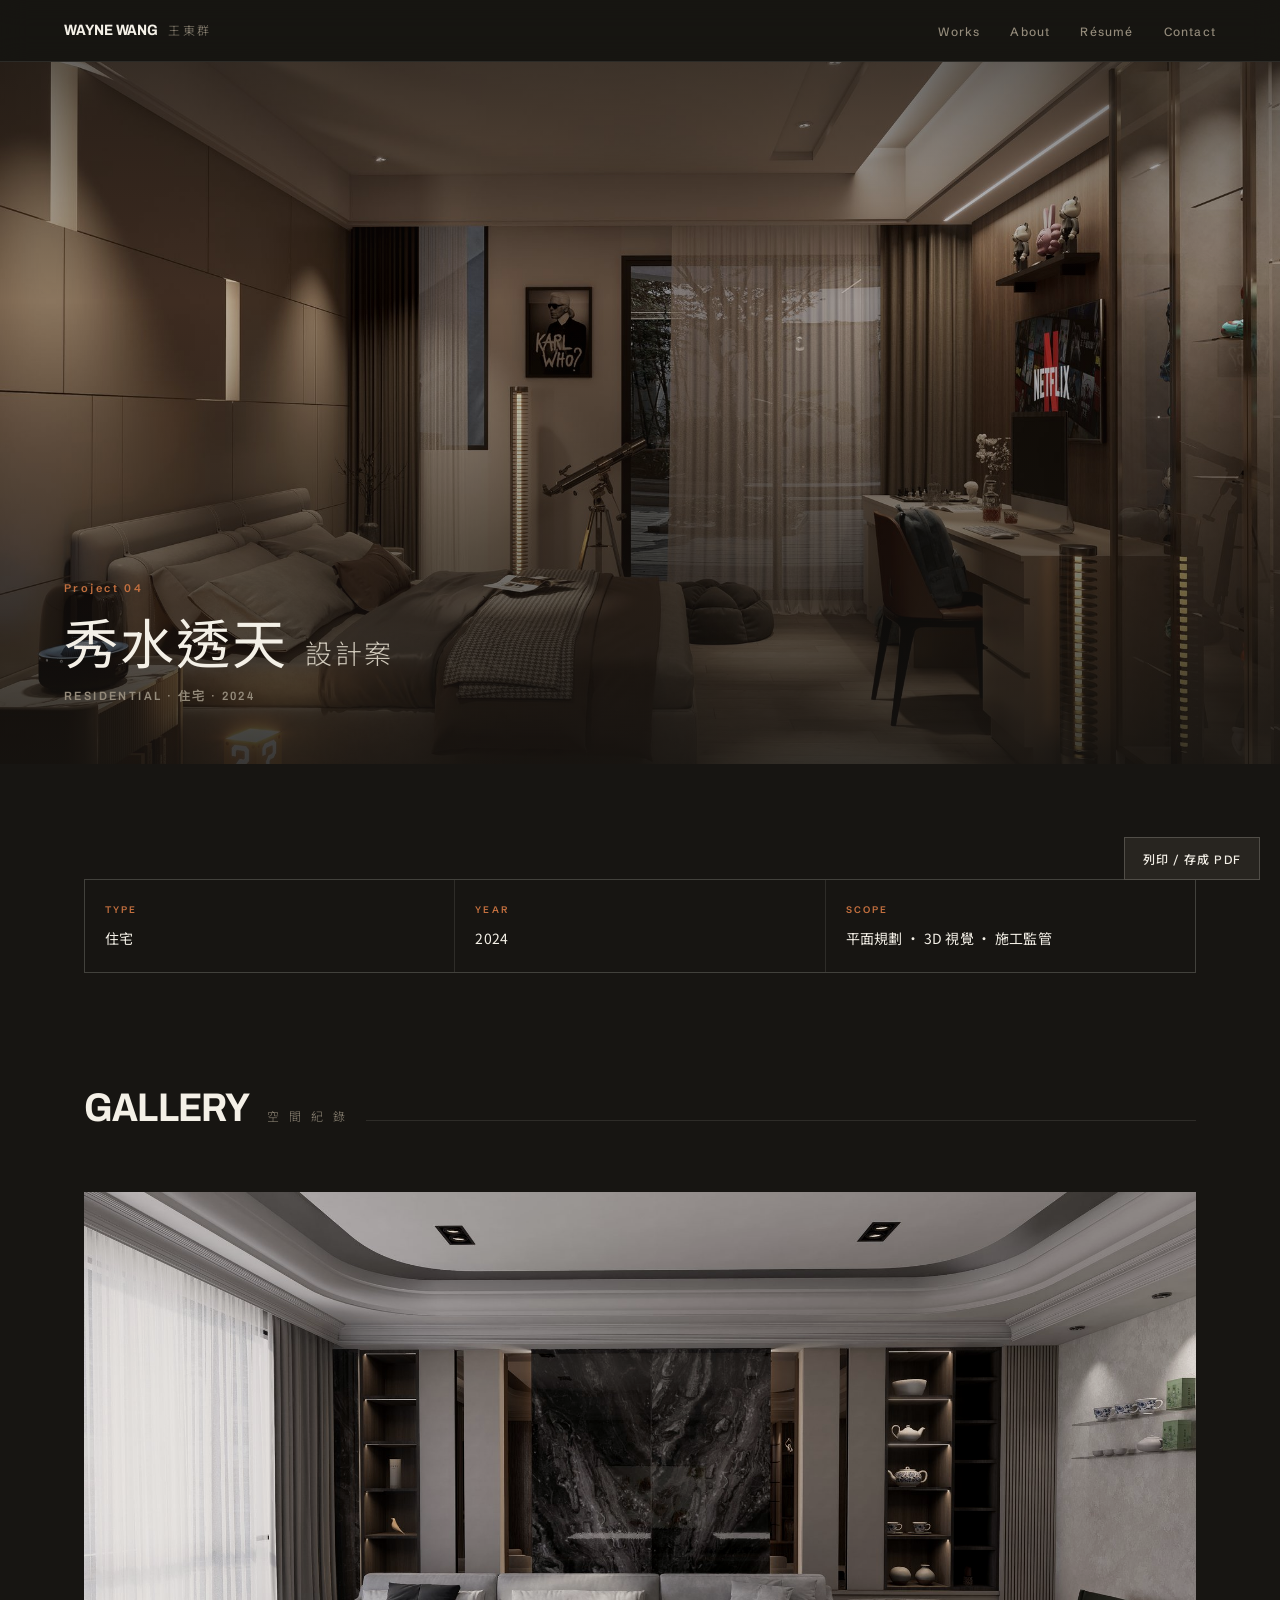
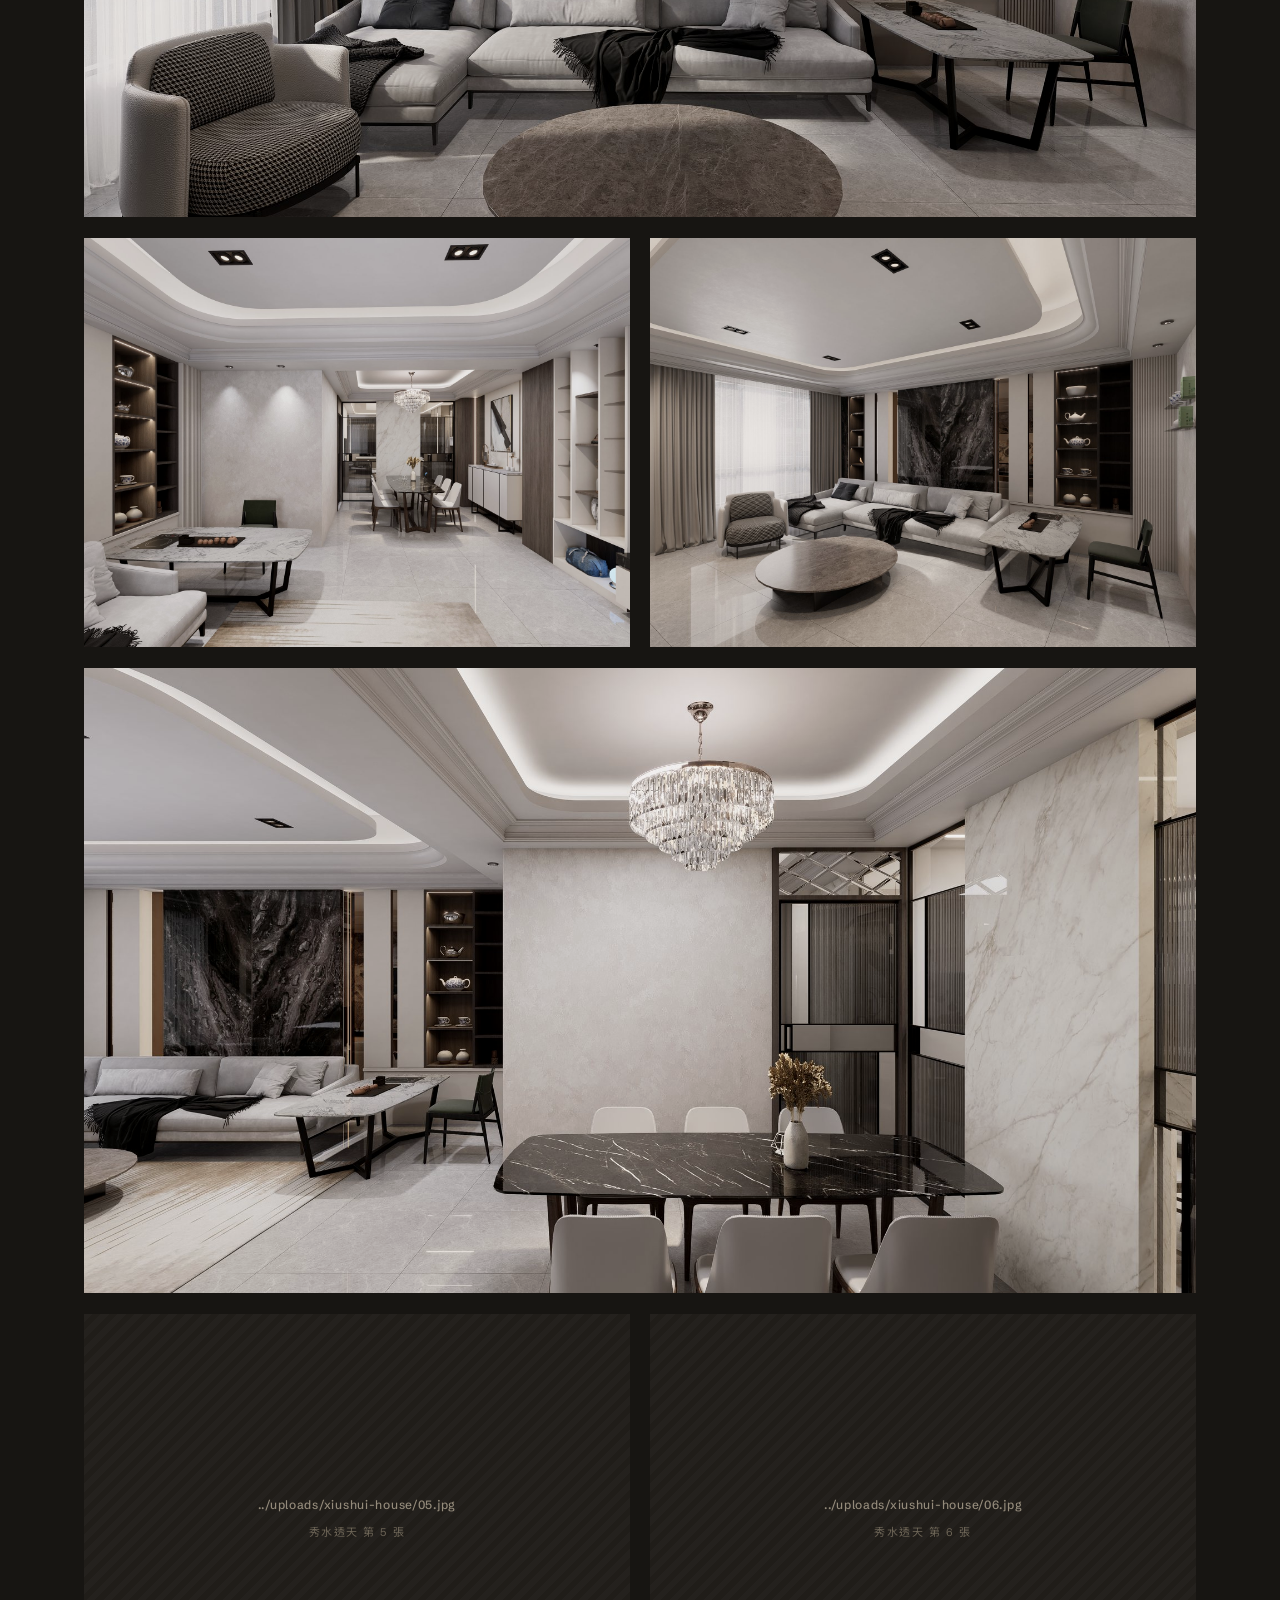
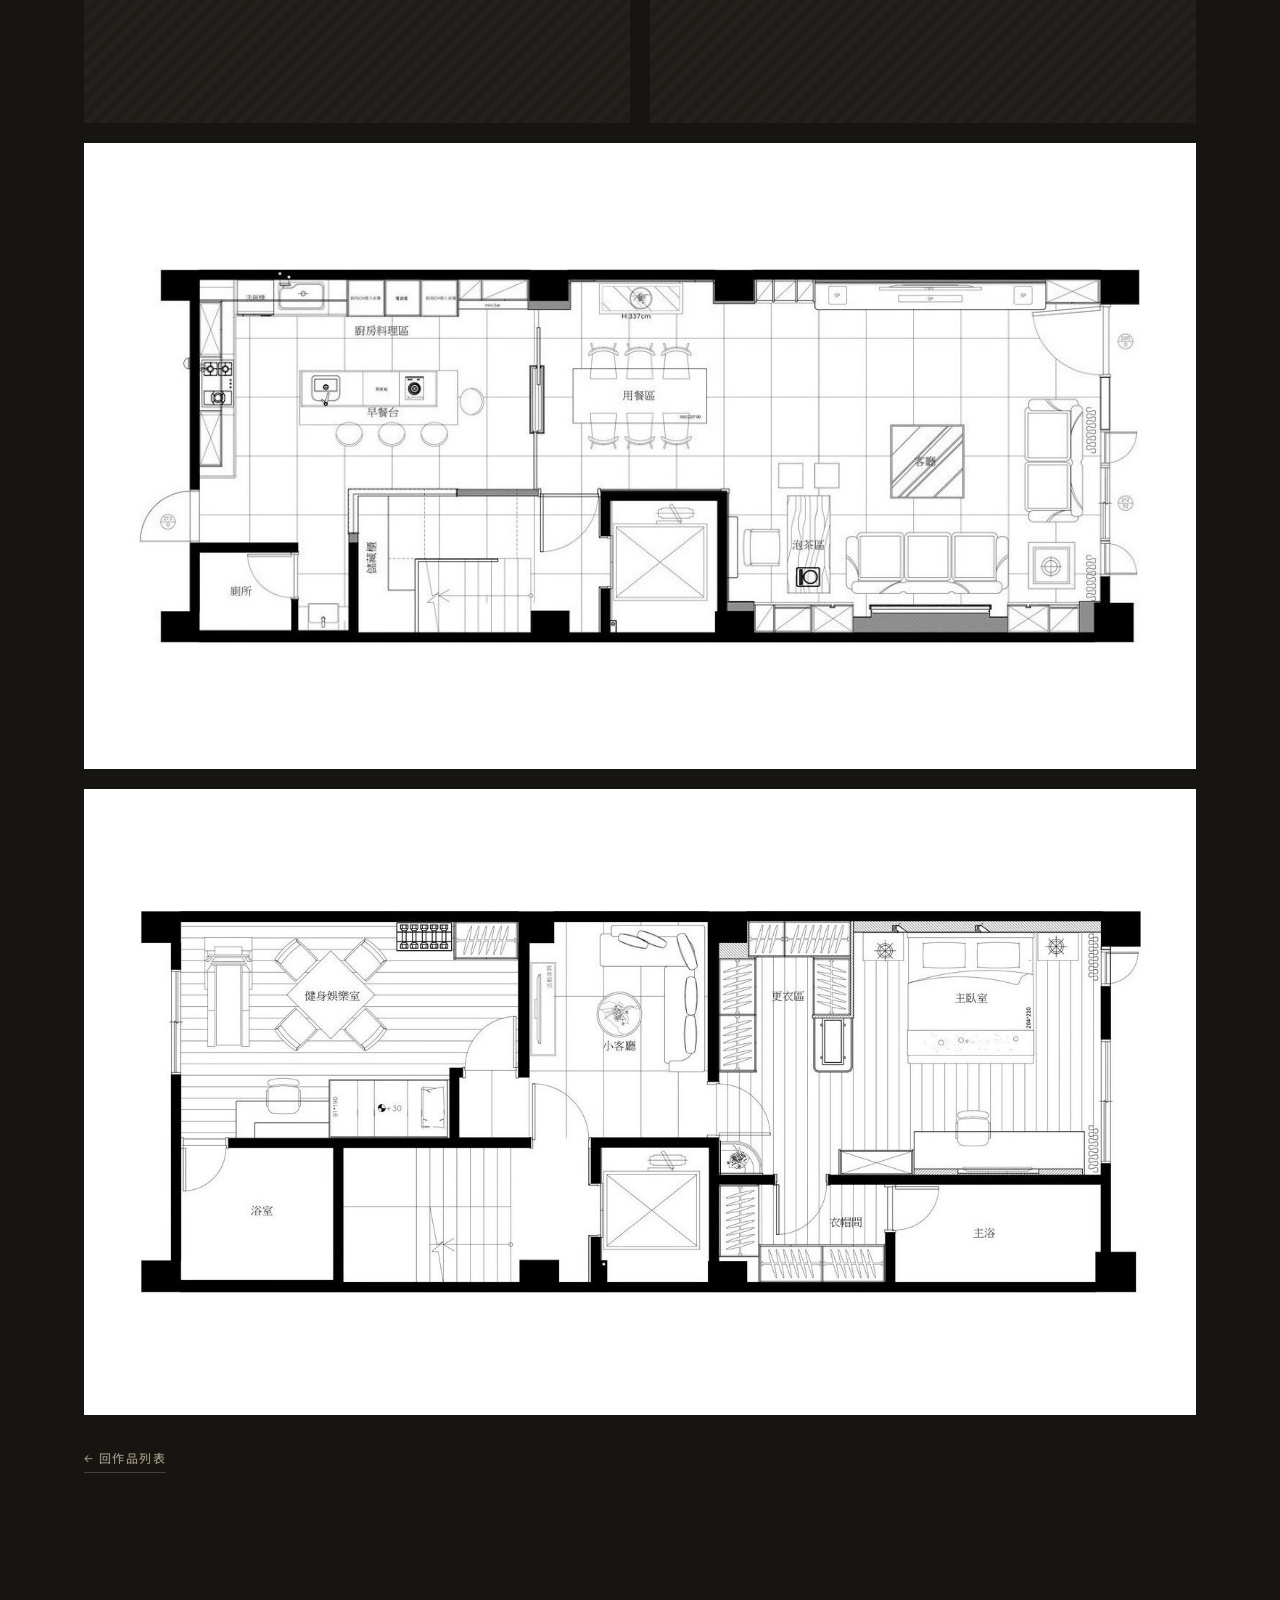
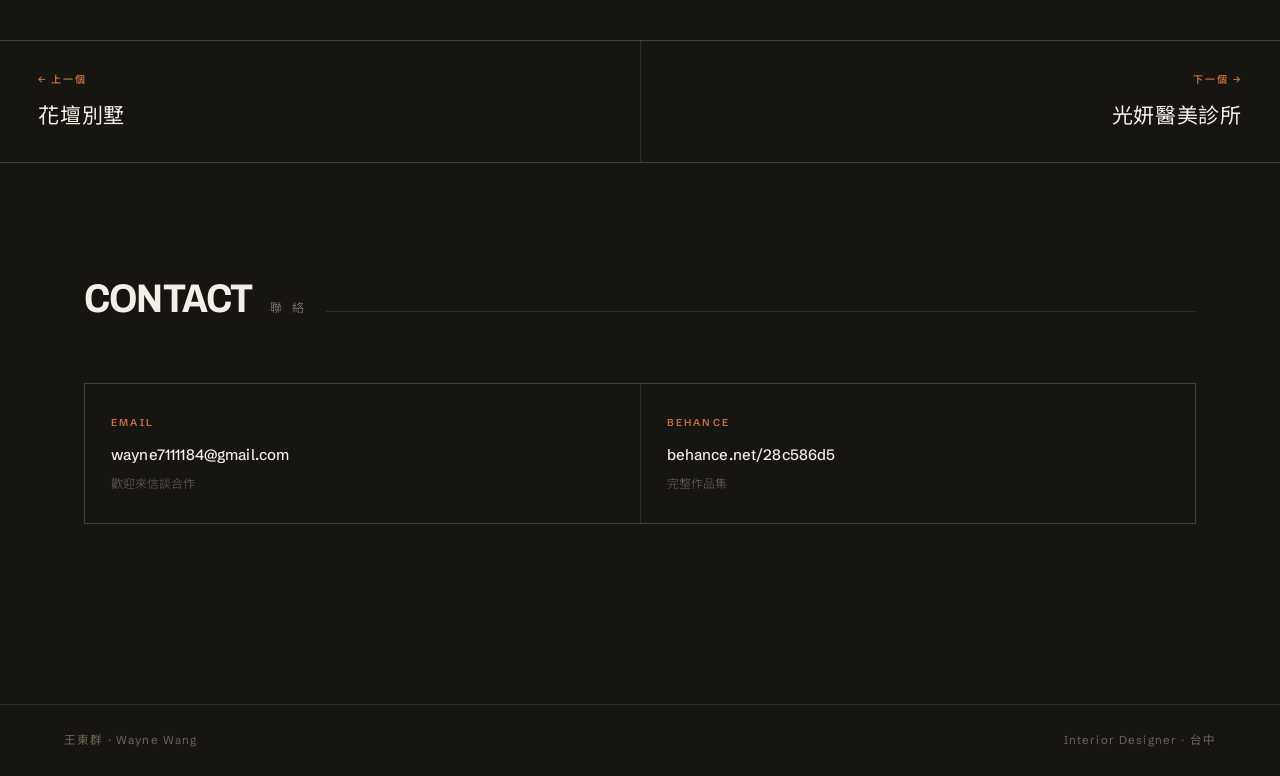
<file: works/xiushui-house.html>
<!DOCTYPE html>
<html lang="zh-TW">
<head>
<meta charset="UTF-8">
<meta name="viewport" content="width=device-width, initial-scale=1.0">
<title>秀水透天設計案 — 王東群 Wayne Wang</title>
<meta name="description" content="秀水透天設計案｜住宅 · 2024｜王東群 Wayne Wang 室內設計作品">
<link rel="canonical" href="https://waynewang-design.github.io/works/xiushui-house.html">
<link rel="icon" href="data:image/svg+xml,%3Csvg xmlns='http://www.w3.org/2000/svg' viewBox='0 0 32 32'%3E%3Crect width='32' height='32' fill='%23171512'/%3E%3Ctext x='16' y='23' font-family='Helvetica,Arial' font-size='19' font-weight='700' fill='%23C4703F' text-anchor='middle'%3EW%3C/text%3E%3C/svg%3E">
<meta property="og:type" content="article">
<meta property="og:url" content="https://waynewang-design.github.io/works/xiushui-house.html">
<meta property="og:title" content="秀水透天設計案 — 王東群 Wayne Wang">
<meta property="og:description" content="秀水透天設計案｜住宅 · 2024｜王東群 Wayne Wang 室內設計作品">
<meta property="og:image" content="https://waynewang-design.github.io/uploads/work-04.jpg">
<meta property="og:locale" content="zh_TW">
<meta name="twitter:card" content="summary_large_image">
<link rel="preconnect" href="https://fonts.googleapis.com">
<link rel="preconnect" href="https://fonts.gstatic.com" crossorigin>
<link href="https://fonts.googleapis.com/css2?family=Archivo:wdth,wght@75..125,400..900&family=Schibsted+Grotesk:wght@300;400;500;600;700&family=Noto+Sans+TC:wght@200;300;400;500;700&display=swap" rel="stylesheet">
<link rel="stylesheet" href="../assets/site.css">
</head>
<body>

<nav class="nav">
  <a href="../index.html" class="brand">Wayne Wang<span>王東群</span></a>
  <ul>
    <li><a href="../index.html#works">Works</a></li>
    <li><a href="../index.html#about">About</a></li>
    <li><a href="../index.html#resume">Résumé</a></li>
    <li><a href="../index.html#contact">Contact</a></li>
  </ul>
</nav>

<header class="p-hero">
  <div class="slot"><img src="../uploads/work-04.jpg" alt="秀水透天" fetchpriority="high" decoding="async" onerror="imgFallback(this)"><div class="hint"><b>../uploads/work-04.jpg</b>秀水透天</div></div>
  <div class="p-head">
    <div class="inner">
      <div class="p-no">Project 04</div>
      <h1 class="p-title">秀水透天<small>設計案</small></h1>
      <div class="p-sub">Residential · 住宅 · 2024</div>
    </div>
  </div>
</header>

<section class="container sec" style="padding-bottom:0">
  <div class="p-meta">
        <div><div class="k">Type</div><div class="v">住宅</div></div>
        <div><div class="k">Year</div><div class="v">2024</div></div>
        <div><div class="k">Scope</div><div class="v">平面規劃 · 3D 視覺 · 施工監管</div></div>
  </div>
</section>


<section class="container sec">
  <div class="sec-head"><h2>Gallery</h2><span class="zh">空 間 紀 錄</span><span class="ln"></span></div>
  <div class="gallery">
      <div class="g-item"><div class="slot"><img src="../uploads/xiushui-house/01.jpg" alt="秀水透天 第 1 張" loading="lazy" decoding="async" onerror="imgFallback(this)"><div class="hint"><b>../uploads/xiushui-house/01.jpg</b>秀水透天 第 1 張</div></div>
      </div>
      <div class="g-item"><div class="slot"><img src="../uploads/xiushui-house/02.jpg" alt="秀水透天 第 2 張" loading="lazy" decoding="async" onerror="imgFallback(this)"><div class="hint"><b>../uploads/xiushui-house/02.jpg</b>秀水透天 第 2 張</div></div>
      </div>
      <div class="g-item"><div class="slot"><img src="../uploads/xiushui-house/03.jpg" alt="秀水透天 第 3 張" loading="lazy" decoding="async" onerror="imgFallback(this)"><div class="hint"><b>../uploads/xiushui-house/03.jpg</b>秀水透天 第 3 張</div></div>
      </div>
      <div class="g-item"><div class="slot"><img src="../uploads/xiushui-house/04.jpg" alt="秀水透天 第 4 張" loading="lazy" decoding="async" onerror="imgFallback(this)"><div class="hint"><b>../uploads/xiushui-house/04.jpg</b>秀水透天 第 4 張</div></div>
      </div>
      <div class="g-item"><div class="slot"><img src="../uploads/xiushui-house/05.jpg" alt="秀水透天 第 5 張" loading="lazy" decoding="async" onerror="imgFallback(this)"><div class="hint"><b>../uploads/xiushui-house/05.jpg</b>秀水透天 第 5 張</div></div>
      </div>
      <div class="g-item"><div class="slot"><img src="../uploads/xiushui-house/06.jpg" alt="秀水透天 第 6 張" loading="lazy" decoding="async" onerror="imgFallback(this)"><div class="hint"><b>../uploads/xiushui-house/06.jpg</b>秀水透天 第 6 張</div></div>
      </div>
      <div class="g-item plan"><div class="slot"><img src="../uploads/xiushui-house/07.jpg" alt="秀水透天 第 7 張" loading="lazy" decoding="async" onerror="imgFallback(this)"><div class="hint"><b>../uploads/xiushui-house/07.jpg</b>秀水透天 第 7 張</div></div>
      </div>
      <div class="g-item plan"><div class="slot"><img src="../uploads/xiushui-house/08.jpg" alt="秀水透天 第 8 張" loading="lazy" decoding="async" onerror="imgFallback(this)"><div class="hint"><b>../uploads/xiushui-house/08.jpg</b>秀水透天 第 8 張</div></div>
      </div>
  </div>
  <a class="p-back" href="../index.html#works">← 回作品列表</a>
</section>

<nav class="p-nav">
    <a class="prev" href="huatan-villa.html">
      <div class="dir">← 上一個</div>
      <div class="nm">花壇別墅</div>
    </a>
    <a class="next" href="guangyan-clinic.html">
      <div class="dir">下一個 →</div>
      <div class="nm">光妍醫美診所</div>
    </a>
</nav>

<section class="container sec">
  <div class="sec-head"><h2>Contact</h2><span class="zh">聯 絡</span><span class="ln"></span></div>
  <div class="contact">
    <div class="c-item">
      <div class="k">Email</div>
      <a class="v" href="mailto:wayne7111184@gmail.com">wayne7111184@gmail.com</a>
      <div class="s">歡迎來信談合作</div>
    </div>
    <div class="c-item">
      <div class="k">Behance</div>
      <a class="v" href="https://www.behance.net/28c586d5" target="_blank" rel="noopener">behance.net/28c586d5</a>
      <div class="s">完整作品集</div>
    </div>
  </div>
</section>

<footer>
  <div>王東群 · Wayne Wang</div>
  <div>Interior Designer · 台中</div>
</footer>

<button class="print-btn" onclick="window.print()"><span class="pb-long">列印 / 存成 PDF</span><span class="pb-short">PDF</span></button>

<script>
/* 圖片副檔名容錯；畫廊圖找不到就整格移除，版面不會開天窗 */
function imgFallback(img){
  var exts = ['.jpg','.png','.jpeg','.webp','.JPG','.PNG','.jpg.jpg','.png.png'];
  if(!img.dataset.base){
    img.dataset.base = img.getAttribute('src').replace(/\.[a-z0-9]+$/i,'');
    img.dataset.i = '0';
  }
  var i = parseInt(img.dataset.i, 10);
  while(i < exts.length){
    var cand = img.dataset.base + exts[i];
    i++;
    if(cand !== img.getAttribute('src')){
      img.dataset.i = i;
      img.setAttribute('src', cand);
      return;
    }
  }
  var cell = img.closest('.g-item');
  if(cell){
    var g = cell.parentElement;
    cell.remove();
    /* 整個畫廊都沒圖就把這一段收起來，不留空白區塊 */
    if(g && !g.querySelector('.g-item')){
      var sec = g.closest('section');
      if(sec){ sec.style.display = 'none'; }
    }
  } else {
    img.remove();
  }
}

/* ── 燈箱：點任何一張圖都能放大看，左右鍵換圖、Esc 關閉 ── */
(function(){
  var imgs = [], idx = 0, box, big, cap, count;

  function build(){
    box = document.createElement('div');
    box.className = 'lb';
    box.innerHTML =
      '<div class="lb-count"></div>' +
      '<img alt="">' +
      '<div class="lb-cap"></div>' +
      '<button class="lb-btn lb-prev" aria-label="上一張">‹</button>' +
      '<button class="lb-btn lb-next" aria-label="下一張">›</button>' +
      '<button class="lb-btn lb-close" aria-label="關閉">×</button>';
    document.body.appendChild(box);
    big = box.querySelector('img');
    cap = box.querySelector('.lb-cap');
    count = box.querySelector('.lb-count');
    box.querySelector('.lb-prev').onclick = function(e){ e.stopPropagation(); step(-1); };
    box.querySelector('.lb-next').onclick = function(e){ e.stopPropagation(); step(1); };
    box.querySelector('.lb-close').onclick = close;
    box.onclick = function(e){ if(e.target === box || e.target === big) close(); };
  }

  function show(i){
    idx = (i + imgs.length) % imgs.length;
    var el = imgs[idx];
    big.src = el.getAttribute('src');
    var c = el.closest('.g-item') ? el.closest('.g-item').querySelector('.g-cap') : null;
    cap.textContent = c ? c.textContent : '';
    count.textContent = (idx + 1) + ' / ' + imgs.length;
  }
  function step(d){ show(idx + d); }
  function close(){ box.classList.remove('on'); document.body.style.overflow = ''; }

  document.addEventListener('DOMContentLoaded', function(){
    imgs = [].slice.call(document.querySelectorAll('.gallery .slot img'));
    if(!imgs.length) return;
    build();
    imgs.forEach(function(el, i){
      el.addEventListener('click', function(){
        show(i); box.classList.add('on'); document.body.style.overflow = 'hidden';
      });
    });
    document.addEventListener('keydown', function(e){
      if(!box.classList.contains('on')) return;
      if(e.key === 'Escape') close();
      if(e.key === 'ArrowLeft') step(-1);
      if(e.key === 'ArrowRight') step(1);
    });
    /* 手機左右滑動換圖 */
    var x0 = null;
    box.addEventListener('touchstart', function(e){ x0 = e.touches[0].clientX; }, {passive:true});
    box.addEventListener('touchend', function(e){
      if(x0 === null) return;
      var dx = e.changedTouches[0].clientX - x0;
      if(Math.abs(dx) > 50) step(dx < 0 ? 1 : -1);
      x0 = null;
    }, {passive:true});
  });
})();
</script>
</body>
</html>
</file>
<file: assets/site.css>
/* ══════════════ RESET ══════════════ */
*,*::before,*::after{ box-sizing:border-box; margin:0; padding:0; }
html{ scroll-behavior:smooth; }
img{ max-width:100%; display:block; }

/* ══════════════ TOKENS ══════════════ */
:root{
  --bg:      #171512;
  --surface: #201D19;
  --surface2:#282520;
  --t1:      #F4F0E7;
  --t2:      #CFC8BA;
  --t3:      #948B7B;
  --t4:      #6C6456;
  --ac:      #C4703F;
  --ac-soft: rgba(196,112,63,0.14);
  --bd:      rgba(244,240,231,0.10);
  --bd2:     rgba(244,240,231,0.20);

  --disp:   'Archivo', 'Helvetica Neue', sans-serif;
  --sans:   'Schibsted Grotesk', 'Noto Sans TC', -apple-system, sans-serif;
  --zh:     'Noto Sans TC', 'Microsoft JhengHei', sans-serif;
}

body{
  background:var(--bg); color:var(--t2);
  font-family:var(--sans); font-size:16px; line-height:1.7;
  -webkit-font-smoothing:antialiased;
  text-wrap:pretty;
}

/* ══════════════ 共用 ══════════════ */
.container{ max-width:1240px; margin:0 auto; padding:0 clamp(22px,5vw,72px); }
.sec{ padding-top:clamp(78px,9vw,130px); padding-bottom:clamp(60px,7vw,100px); }

.eyebrow{
  font-family:var(--sans); font-size:10.5px; font-weight:600;
  letter-spacing:.2em; text-transform:uppercase; color:var(--ac);
}
.sec-head{ display:flex; align-items:baseline; gap:18px; margin-bottom:clamp(38px,5vw,64px); }
.sec-head h2{
  font-family:var(--disp); font-weight:700; font-variation-settings:'wdth' 88;
  font-size:clamp(26px,3.4vw,40px); text-transform:uppercase;
  color:var(--t1); line-height:1; letter-spacing:-.02em;
}
.sec-head .zh{ font-family:var(--zh); font-size:12px; font-weight:300; letter-spacing:.28em; color:var(--t3); }
.sec-head .ln{ flex:1; height:1px; background:var(--bd); }

/* 圖片欄位：圖檔放進去就顯示，沒放就看到提示 */
.slot{ position:relative; background:var(--surface); overflow:hidden; }
.slot img{ width:100%; height:100%; object-fit:cover; position:relative; z-index:1;
  filter:grayscale(18%) brightness(.94) contrast(1.04); transition:transform .8s cubic-bezier(.22,.61,.36,1), filter .5s; }
.slot .hint{
  position:absolute; inset:0; z-index:0;
  display:flex; flex-direction:column; align-items:center; justify-content:center; gap:8px;
  font-size:11px; letter-spacing:.14em; text-transform:uppercase; color:var(--t4);
  background:
    repeating-linear-gradient(135deg, rgba(255,255,255,.02) 0 6px, transparent 6px 12px);
  text-align:center; padding:16px;
}
.slot .hint b{ font-weight:500; color:var(--t3); letter-spacing:.06em; text-transform:none; font-size:12px; }

/* ══════════════ NAV ══════════════ */
.nav{
  position:fixed; top:0; left:0; right:0; z-index:100; height:62px;
  display:flex; align-items:center; padding:0 clamp(22px,5vw,72px);
  background:rgba(23,21,18,.86); backdrop-filter:blur(14px); -webkit-backdrop-filter:blur(14px);
  border-bottom:1px solid var(--bd);
}
.nav a{ text-decoration:none; }
.nav .brand{
  flex:1; font-family:var(--disp); font-weight:700; font-variation-settings:'wdth' 88;
  font-size:15px; text-transform:uppercase; letter-spacing:-.005em; color:var(--t1);
}
.nav .brand span{ font-family:var(--zh); font-size:12px; font-weight:300; letter-spacing:.2em; color:var(--t3); margin-left:10px; }
.nav ul{ display:flex; gap:30px; list-style:none; }
.nav ul a{ font-size:12px; font-weight:500; letter-spacing:.1em; color:var(--t3); transition:color .2s; }
.nav ul a:hover{ color:var(--t1); }

/* ══════════════ HERO ══════════════ */
.hero{ min-height:100vh; padding-top:62px; display:grid; grid-template-columns:56fr 44fr; }
.hero-txt{ display:flex; flex-direction:column; justify-content:center; padding:clamp(56px,7vw,96px) clamp(22px,5vw,72px); }
.hero-name{
  font-family:var(--disp); font-weight:800; font-variation-settings:'wdth' 84;
  font-size:clamp(58px,8.6vw,126px); text-transform:uppercase;
  line-height:.86; color:var(--t1); letter-spacing:-.035em; margin-top:24px;
}
.hero-name i{ font-style:normal; color:var(--ac); }
.hero-zh{ font-family:var(--zh); font-size:clamp(16px,1.8vw,21px); font-weight:200; letter-spacing:.42em; color:var(--t3); margin-top:20px; }
.hero-line{ width:44px; height:1px; background:var(--ac); margin:34px 0 28px; }
.hero-bio{ font-family:var(--zh); font-weight:300; font-size:clamp(14px,1.5vw,16px); line-height:2.1; color:var(--t2); max-width:42ch; }
.hero-meta{ display:flex; gap:28px; margin-top:38px; flex-wrap:wrap; }
.hero-meta div{ font-size:12px; color:var(--t4); letter-spacing:.04em; }
.hero-meta b{ display:block; font-family:var(--zh); font-size:13px; font-weight:400; color:var(--t2); margin-top:3px; letter-spacing:.02em; }
.hero-photo{ position:relative; }
.hero-photo .slot{ position:absolute; inset:0; }

/* ══════════════ WORKS ══════════════ */
.works{ display:grid; grid-template-columns:1fr 1fr; gap:1px; background:var(--bd); }
.work{ background:var(--bg); text-decoration:none; color:inherit; display:block; }
.work .slot{ aspect-ratio:4/3; }
@media (hover:hover){
  .work:hover .slot img{ transform:scale(1.035); filter:grayscale(0%) brightness(1) contrast(1.04); }
}
.work:active .slot img{ filter:grayscale(0%) brightness(1) contrast(1.04); }
.work-info{ display:flex; align-items:flex-start; gap:16px; padding:22px 4px 34px; }
.work-idx{ font-size:11px; font-weight:600; color:var(--ac); letter-spacing:.08em; padding-top:6px; min-width:22px; }
.work-body{ flex:1; }
.work-title{ font-family:var(--zh); font-size:clamp(17px,1.9vw,21px); font-weight:400; color:var(--t1); letter-spacing:.03em; }
.work-title small{ font-weight:300; color:var(--t3); font-size:.72em; margin-left:.5em; letter-spacing:.08em; }
.work-meta{ font-size:11.5px; font-weight:500; letter-spacing:.14em; text-transform:uppercase; color:var(--t4); margin-top:7px; }
.work-tag{
  align-self:flex-start; font-family:var(--zh); font-size:11px; font-weight:300; color:var(--t3);
  border:1px solid var(--bd2); padding:5px 11px; letter-spacing:.08em; margin-top:4px; transition:.25s;
  white-space:nowrap;
}
@media (hover:hover){
  .work:hover .work-tag{ border-color:var(--ac); color:var(--ac); }
}

/* ══════════════ ABOUT ══════════════ */
.about{ display:grid; grid-template-columns:2fr 3fr; gap:clamp(38px,6vw,88px); align-items:start; }
.about .slot{ aspect-ratio:3/4; position:sticky; top:92px; }
.about-bio p{ font-family:var(--zh); font-weight:300; font-size:clamp(15px,1.6vw,17px); line-height:2.15; color:var(--t2); }
.about-bio p+p{ margin-top:24px; }
.kv-grid{ display:grid; grid-template-columns:1fr 1fr; gap:26px 34px; margin-top:46px; }
.kv{ border-top:1px solid var(--bd); padding-top:15px; }
.kv .k{ font-size:10px; font-weight:600; letter-spacing:.2em; text-transform:uppercase; color:var(--ac); }
.kv .v{ font-family:var(--zh); font-size:14px; font-weight:400; color:var(--t1); margin-top:8px; letter-spacing:.02em; }
.kv .s{ display:block; font-size:11.5px; font-weight:400; color:var(--t4); margin-top:4px; letter-spacing:.03em; }
.kv a{ color:var(--ac); text-decoration:none; }
.kv a:hover{ text-decoration:underline; text-underline-offset:3px; }

/* ══════════════ RÉSUMÉ ══════════════ */
.sheet{
  background:var(--surface); border:1px solid var(--bd);
  display:grid; grid-template-columns:1fr 1fr;
}
.sheet-col{ padding:clamp(30px,4vw,52px); }
.sheet-col+.sheet-col{ border-left:1px solid var(--bd); }
.r-sec{ margin-bottom:42px; }
.r-sec:last-child{ margin-bottom:0; }
.r-label{
  font-size:10px; font-weight:600; letter-spacing:.22em; text-transform:uppercase; color:var(--ac);
  border-bottom:1px solid var(--bd); padding-bottom:11px; margin-bottom:24px;
}
.r-label span{ font-family:var(--zh); font-weight:300; letter-spacing:.14em; color:var(--t4); margin-left:8px; text-transform:none; }
.exp{ margin-bottom:26px; }
.exp:last-child{ margin-bottom:0; }
.exp .when{ font-size:11.5px; font-weight:500; letter-spacing:.08em; color:var(--t4); }
.exp .org{ font-family:var(--zh); font-size:15px; font-weight:400; color:var(--t1); margin-top:5px; letter-spacing:.02em; }
.exp .role{ font-family:var(--zh); font-size:12.5px; font-weight:300; color:var(--t3); margin-top:3px; }
.exp .note{ font-family:var(--zh); font-size:12.5px; font-weight:300; line-height:1.95; color:var(--t3); margin-top:9px; }
.sk{ margin-bottom:20px; }
.sk:last-child{ margin-bottom:0; }
.sk .g{ font-size:10px; font-weight:600; letter-spacing:.16em; text-transform:uppercase; color:var(--t4); margin-bottom:10px; }
.sk .tags{ display:flex; flex-wrap:wrap; gap:7px; }
.tag{ font-size:12px; color:var(--t2); border:1px solid var(--bd2); padding:5px 12px; letter-spacing:.02em; }
.aw{ display:flex; gap:14px; margin-bottom:18px; align-items:flex-start; }
.aw:last-child{ margin-bottom:0; }
.aw .yr{ font-size:11.5px; font-weight:500; color:var(--t4); letter-spacing:.06em; padding-top:2px; min-width:34px; }
.aw .n{ font-family:var(--zh); font-size:14px; font-weight:400; color:var(--t1); }
.aw .badge{
  display:inline-block; font-family:var(--zh); font-size:10.5px; font-weight:400; letter-spacing:.1em;
  padding:2px 9px; margin-top:6px; border:1px solid var(--bd2); color:var(--t3);
}
.aw .badge.win{ background:var(--ac-soft); border-color:var(--ac); color:var(--ac); }
.aw .sub{ font-family:var(--zh); font-size:11.5px; font-weight:300; color:var(--t4); margin-top:5px; }

/* ══════════════ CONTACT ══════════════ */
.contact{ display:grid; grid-template-columns:repeat(2,1fr); gap:1px; background:var(--bd); border:1px solid var(--bd); }
.c-item{ background:var(--bg); padding:30px 26px; transition:background .3s; }
@media (hover:hover){ .c-item:hover{ background:var(--surface); } }
.c-item .k{ font-size:10px; font-weight:600; letter-spacing:.22em; text-transform:uppercase; color:var(--ac); }
.c-item .v{ display:block; font-size:15px; font-weight:500; color:var(--t1); margin-top:11px; text-decoration:none; letter-spacing:.01em; }
a.v:hover{ color:var(--ac); }
.c-item .s{ font-family:var(--zh); font-size:12px; font-weight:300; color:var(--t4); margin-top:6px; }

footer{
  border-top:1px solid var(--bd); margin-top:clamp(60px,7vw,100px);
  display:flex; justify-content:space-between; align-items:center; gap:16px; flex-wrap:wrap;
  padding:26px clamp(22px,5vw,72px);
  font-size:11.5px; letter-spacing:.1em; color:var(--t4);
}

/* 列印鈕 */
.print-btn{
  position:fixed; right:20px; bottom:20px; z-index:120;
  font-family:var(--sans); font-size:12px; font-weight:500; letter-spacing:.1em;
  background:var(--surface2); color:var(--t1); border:1px solid var(--bd2);
  padding:12px 18px; cursor:pointer; transition:.2s;
}
.print-btn:hover{ border-color:var(--ac); color:var(--ac); }
.print-btn .pb-short{ display:none; }

/* ══════════════ RWD ══════════════ */

/* 筆電 / 小螢幕桌機 */
@media screen and (max-width:1180px){
  .hero{ grid-template-columns:52fr 48fr; }
  .about{ grid-template-columns:5fr 7fr; gap:clamp(28px,4vw,56px); }
  .sheet-col{ padding:clamp(26px,3.4vw,40px); }
}

/* 平板直式 */
@media screen and (max-width:920px){
  .hero{ grid-template-columns:1fr; min-height:auto; padding-top:58px; }
  .hero-txt{ padding:clamp(44px,7vw,72px) clamp(22px,5vw,48px) clamp(34px,5vw,52px); }
  .hero-photo{ aspect-ratio:16/11; }
  .hero-photo .slot{ position:relative; height:100%; }
  .hero-bio{ max-width:52ch; }
  .about{ grid-template-columns:1fr; gap:32px; }
  .about .slot{ position:relative; top:0; max-width:300px; aspect-ratio:3/4; }
  .sheet{ grid-template-columns:1fr; }
  .sheet-col+.sheet-col{ border-left:none; border-top:1px solid var(--bd); }
  .contact{ grid-template-columns:1fr; }
}

/* 手機 */
@media screen and (max-width:640px){
  body{ font-size:15px; }
  .nav{ height:56px; padding:0 18px; }
  .nav .brand{ font-size:13px; }
  .nav .brand span{ display:none; }
  .nav ul{ gap:15px; }
  .nav ul a{ font-size:11px; letter-spacing:.06em; }
  .container{ padding:0 20px; }
  .sec{ padding-top:56px; padding-bottom:44px; }
  .sec-head{ gap:12px; margin-bottom:28px; }
  .sec-head .zh{ font-size:11px; letter-spacing:.2em; }

  .hero{ padding-top:56px; }
  .hero-txt{ padding:40px 20px 34px; }
  .hero-name{ font-size:clamp(48px,15vw,74px); margin-top:18px; }
  .hero-zh{ font-size:15px; letter-spacing:.34em; margin-top:14px; }
  .hero-line{ margin:24px 0 20px; }
  .hero-bio{ font-size:14.5px; line-height:2; }
  .hero-meta{ gap:18px 24px; margin-top:28px; }
  .hero-photo{ aspect-ratio:4/5; }

  .works{ grid-template-columns:1fr; gap:0; background:none; }
  .work{ border-bottom:1px solid var(--bd); }
  .work:last-child{ border-bottom:none; }
  .work .slot{ aspect-ratio:3/2; }
  .work-info{ padding:16px 0 26px; gap:12px; }
  .work-title{ font-size:17px; }
  .work-title small{ display:block; margin-left:0; margin-top:3px; }

  .about .slot{ max-width:100%; aspect-ratio:4/5; }
  .about-bio p{ font-size:15px; line-height:2; }
  .about-bio p+p{ margin-top:18px; }
  .kv-grid{ grid-template-columns:1fr; gap:18px; margin-top:32px; }

  .sheet-col{ padding:24px 20px; }
  .r-sec{ margin-bottom:30px; }
  .tag{ font-size:12.5px; padding:6px 12px; }   /* 觸控好按一點 */

  .c-item{ padding:22px 20px; }
  .c-item .v{ font-size:14.5px; word-break:break-word; }

  footer{ padding:22px 20px calc(22px + env(safe-area-inset-bottom)); font-size:11px; gap:8px; }
  /* 手機縮成小圓鈕，不擋作品照 */
  .print-btn{ right:14px; bottom:calc(14px + env(safe-area-inset-bottom));
    padding:0; width:46px; height:46px; border-radius:50%; font-size:11px; letter-spacing:.06em;
    background:rgba(32,29,25,.9); backdrop-filter:blur(8px); -webkit-backdrop-filter:blur(8px); }
  .print-btn .pb-long{ display:none; }
  .print-btn .pb-short{ display:inline; }
}

/* 極窄機（iPhone SE 等） */
@media screen and (max-width:380px){
  .hero-name{ font-size:44px; }
  .nav ul{ gap:11px; }
  .nav ul a{ font-size:10px; }
}

/* ══════════════ 列印：轉成米白 A4 ══════════════ */
@media print{
  @page{ size:A4; margin:14mm 15mm; }
  :root{
    --bg:#FFFFFF; --surface:#FAF7F1; --surface2:#FAF7F1;
    --t1:#1B1712; --t2:#3A342B; --t3:#6E6555; --t4:#8B8271;
    --ac:#A85A2E; --ac-soft:#F7EDE5;
    --bd:#E2DACB; --bd2:#CFC5B2;
  }
  body{ background:#fff; font-size:10.5pt; line-height:1.6; -webkit-print-color-adjust:exact; print-color-adjust:exact;
    display:flex; flex-direction:column; }
  /* 列印順序：封面頭 → 關於 → 作品 → 履歷 → 聯絡 */
  .hero{ order:1 } #about{ order:2 } #works{ order:3 } #resume{ order:4 } #contact{ order:5 } footer{ order:6 }
  .nav, .print-btn, .hero-meta{ display:none !important; }
  .container{ max-width:none; padding:0; }
  .sec{ padding:0 0 9mm; }
  .hero{ min-height:0; padding-top:0; grid-template-columns:1fr 44mm; gap:10mm;
    align-items:center; padding-bottom:8mm; border-bottom:1px solid var(--bd); margin-bottom:9mm; }
  .hero-txt{ padding:0; }
  .hero-name{ font-size:44pt; margin-top:10px; }
  .hero-zh{ font-size:12pt; margin-top:8px; }
  .hero-line{ margin:12px 0 10px; }
  .hero-bio{ font-size:10pt; line-height:1.85; max-width:60ch; }
  .hero-photo{ height:66mm; }
  .hero-photo .slot{ position:relative; height:100%; }
  .slot img{ filter:none; }
  .sec-head{ margin-bottom:6mm; }
  .sec-head h2{ font-size:19pt; }
  /* 列印時 A4 寬度約 794px，明確鎖住欄數，別掉進手機版排法 */
  .works{ grid-template-columns:1fr 1fr; gap:6mm 5mm; background:none; align-items:start; }
  .sheet{ grid-template-columns:1fr 1fr; }
  .sheet-col+.sheet-col{ border-left:1px solid var(--bd); border-top:none; }
  .contact{ grid-template-columns:repeat(2,1fr); }
  .kv-grid{ grid-template-columns:1fr 1fr; }
  .work .slot{ aspect-ratio:auto; height:44mm; }
  .work-info{ padding:6px 0 0; }
  .work-title{ font-size:11.5pt; }
  .work-meta{ font-size:8pt; margin-top:4px; }
  .work-tag{ font-size:8.5pt; padding:3px 8px; }
  .about{ grid-template-columns:62mm 1fr; gap:11mm; }
  .about .slot{ position:relative; top:0; }
  .about-bio p{ font-size:10pt; line-height:1.85; }
  .kv-grid{ margin-top:7mm; gap:5mm 8mm; }
  .sheet-col{ padding:6mm; }
  .r-sec{ margin-bottom:5mm; }
  .r-label{ padding-bottom:6px; margin-bottom:12px; }
  .exp{ margin-bottom:14px; }
  .exp .org{ font-size:11pt; }
  .exp .role, .exp .note{ font-size:9pt; }
  .exp .note{ line-height:1.7; margin-top:5px; }
  .sk{ margin-bottom:12px; }
  .tag{ font-size:9pt; padding:3px 9px; }
  .aw{ margin-bottom:11px; }
  .aw .n{ font-size:10.5pt; }
  .c-item{ padding:5mm; }
  .c-item .v{ font-size:11pt; margin-top:7px; }
  footer{ margin-top:5mm; padding:4mm 0 0; }
  .work, .about, .contact, .r-sec, .exp, .kv{ break-inside:avoid; }
  .sec-head{ break-inside:avoid; break-after:avoid; }
  #works{ break-before:page; }
  #resume{ break-before:page; }
  #contact .sec{ padding-top:4mm; }
}

/* ══════════════════════════════════════════
   內頁（單一專案）
══════════════════════════════════════════ */
.p-hero{ position:relative; padding-top:62px; }
.p-hero .slot{ height:min(78vh,760px); }
.p-hero .slot::after{
  content:''; position:absolute; inset:0; z-index:2; pointer-events:none;
  background:linear-gradient(to bottom, rgba(23,21,18,.55) 0%, rgba(23,21,18,0) 34%, rgba(23,21,18,.82) 100%);
}
.p-head{
  position:absolute; left:0; right:0; bottom:0; z-index:3;
  padding:0 clamp(22px,5vw,72px) clamp(34px,5vw,58px);
}
.p-head .inner{ max-width:1240px; margin:0 auto; }
.p-no{ font-size:11px; font-weight:600; letter-spacing:.22em; color:var(--ac); }
.p-title{
  font-family:var(--zh); font-weight:400; color:var(--t1);
  font-size:clamp(28px,4.6vw,54px); letter-spacing:.04em; line-height:1.15; margin-top:12px;
}
.p-title small{ font-weight:300; color:var(--t2); font-size:.5em; margin-left:.6em; letter-spacing:.1em; }
.p-sub{
  font-family:var(--disp); font-weight:600; font-variation-settings:'wdth' 90;
  font-size:12px; letter-spacing:.2em; text-transform:uppercase; color:var(--t3); margin-top:14px;
}

/* 專案資訊 */
.p-meta{ display:grid; grid-template-columns:repeat(auto-fit,minmax(150px,1fr)); gap:1px; background:var(--bd); border:1px solid var(--bd); }
.p-meta > div{ background:var(--bg); padding:22px 20px; }
.p-meta > div.wide{ grid-column:1/-1; }
.p-meta .k{ font-size:9.5px; font-weight:600; letter-spacing:.22em; text-transform:uppercase; color:var(--ac); }
.p-meta .v{ font-family:var(--zh); font-size:14px; font-weight:400; color:var(--t1); margin-top:9px; letter-spacing:.02em; line-height:1.6; }

/* 概念文字 */
.p-body{ display:grid; grid-template-columns:minmax(0,1.15fr) minmax(0,1fr); gap:clamp(32px,5vw,80px); align-items:start; }
.p-body p{ font-family:var(--zh); font-weight:300; font-size:clamp(15px,1.6vw,17px); line-height:2.15; color:var(--t2); }
.p-body p+p{ margin-top:22px; }
.p-points{ border-top:1px solid var(--bd); padding-top:20px; }
.p-points li{ list-style:none; font-family:var(--zh); font-weight:300; font-size:14.5px; line-height:1.9; color:var(--t2);
  padding-left:20px; position:relative; margin-bottom:14px; }
.p-points li::before{ content:''; position:absolute; left:0; top:13px; width:9px; height:1px; background:var(--ac); }

/* 圖片畫廊 */
.gallery{ display:grid; grid-template-columns:1fr 1fr; gap:clamp(12px,1.6vw,24px); }
.g-item{ background:var(--bg); }
.g-item .slot{ cursor:zoom-in; }
.g-item .slot{ aspect-ratio:4/3; }
.g-item:nth-child(3n+1){ grid-column:span 2; }
.g-item:nth-child(3n+1) .slot{ aspect-ratio:16/9; }

/* 上下案導覽 */
.p-nav{ margin-top:clamp(40px,6vw,80px); display:grid; grid-template-columns:1fr 1fr; gap:1px; background:var(--bd); border-top:1px solid var(--bd); border-bottom:1px solid var(--bd); }
.p-nav a{ background:var(--bg); padding:30px clamp(20px,3vw,40px); text-decoration:none; display:block; transition:background .3s; }
.p-nav a.next{ text-align:right; }
.p-nav .dir{ font-size:10px; font-weight:600; letter-spacing:.2em; text-transform:uppercase; color:var(--ac); }
.p-nav .nm{ font-family:var(--zh); font-size:clamp(16px,2vw,21px); font-weight:400; color:var(--t1); margin-top:9px; letter-spacing:.03em; }
@media (hover:hover){ .p-nav a:hover{ background:var(--surface); } }
.p-back{ display:inline-block; margin-top:34px; font-size:12px; font-weight:500; letter-spacing:.12em;
  text-transform:uppercase; color:var(--t3); text-decoration:none; border-bottom:1px solid var(--bd2); padding-bottom:3px; }
.p-back:hover{ color:var(--ac); border-color:var(--ac); }

@media screen and (max-width:920px){
  .p-body{ grid-template-columns:1fr; gap:28px; }
}
@media screen and (max-width:640px){
  .p-hero{ padding-top:56px; }
  .p-hero .slot{ height:62vh; }
  .p-head{ padding:0 20px 26px; }
  .p-title{ font-size:26px; }
  .p-title small{ display:block; margin-left:0; margin-top:6px; font-size:.62em; }
  .p-meta{ grid-template-columns:1fr 1fr; }
  .p-meta > div{ padding:18px 16px; }
  .gallery{ grid-template-columns:1fr; }
  .g-item:nth-child(3n+1){ grid-column:auto; }
  .g-item .slot, .g-item:nth-child(3n+1) .slot{ aspect-ratio:3/2; }
  .p-nav{ grid-template-columns:1fr; }
  .p-nav a{ padding:22px 20px; }
  .p-nav a.next{ text-align:left; }
}

@media print{
  .p-hero{ padding-top:0; }
  .p-hero .slot{ height:80mm; }
  .p-head{ position:static; padding:6mm 0 0; }
  .p-head .p-title{ color:var(--t1); }
  .p-hero .slot::after{ display:none; }
  .gallery{ grid-template-columns:1fr 1fr; gap:4mm; background:none; }
  .g-item .slot, .g-item:nth-child(3n+1) .slot{ aspect-ratio:4/3; }
  .g-item:nth-child(3n+1){ grid-column:span 2; }
  .p-nav, .p-back{ display:none; }
}

/* 圖說（projects.json 的 captions 有寫才會出現） */
.g-cap{
  font-family:var(--zh); font-weight:300; font-size:13px; letter-spacing:.12em;
  color:var(--t3); padding:14px 4px 22px;
}
.g-cap::before{ content:''; display:inline-block; width:12px; height:1px; background:var(--ac);
  vertical-align:middle; margin-right:10px; }
@media screen and (max-width:640px){
  .g-cap{ font-size:12.5px; padding:11px 2px 18px; }
}
@media print{
  .g-cap{ font-size:8.5pt; padding:5px 0 0; color:var(--t3); }
}

/* 平面圖：完整顯示不裁切，白底與圖面本身的白融成一片 */
.g-item.plan .slot{ background:#fff; }
.g-item.plan .slot img{ object-fit:contain; filter:none; }
/* 最後一張若落單，補滿整列，右邊不開天窗 */
.gallery .g-item:last-child:nth-child(3n+2){ grid-column:span 2; }
.gallery .g-item:last-child:nth-child(3n+2) .slot{ aspect-ratio:16/9; }
@media screen and (max-width:640px){
  .gallery .g-item:last-child:nth-child(3n+2){ grid-column:auto; }
  .gallery .g-item:last-child:nth-child(3n+2) .slot{ aspect-ratio:3/2; }
}


/* ══════════════ 燈箱：點圖看大圖 ══════════════ */
.lb{
  position:fixed; inset:0; z-index:400; display:none;
  background:rgba(14,13,11,.97); backdrop-filter:blur(6px); -webkit-backdrop-filter:blur(6px);
  align-items:center; justify-content:center;
}
.lb.on{ display:flex; }
.lb img{
  max-width:92vw; max-height:86vh; object-fit:contain; display:block;
  filter:none; box-shadow:0 30px 80px rgba(0,0,0,.5);
}
.lb-cap{
  position:absolute; left:0; right:0; bottom:26px; text-align:center;
  font-family:var(--zh); font-size:13px; font-weight:300; letter-spacing:.12em; color:var(--t2);
}
.lb-count{
  position:absolute; top:26px; left:0; right:0; text-align:center;
  font-size:11.5px; font-weight:500; letter-spacing:.18em; color:var(--t4);
}
.lb-btn{
  position:absolute; background:none; border:1px solid var(--bd2); color:var(--t1);
  width:52px; height:52px; cursor:pointer; font-size:20px; line-height:1;
  display:flex; align-items:center; justify-content:center; transition:.2s;
}
.lb-btn:hover{ border-color:var(--ac); color:var(--ac); }
.lb-prev{ left:24px; top:50%; transform:translateY(-50%); }
.lb-next{ right:24px; top:50%; transform:translateY(-50%); }
.lb-close{ right:24px; top:24px; }
@media screen and (max-width:640px){
  .lb img{ max-width:96vw; max-height:76vh; }
  .lb-btn{ width:46px; height:46px; }
  .lb-prev{ left:10px; } .lb-next{ right:10px; }
  .lb-close{ right:10px; top:14px; }
  .lb-cap{ bottom:18px; font-size:12px; }
}
@media print{ .lb{ display:none !important; } }
</file>
